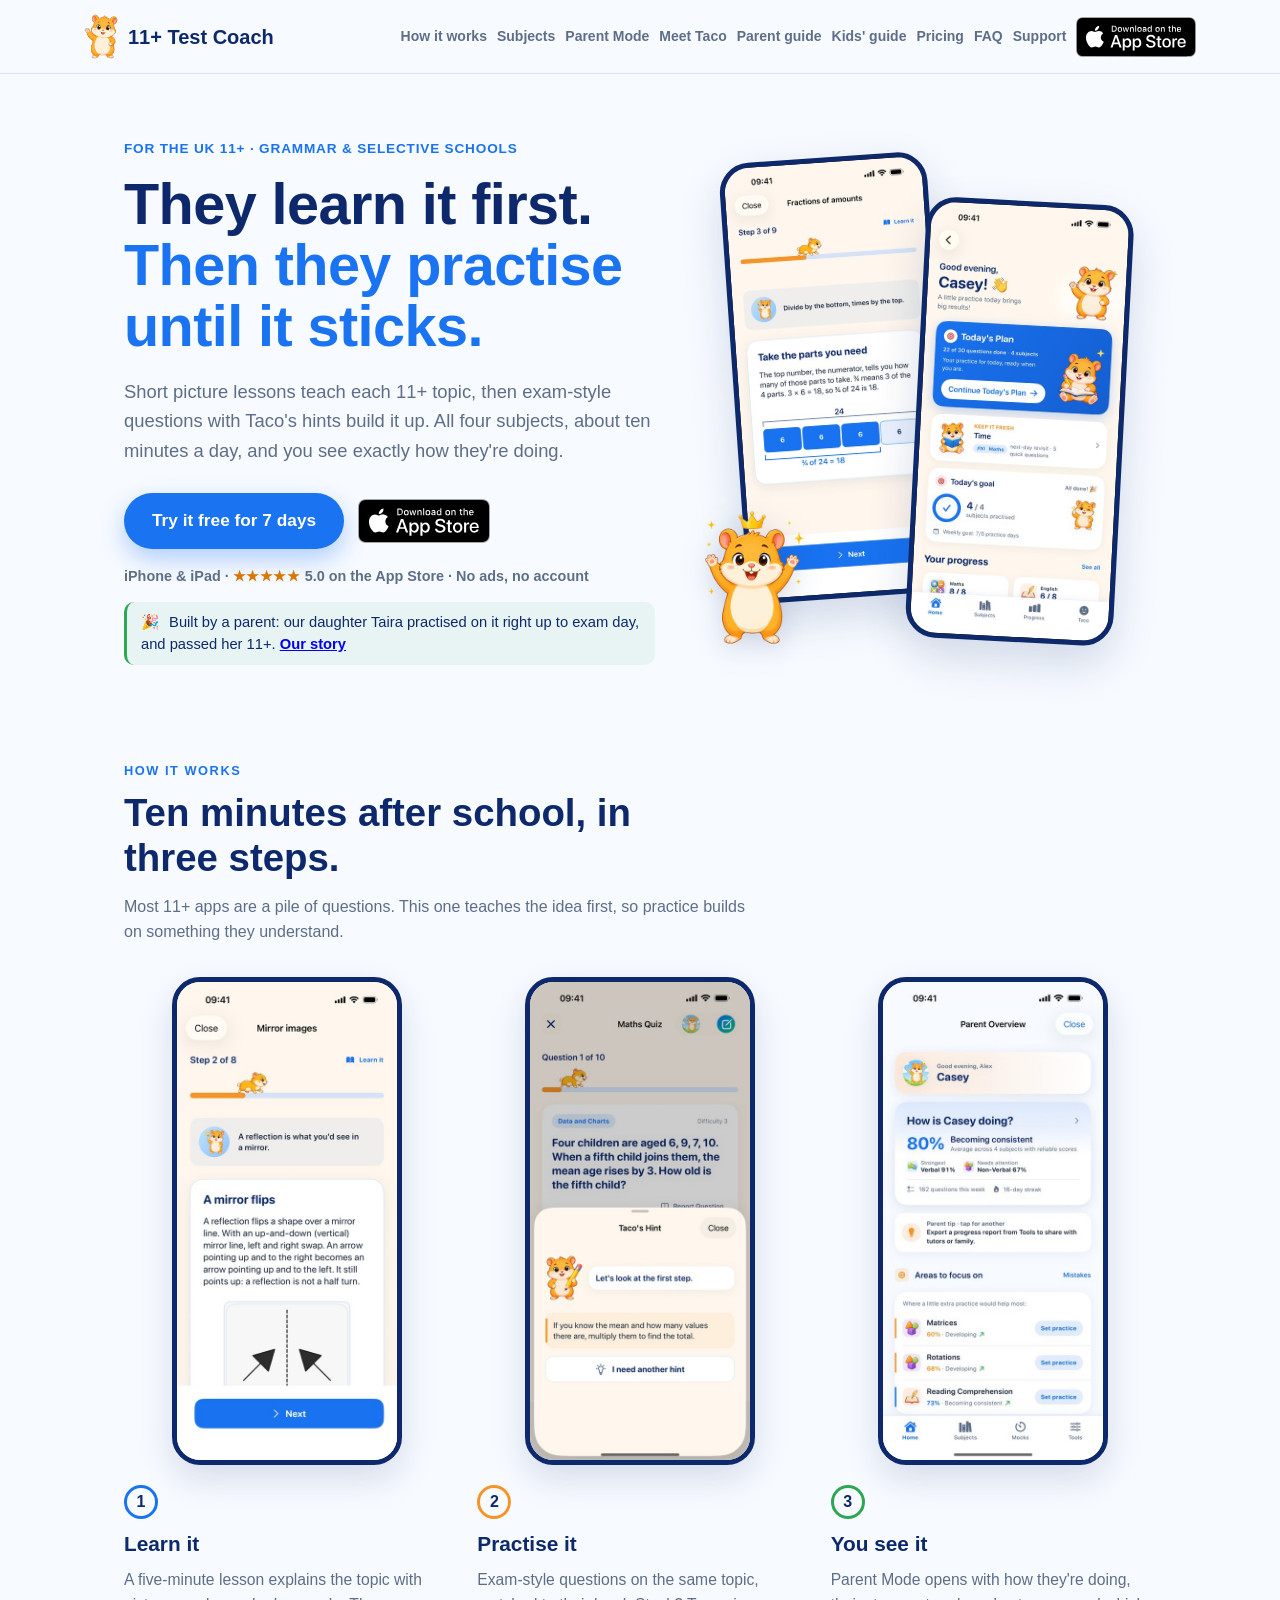
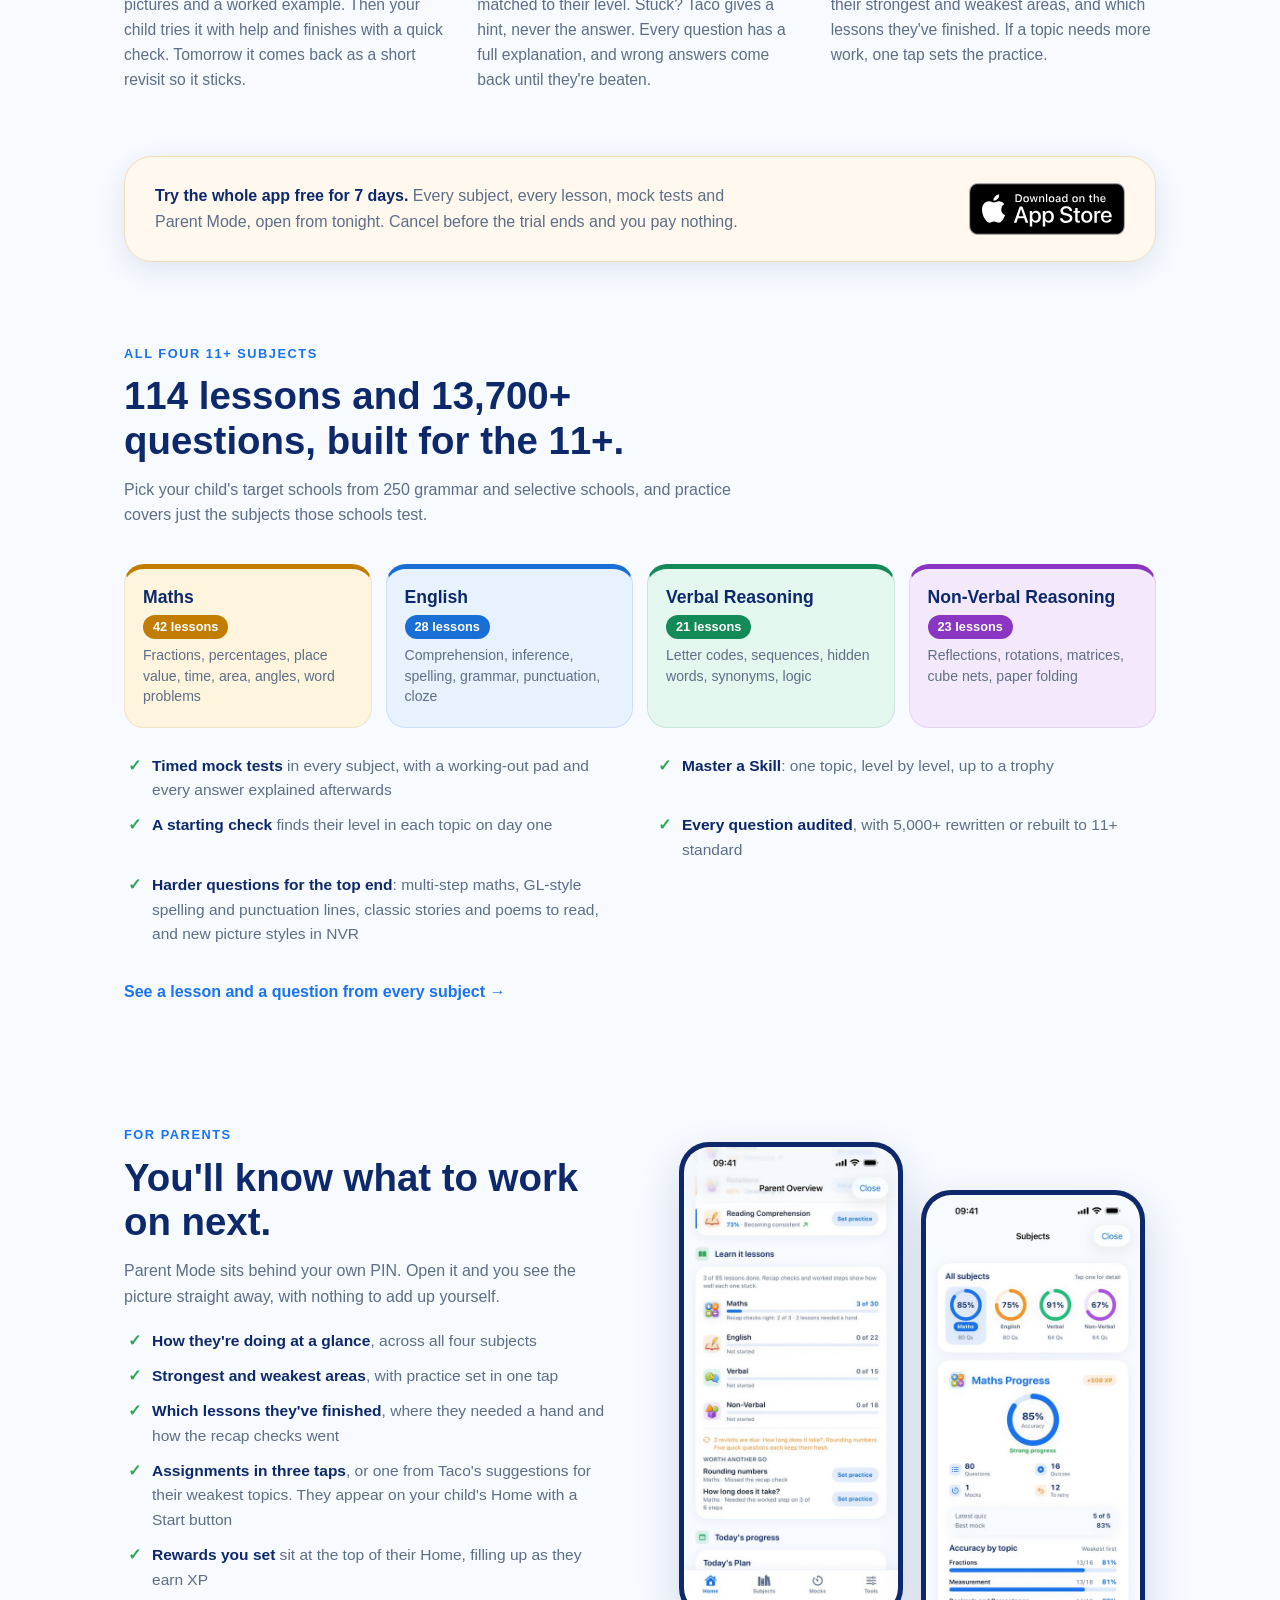
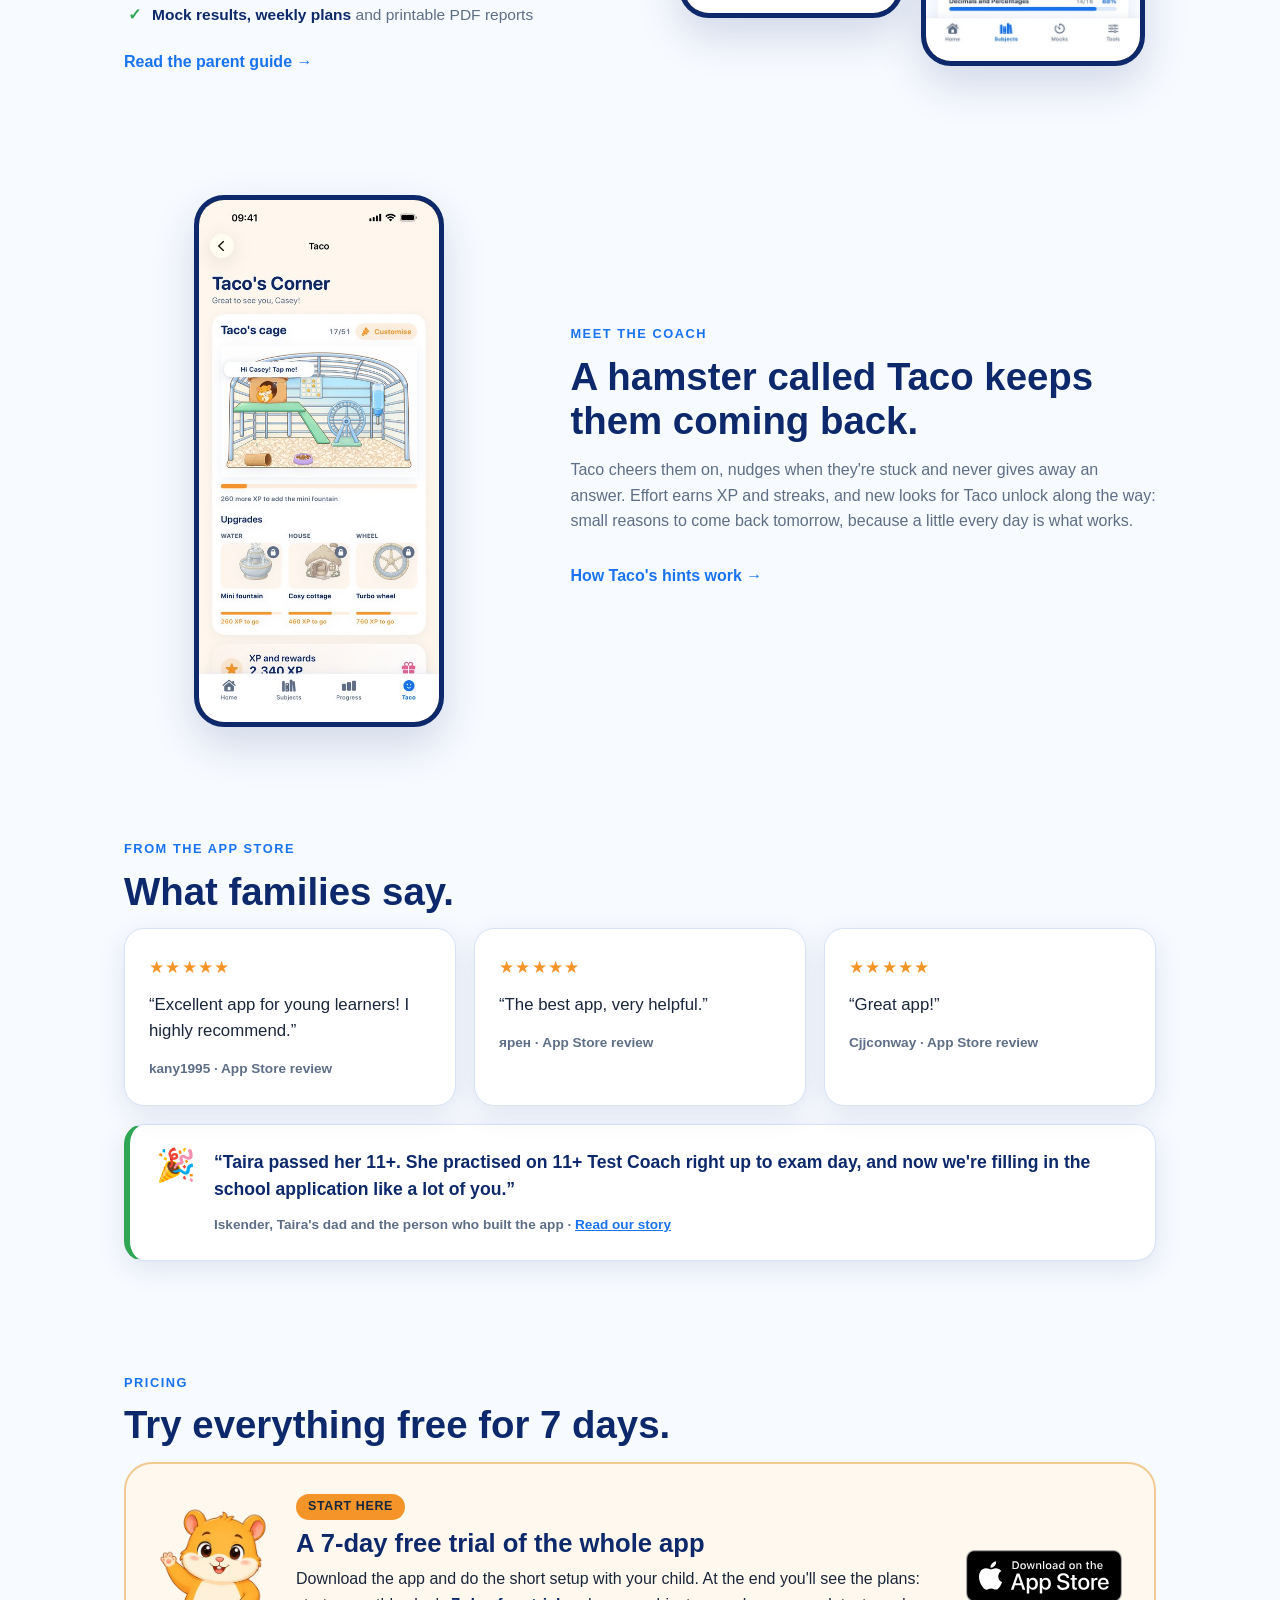
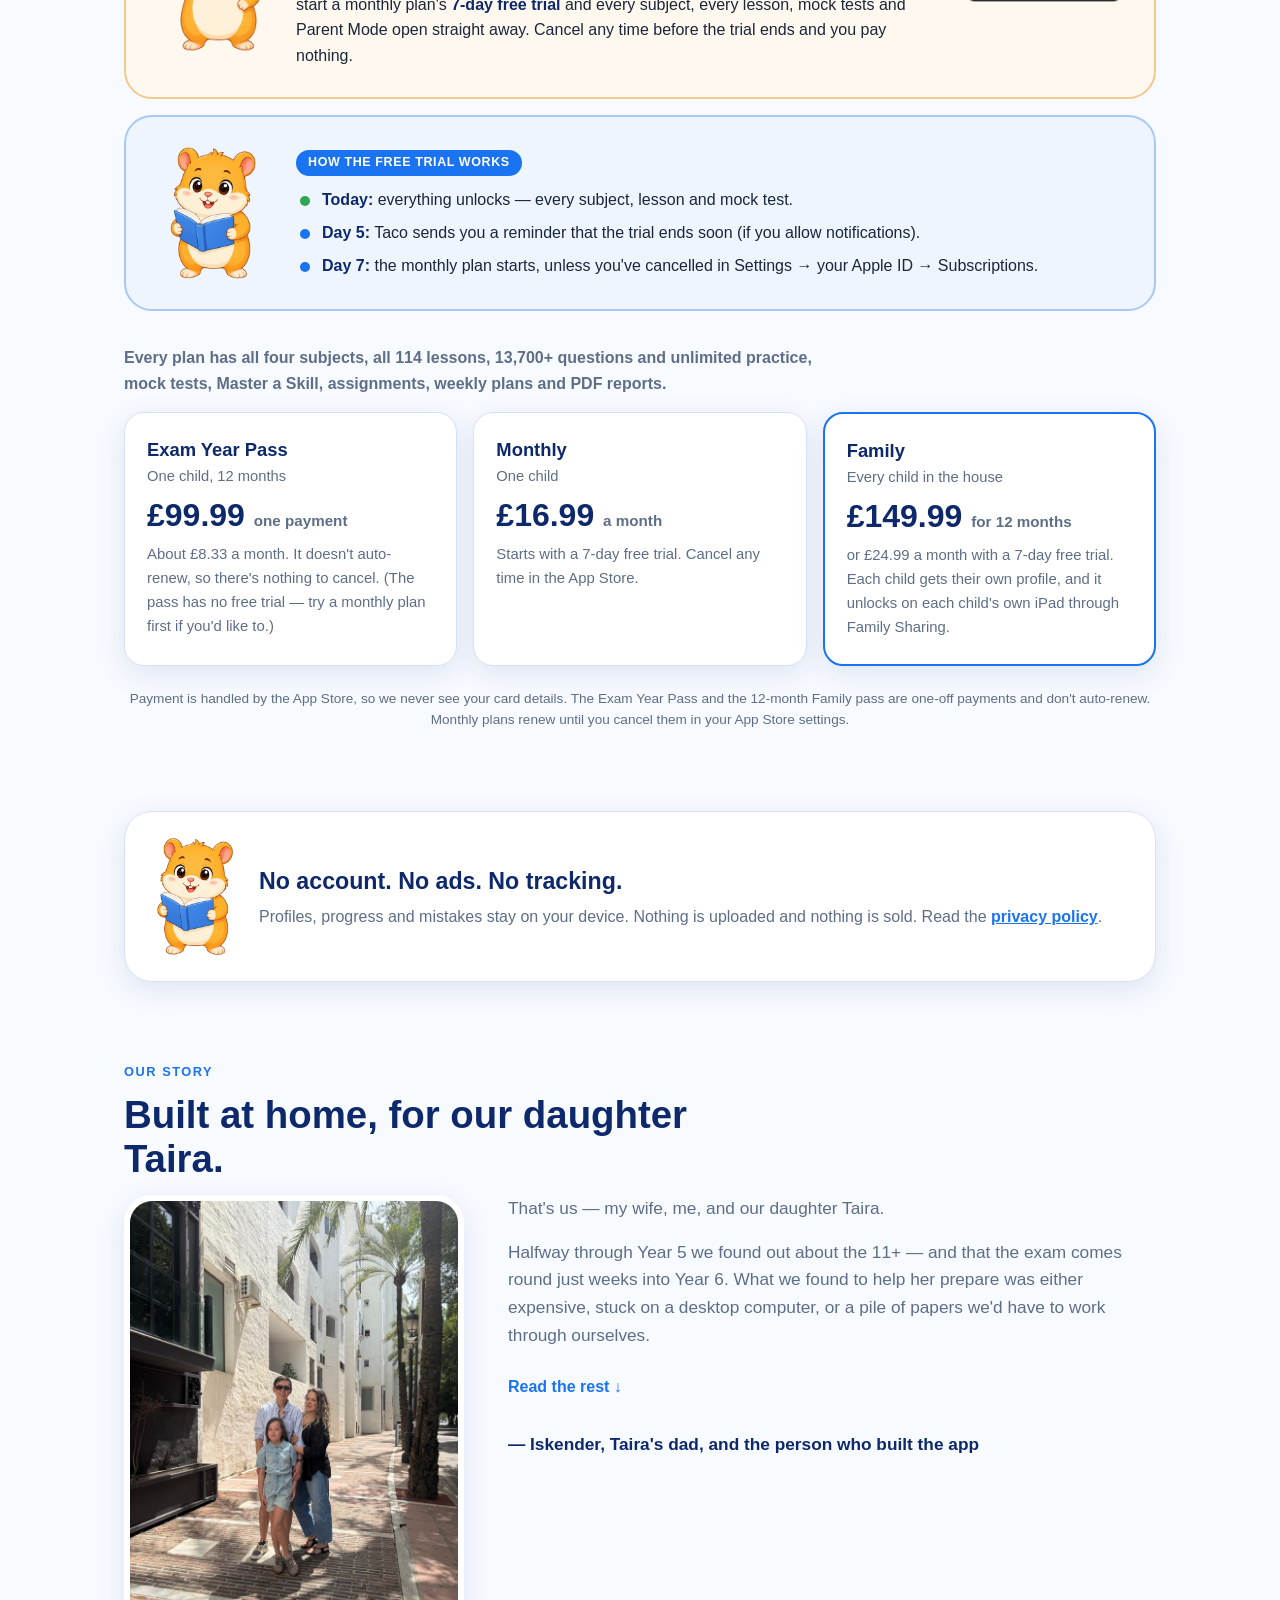
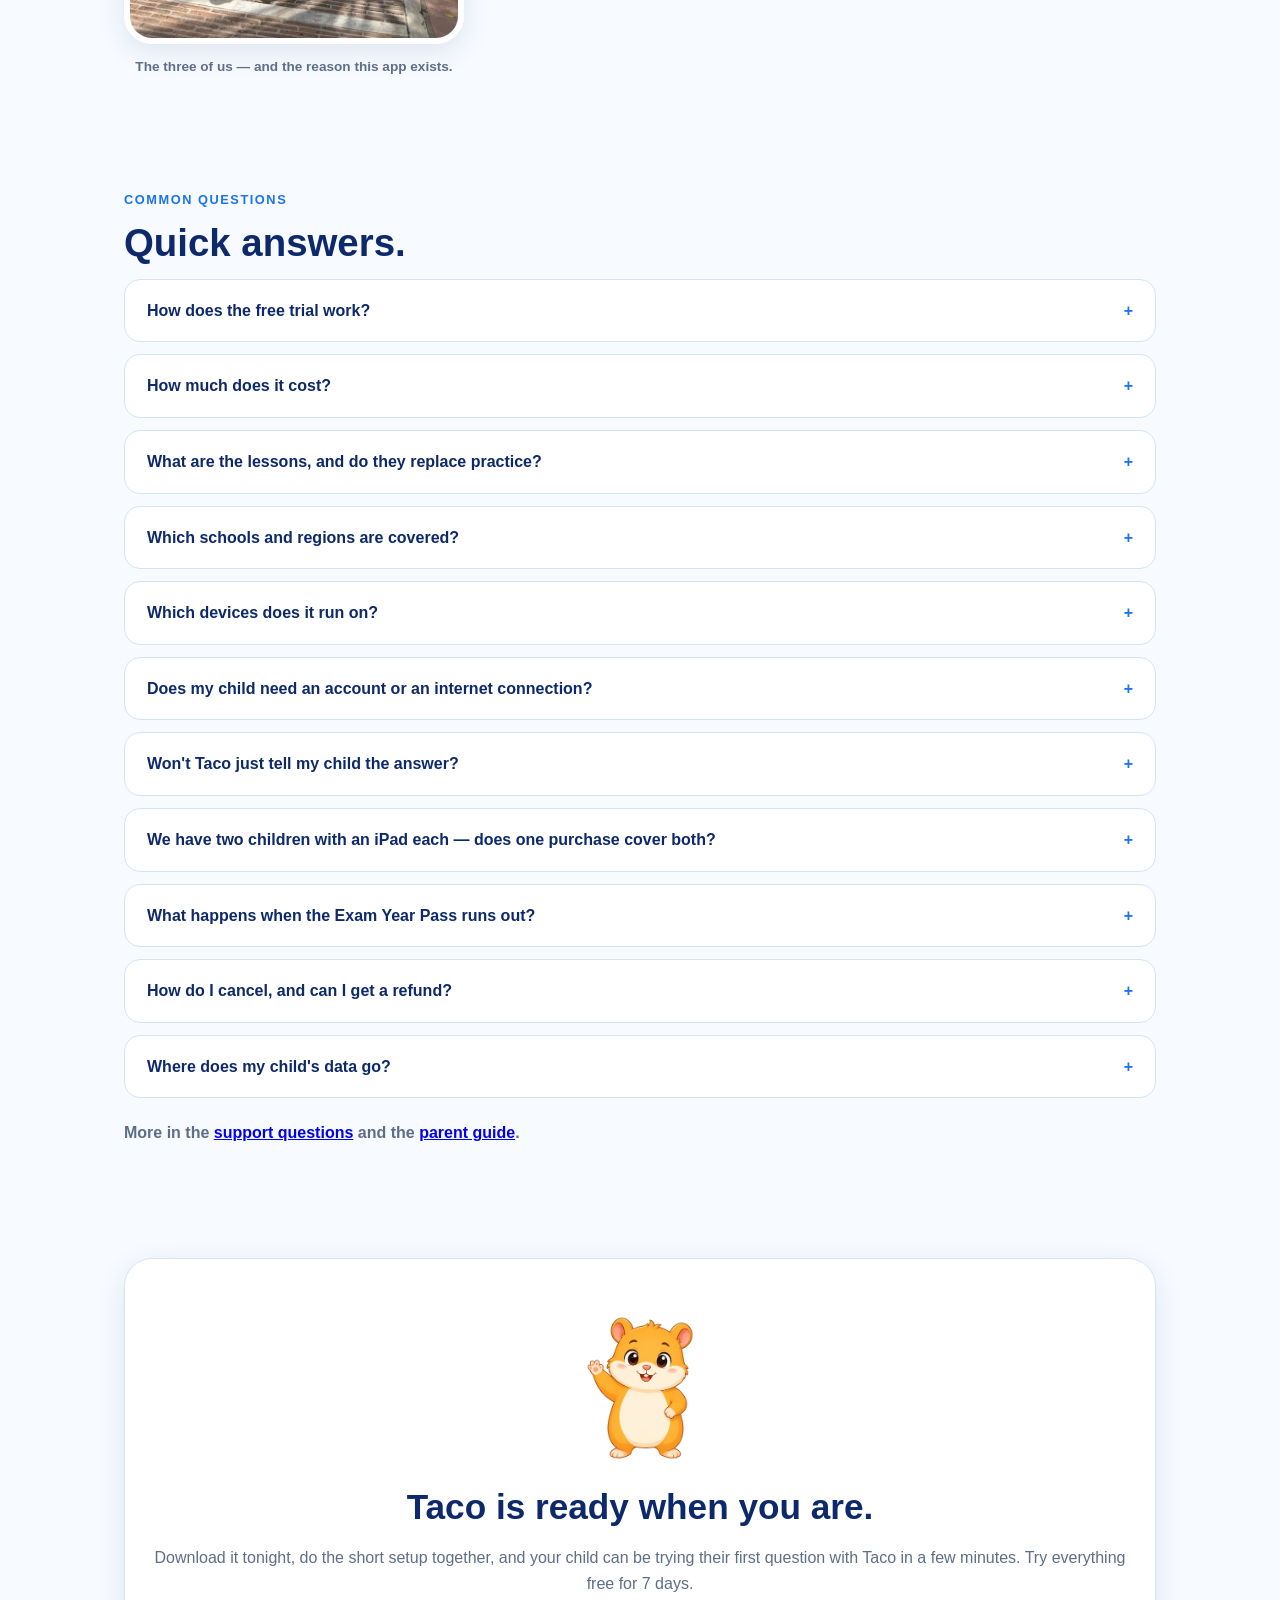
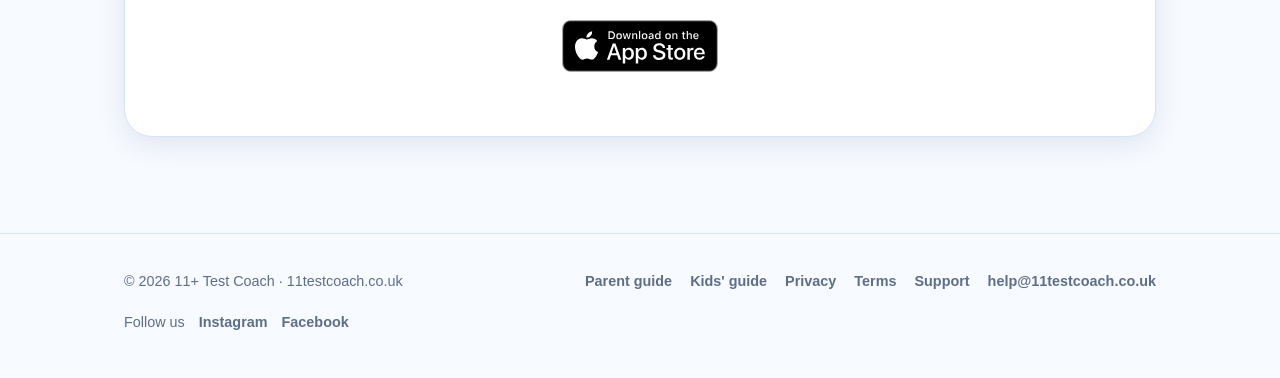
<file: index.html>
<!DOCTYPE html>
<html lang="en-GB">
<head>
<meta charset="utf-8">
<meta name="viewport" content="width=device-width, initial-scale=1">
<title>11+ Test Coach — 11+ lessons and practice for iPhone and iPad</title>
<meta name="description" content="Short lessons teach each 11+ topic first, then 13,700+ exam-style questions with hints build it up. Maths, English, Verbal and Non-Verbal Reasoning on iPhone and iPad. Try everything free for 7 days.">
<link rel="stylesheet" href="/style.css">
<link rel="icon" href="/assets/favicon-96.png" type="image/png">
<meta name="theme-color" content="#F7FAFF">
<link rel="canonical" href="https://11testcoach.co.uk/">
<meta property="og:title" content="11+ Test Coach — taught first, then practised">
<meta property="og:description" content="114 short lessons and 13,700+ exam-style questions across all four 11+ subjects, with a hamster coach called Taco. Try everything free for 7 days. No ads, no account, no tracking.">
<meta property="og:image" content="https://11testcoach.co.uk/assets/og-card.png">
<meta property="og:image:width" content="1200">
<meta property="og:image:height" content="630">
<meta property="og:image:alt" content="11+ Test Coach: a lesson screen and the child's home screen next to the headline They learn it first, then they practise">
<meta name="twitter:card" content="summary_large_image">
<meta property="og:url" content="https://11testcoach.co.uk">
<!-- Anonymous visitor counting. No cookies, nothing that identifies a
     reader. Swap this one tag to change provider; analytics.js does not care. -->
<script src="https://cdn.usefathom.com/script.js" data-site="IPBQOBWB" defer></script>
<script src="/analytics.js" defer></script>
</head>
<body class="home">

<header>
  <div class="wrap nav">
    <a class="logo" href="/"><img src="/assets/taco-wave-sm.webp" alt="" width="34" height="45">11+ Test Coach</a>
    <input type="checkbox" id="nav-toggle" class="nav-toggle">
    <label for="nav-toggle" class="nav-burger"><span class="nav-burger-bars"><span></span><span></span><span></span></span><span class="nav-burger-open">Menu</span><span class="nav-burger-close">Close</span></label>
    <nav class="nav-links">
    <a class="link" href="/#how">How it works</a>
    <a class="link" href="/subjects/">Subjects</a>
    <a class="link" href="/#parents">Parent Mode</a>
    <a class="link" href="/taco/">Meet Taco</a>
    <a class="link" href="/guide/">Parent guide</a>
    <a class="link" href="/kids/">Kids' guide</a>
    <a class="link" href="/#pricing">Pricing</a>
    <a class="link" href="/#faq">FAQ</a>
    <a class="link" href="/support/">Support</a>
    <a class="store-badge" href="https://apps.apple.com/app/apple-store/id6782715811?pt=128520847&amp;ct=web&amp;mt=8"><img src="/assets/app-store-badge.svg" alt="Download on the App Store" width="120" height="40"></a>
    </nav>
  </div>
  <script>
    // The phone menu is a CSS-only checkbox, so a tapped link would leave
    // it open over the content — close it whenever a menu link is chosen.
    // Closing collapses the header mid-navigation, which can swallow the
    // browser's own anchor scroll, so same-page anchors re-scroll once
    // layout has settled (scroll-margin-top keeps the header clearance).
    document.addEventListener('click', function (event) {
      var link = event.target.closest('.nav-links a');
      if (!link) return;
      document.getElementById('nav-toggle').checked = false;
      var id = (link.hash || '').slice(1);
      if (id && link.pathname === location.pathname) {
        var target = document.getElementById(id);
        if (target) requestAnimationFrame(function () { target.scrollIntoView(); });
      }
    });
  </script>
</header>

<main>
  <div class="wrap">

    <!-- Hero. One promise, one button, the real app. Everything that used to
         crowd round the button (tick list, floating stickers, trial small
         print) has gone; the one line under the button carries the offer. -->
    <div class="hero hm-hero">
      <div class="hm-hero-copy">
        <p class="hm-eyebrow"><span class="hm-eyebrow-long">For the </span>UK 11+ · grammar &amp; selective schools</p>
        <h1>They learn it first. <span class="accent">Then they practise until it sticks.</span></h1>
        <p class="hm-lead">Short picture lessons teach each 11+ topic, then exam-style questions with Taco's hints build it up. All four subjects, about ten minutes a day, and you see exactly how they're doing.</p>
        <div class="hero-ctas hm-ctas">
          <a class="hm-get" href="https://apps.apple.com/app/apple-store/id6782715811?pt=128520847&amp;ct=web&amp;mt=8">Try it free for 7 days</a>
          <a class="store-badge hm-badge" href="https://apps.apple.com/app/apple-store/id6782715811?pt=128520847&amp;ct=web&amp;mt=8"><img src="/assets/app-store-badge.svg" alt="Download on the App Store" width="132" height="44"></a>
        </div>
        <p class="hm-small"><span class="nw">iPhone &amp; iPad</span> · <span class="nw"><span class="hm-stars" aria-hidden="true">★★★★★</span> 5.0 on the App&nbsp;Store</span> · <span class="nw">No ads, no account</span></p>
        <p class="hm-proof"><span aria-hidden="true">🎉</span> Built by a parent: our daughter Taira practised on it right up to exam day, and passed her 11+. <a href="#story">Our story</a></p>
      </div>
      <div class="hm-hero-art">
        <figure class="hm-phone hm-phone-back">
          <img src="/assets/screens/app-lesson-fractions-sm.jpg" alt="A Learn it lesson, step 3 of 9: Taco says divide by the bottom, times by the top, above a bar model showing three quarters of 24 is 18" width="460" height="1000" fetchpriority="high">
        </figure>
        <figure class="hm-phone hm-phone-front">
          <img src="/assets/screens/app-home-sm.jpg" alt="The child's Home screen: Good evening Casey, Today's Plan with 22 of 30 questions done across four subjects, a next-day lesson revisit and today's goal complete" width="460" height="1000" fetchpriority="high">
        </figure>
        <img class="hm-hero-taco" src="/assets/taco-celebrate-sm.webp" alt="" aria-hidden="true" width="130" height="171">
      </div>
    </div>

    <!-- How an evening works: the whole pitch in three screens. -->
    <section id="how" class="hm-how">
      <p class="kicker">How it works</p>
      <h2 class="section-title">Ten minutes after school, in three steps.</h2>
      <p class="section-sub">Most 11+ apps are a pile of questions. This one teaches the idea first, so practice builds on something they understand.</p>

      <ol class="hm-steps">
        <li class="hm-step">
          <figure class="hm-step-shot"><img src="/assets/screens/app-lesson-nvr-sm.jpg" alt="A Non-Verbal lesson called Mirror images: Taco explains that a reflection is what you'd see in a mirror, with a picture of an arrow flipped across a dashed mirror line" width="460" height="1000" loading="lazy"></figure>
          <div class="hm-step-copy">
            <span class="hm-step-n" style="--c:var(--royal)">1</span>
            <h3>Learn it</h3>
            <p>A five-minute lesson explains the topic with pictures and a worked example. Then your child tries it with help and finishes with a quick check. Tomorrow it comes back as a short revisit so it sticks.</p>
          </div>
        </li>
        <li class="hm-step">
          <figure class="hm-step-shot"><img src="/assets/screens/app-taco-hint-sm.jpg" alt="A maths question about a mean age, with Taco's hint open: let's look at the first step, if you know the mean and how many values there are, multiply them to find the total" width="460" height="1000" loading="lazy"></figure>
          <div class="hm-step-copy">
            <span class="hm-step-n" style="--c:var(--orange)">2</span>
            <h3>Practise it</h3>
            <p>Exam-style questions on the same topic, matched to their level. Stuck? Taco gives a hint, never the answer. Every question has a full explanation, and wrong answers come back until they're beaten.</p>
          </div>
        </li>
        <li class="hm-step">
          <figure class="hm-step-shot"><img src="/assets/screens/app-parent-overview-sm.jpg" alt="Parent Overview: How is Casey doing, 80% and becoming consistent, strongest Verbal 91%, needs attention Non-Verbal 67%, and areas to focus on with Set practice buttons" width="460" height="1000" loading="lazy"></figure>
          <div class="hm-step-copy">
            <span class="hm-step-n" style="--c:var(--green)">3</span>
            <h3>You see it</h3>
            <p>Parent Mode opens with how they're doing, their strongest and weakest areas, and which lessons they've finished. If a topic needs more work, one tap sets the practice.</p>
          </div>
        </li>
      </ol>
    </section>

    <section class="mid-cta">
      <div class="mid-cta-inner hm-mid">
        <p><b>Try the whole app free for 7 days.</b> Every subject, every lesson, mock tests and Parent Mode, open from tonight. Cancel before the trial ends and you pay nothing.</p>
        <a class="store-badge" href="https://apps.apple.com/app/apple-store/id6782715811?pt=128520847&amp;ct=web&amp;mt=8"><img src="/assets/app-store-badge.svg" alt="Download on the App Store" width="156" height="52"></a>
      </div>
    </section>

    <!-- The four subjects, briefly. The deep dive lives on /subjects/. -->
    <section id="subjects" class="hm-subjects">
      <p class="kicker">All four 11+ subjects</p>
      <h2 class="section-title">114 lessons and 13,700+ questions, built for the 11+.</h2>
      <p class="section-sub">Pick your child's target schools from 250 grammar and selective schools, and practice covers just the subjects those schools test.</p>
      <div class="hm-subject-grid">
        <a class="hm-subject" href="/subjects/#maths" style="--c:#C27C00;--bg:#FFF5DE">
          <span class="hm-subject-name">Maths</span>
          <span class="hm-subject-count">42 lessons</span>
          <span class="hm-subject-topics">Fractions, percentages, place value, time, area, angles, word problems</span>
        </a>
        <a class="hm-subject" href="/subjects/#english" style="--c:#1A6FD6;--bg:#E8F2FF">
          <span class="hm-subject-name">English</span>
          <span class="hm-subject-count">28 lessons</span>
          <span class="hm-subject-topics">Comprehension, inference, spelling, grammar, punctuation, cloze</span>
        </a>
        <a class="hm-subject" href="/subjects/#verbal" style="--c:#138A57;--bg:#E4F7EE">
          <span class="hm-subject-name">Verbal Reasoning</span>
          <span class="hm-subject-count">21 lessons</span>
          <span class="hm-subject-topics">Letter codes, sequences, hidden words, synonyms, logic</span>
        </a>
        <a class="hm-subject" href="/subjects/#nonverbal" style="--c:#8A36C2;--bg:#F4E9FC">
          <span class="hm-subject-name">Non-Verbal Reasoning</span>
          <span class="hm-subject-count">23 lessons</span>
          <span class="hm-subject-topics">Reflections, rotations, matrices, cube nets, paper folding</span>
        </a>
      </div>
      <ul class="hm-also">
        <li><b>Timed mock tests</b> in every subject, with a working-out pad and every answer explained afterwards</li>
        <li><b>Master a Skill</b>: one topic, level by level, up to a trophy</li>
        <li><b>A starting check</b> finds their level in each topic on day one</li>
        <li><b>Every question audited</b>, with 5,000+ rewritten or rebuilt to 11+ standard</li>
        <li><b>Harder questions for the top end</b>: multi-step maths, GL-style spelling and punctuation lines, classic stories and poems to read, and new picture styles in NVR</li>
      </ul>
      <p class="hm-more"><a href="/subjects/">See a lesson and a question from every subject →</a></p>
    </section>

    <!-- Parent Mode. -->
    <section id="parents" class="hm-parents">
      <div class="hm-split">
        <div class="hm-split-copy">
          <p class="kicker">For parents</p>
          <h2 class="section-title">You'll know what to work on next.</h2>
          <p class="section-sub">Parent Mode sits behind your own PIN. Open it and you see the picture straight away, with nothing to add up yourself.</p>
          <ul class="hm-ticks">
            <li><b>How they're doing at a glance</b>, across all four subjects</li>
            <li><b>Strongest and weakest areas</b>, with practice set in one tap</li>
            <li><b>Which lessons they've finished</b>, where they needed a hand and how the recap checks went</li>
            <li><b>Assignments in three taps</b>, or one from Taco's suggestions for their weakest topics. They appear on your child's Home with a Start button</li>
            <li><b>Rewards you set</b> sit at the top of their Home, filling up as they earn XP</li>
            <li><b>Mock results, weekly plans</b> and printable PDF reports</li>
          </ul>
          <p><a class="hm-link" href="/guide/">Read the parent guide →</a></p>
        </div>
        <div class="hm-split-art hm-pair">
          <figure class="hm-phone"><img src="/assets/screens/app-parent-lessons-sm.jpg" alt="Parent Mode's Learn it lessons card: 3 of 85 lessons done, Maths 3 of 30 with recap checks right 2 of 3, and two lessons worth another go with Set practice buttons" width="460" height="1000" loading="lazy"></figure>
          <figure class="hm-phone hm-phone-low"><img src="/assets/screens/app-parent-subjects-sm.jpg" alt="Parent Mode's Subjects screen: accuracy rings of 85% Maths, 75% English, 91% Verbal and 67% Non-Verbal, then Maths progress by topic" width="460" height="1000" loading="lazy"></figure>
        </div>
      </div>
    </section>

    <!-- Taco. -->
    <section class="hm-taco">
      <div class="hm-split hm-split-flip">
        <div class="hm-split-art">
          <figure class="hm-phone hm-phone-single"><img src="/assets/screens/app-taco-corner-sm.jpg" alt="Taco's Corner: Taco's cage with 17 of 51 pieces earned, Taco saying Hi Casey tap me, and upgrades to earn with XP such as a mini fountain, a cosy cottage and a turbo wheel" width="460" height="1000" loading="lazy"></figure>
        </div>
        <div class="hm-split-copy">
          <p class="kicker">Meet the coach</p>
          <h2 class="section-title">A hamster called Taco keeps them coming back.</h2>
          <p class="section-sub">Taco cheers them on, nudges when they're stuck and never gives away an answer. Effort earns XP and streaks, and new looks for Taco unlock along the way: small reasons to come back tomorrow, because a little every day is what works.</p>
          <p><a class="hm-link" href="/taco/">How Taco's hints work →</a></p>
        </div>
      </div>
    </section>

    <!-- Real App Store reviews, quoted verbatim, and the founder's own result. -->
    <section id="reviews" class="hm-reviews">
      <p class="kicker">From the App Store</p>
      <h2 class="section-title">What families say.</h2>
      <div class="testimonials hm-quotes">
        <figure class="testimonial">
          <div class="review-stars" role="img" aria-label="5 out of 5 stars">★★★★★</div>
          <blockquote>“Excellent app for young learners! I highly recommend.”</blockquote>
          <figcaption>kany1995 · App Store review</figcaption>
        </figure>
        <figure class="testimonial">
          <div class="review-stars" role="img" aria-label="5 out of 5 stars">★★★★★</div>
          <blockquote>“The best app, very helpful.”</blockquote>
          <figcaption>ярен · App Store review</figcaption>
        </figure>
        <figure class="testimonial">
          <div class="review-stars" role="img" aria-label="5 out of 5 stars">★★★★★</div>
          <blockquote>“Great app!”</blockquote>
          <figcaption>Cjjconway · App Store review</figcaption>
        </figure>
      </div>
      <figure class="founder-result hm-founder">
        <div class="founder-result-badge" aria-hidden="true">🎉</div>
        <div>
          <blockquote>“Taira passed her 11+. She practised on 11+ Test Coach right up to exam day, and now we're filling in the school application like a lot of you.”</blockquote>
          <figcaption>Iskender, Taira's dad and the person who built the app · <a href="#story">Read our story</a></figcaption>
        </div>
      </figure>
    </section>

    <!-- Pricing: the 7-day free trial first (as the app has shown it since 2.6), then three plans in plain words. -->
    <section id="pricing" class="hm-pricing">
      <p class="kicker">Pricing</p>
      <h2 class="section-title">Try everything free for 7 days.</h2>

      <div class="hm-free">
        <img src="/assets/taco-wave-sm.webp" alt="" aria-hidden="true" width="110" height="146" loading="lazy">
        <div class="hm-free-copy">
          <p class="hm-free-tag">Start here</p>
          <h3>A 7-day free trial of the whole app</h3>
          <p>Download the app and do the short setup with your child. At the end you'll see the plans: start a monthly plan's <b>7-day free trial</b> and every subject, every lesson, mock tests and Parent Mode open straight away. Cancel any time before the trial ends and you pay nothing.</p>
        </div>
        <div class="hm-free-cta">
          <a class="store-badge" href="https://apps.apple.com/app/apple-store/id6782715811?pt=128520847&amp;ct=web&amp;mt=8"><img src="/assets/app-store-badge.svg" alt="Download on the App Store" width="156" height="52"></a>
        </div>
      </div>

      <div class="hm-free hm-trial-steps">
        <img src="/assets/taco-reading-sm.webp" alt="" aria-hidden="true" width="90" height="136" loading="lazy">
        <div class="hm-free-copy">
          <p class="hm-free-tag">How the free trial works</p>
          <ol class="hm-timeline">
            <li><b>Today:</b> everything unlocks — every subject, lesson and mock test.</li>
            <li><b>Day 5:</b> Taco sends you a reminder that the trial ends soon (if you allow notifications).</li>
            <li><b>Day 7:</b> the monthly plan starts, unless you've cancelled in Settings → your Apple&nbsp;ID → Subscriptions.</li>
          </ol>
        </div>
      </div>

      <p class="hm-then">Every plan has all four subjects, all 114 lessons, 13,700+ questions and unlimited practice, mock tests, Master a Skill, assignments, weekly plans and PDF reports.</p>

      <div class="hm-plans">
        <div class="hm-plan">
          <h3>Exam Year Pass</h3>
          <p class="hm-plan-who">One child, 12 months</p>
          <p class="hm-price">£99.99 <span>one payment</span></p>
          <p class="hm-plan-note">About £8.33 a month. It doesn't auto-renew, so there's nothing to cancel. (The pass has no free trial — try a monthly plan first if you'd like to.)</p>
        </div>
        <div class="hm-plan">
          <h3>Monthly</h3>
          <p class="hm-plan-who">One child</p>
          <p class="hm-price">£16.99 <span>a month</span></p>
          <p class="hm-plan-note">Starts with a 7-day free trial. Cancel any time in the App&nbsp;Store.</p>
        </div>
        <div class="hm-plan hm-plan-family">
          <h3>Family</h3>
          <p class="hm-plan-who">Every child in the house</p>
          <p class="hm-price">£149.99 <span>for 12 months</span></p>
          <p class="hm-plan-note">or £24.99 a month with a 7-day free trial. Each child gets their own profile, and it unlocks on each child's own iPad through Family Sharing.</p>
        </div>
      </div>
      <p class="pricing-note">Payment is handled by the App&nbsp;Store, so we never see your card details. The Exam Year Pass and the 12-month Family pass are one-off payments and don't auto-renew. Monthly plans renew until you cancel them in your App&nbsp;Store settings.</p>
    </section>

    <!-- Privacy, one confident line. -->
    <section class="hm-private">
      <div class="hm-private-inner">
        <img src="/assets/taco-reading-sm.webp" alt="" aria-hidden="true" width="90" height="136" loading="lazy">
        <div>
          <h2>No account. No ads. No tracking.</h2>
          <p>Profiles, progress and mistakes stay on your device. Nothing is uploaded and nothing is sold. Read the <a href="/privacy/">privacy policy</a>.</p>
        </div>
      </div>
    </section>

    <section id="story" class="hm-story">
      <p class="kicker">Our story</p>
      <h2 class="section-title">Built at home, for our daughter Taira.</h2>

      <div class="story">
        <figure class="story-photo">
          <img src="/assets/family.jpg" alt="Iskender, his wife and their daughter Taira on a sunny street" width="675" height="900" loading="lazy">
          <figcaption>The three of us — and the reason this app exists.</figcaption>
        </figure>
        <div class="story-copy">
          <p>That's us — my wife, me, and our daughter Taira.</p>
          <p>Halfway through Year 5 we found out about the 11+ — and that the exam comes round just weeks into Year 6. What we found to help her prepare was either expensive, stuck on a desktop computer, or a pile of papers we'd have to work through ourselves.</p>
          <details class="hm-story-more">
            <summary>Read the rest</summary>
            <p>So I built what we needed. Over the past six months I've learned the exams inside out, written and checked every question, and made 11+ Test Coach — first for Taira, then for her friends and their classmates. They've tried every screen and told me, bluntly the way children do, what worked and what didn't.</p>
            <p>Two things mattered most. Practice had to be <b>fun</b>, because a child who enjoys it will do a little every day — and a little every day is what actually works. And <b>Parent Mode</b>, which I'll admit I built for myself: I wanted to open the app and see at a glance how she's doing in each subject, and exactly which weak areas we should work on together.</p>
            <p>Taira sat her 11+ this September, practising on the app right up to exam day — and in October we found out <b>she passed</b>. Since then I've gone back through every question to make the app harder and fairer for the families starting their run-up to next year's exam. I hope it helps your family too.</p>
            <p>You can follow along on <a href="https://www.instagram.com/11testcoach/" target="_blank" rel="noopener">Instagram @11testcoach</a>.</p>
          </details>
          <p class="story-sign">— Iskender, Taira's dad, and the person who built the app</p>
        </div>
      </div>
    </section>

    <section id="faq">
      <p class="kicker">Common questions</p>
      <h2 class="section-title">Quick answers.</h2>
      <div class="faq">
        <details>
          <summary>How does the free trial work?</summary>
          <p>Download the app and go through the short setup: your child's name and school year, their target schools if you know them, one real question to try with Taco's hint, and a Parent PIN. Then tap <b>Next: choose how to start</b> and you'll see the plans. The monthly plans (one child or the whole family) start with a <b>7-day free trial</b>: the whole app opens straight away, Taco reminds you two days before the trial ends, and if you cancel before then you pay nothing. The trial is once per Apple&nbsp;ID.</p>
        </details>
        <details>
          <summary>How much does it cost?</summary>
          <p>The <b>Exam Year Pass</b> is £99.99 as a single payment for 12 months. It does not auto-renew, so there is nothing to cancel. <b>Monthly</b> is £16.99 a month and starts with a 7-day free trial. <b>Family</b> covers every child in the house: £149.99 for 12 months, or £24.99 a month with a 7-day free trial. See <a href="#pricing">pricing</a>.</p>
        </details>
        <details>
          <summary>What are the lessons, and do they replace practice?</summary>
          <p>There are 114 short lessons: 42 Maths, 28 English, 21 Verbal Reasoning and 23 Non-Verbal Reasoning. Each one explains a topic with pictures and a worked example, lets your child try it with help, and ends with a quick check. They don't replace practice, they come before it: you'll find them on Home, before a mission, inside Master a Skill and in the lesson library. A finished lesson comes back the next day as a short revisit.</p>
        </details>
        <details>
          <summary>Which schools and regions are covered?</summary>
          <p>250 grammar and selective schools: grammar schools across England (including Kent), partially selective schools, and Northern Ireland's transfer test schools. Each entry knows which subjects that school tests, so practice stays focused on what your child will actually sit.</p>
        </details>
        <details>
          <summary>Which devices does it run on?</summary>
          <p>iPhone and iPad. The app is designed for both, including iPad layouts in portrait and landscape.</p>
        </details>
        <details>
          <summary>Does my child need an account or an internet connection?</summary>
          <p>No accounts at all, and once installed the app works fully offline. All data stays on the device — see our <a href="/privacy/">privacy policy</a>.</p>
        </details>
        <details>
          <summary>Won't Taco just tell my child the answer?</summary>
          <p>No. Hints point at the method, never the solution, and every hint is checked automatically against its question's correct answer before release — anything that gives the game away is rejected. Taco is also completely silent during timed mock tests, and answering without opening him earns bonus XP. If you'd still rather limit him, Parent Mode offers <b>one clue only</b> or <b>no help at all</b> per child.</p>
        </details>
        <details>
          <summary>We have two children with an iPad each — does one purchase cover both?</summary>
          <p>Yes, with the <b>Family</b> plan. It's enabled for Apple <b>Family Sharing</b>, so one purchase unlocks the app on each child's own iPad, under their own Apple&nbsp;ID, for up to six people in your Apple family group. On the second iPad, install the app and tap <b>Restore purchases</b> if it doesn't unlock straight away. (If both iPads are signed into the same Apple&nbsp;ID, any plan works — Family Sharing is only needed when children have their own.)</p>
          <p>One thing to know: because we don't upload anything, <b>each child's progress lives on their own iPad</b>. Parent Mode on one device shows that device's child, so you'd check each child on their iPad.</p>
        </details>
        <details>
          <summary>What happens when the Exam Year Pass runs out?</summary>
          <p>It stops, and that's it — no charge, no renewal, no email chasing you. You'll see a note in the app if you want to buy another year, and your child's progress stays exactly where it is on the device whether you do or not.</p>
        </details>
        <details>
          <summary>How do I cancel, and can I get a refund?</summary>
          <p>Subscriptions are managed entirely by the App&nbsp;Store: cancel any time in Settings → your Apple&nbsp;ID → Subscriptions, and you keep access until the end of the paid period. If you cancel a monthly plan during its 7-day free trial, you pay nothing. Refunds are handled by Apple at <a href="https://reportaproblem.apple.com" rel="noopener">reportaproblem.apple.com</a>.</p>
        </details>
        <details>
          <summary>Where does my child's data go?</summary>
          <p>Nowhere. Profiles, progress, mistakes and rewards live only on your device — no accounts, no ads, no tracking, no data sold, ever. Payment is handled by the App&nbsp;Store, so we never see payment details either. Full details in the <a href="/privacy/">privacy policy</a>.</p>
        </details>
        <p class="faq-more">More in the <a href="/support/#more">support questions</a> and the <a href="/guide/">parent guide</a>.</p>
      </div>
    </section>

    <section id="cta">
      <div class="cta hm-cta">
        <img src="/assets/taco-wave-sm.webp" alt="Taco the hamster waving" width="120" height="159" loading="lazy">
        <h2>Taco is ready when you are.</h2>
        <p>Download it tonight, do the short setup together, and your child can be trying their first question with Taco in a few minutes. Try everything free for 7 days.</p>
        <a class="store-badge" href="https://apps.apple.com/app/apple-store/id6782715811?pt=128520847&amp;ct=web&amp;mt=8"><img src="/assets/app-store-badge.svg" alt="Download on the App Store" width="156" height="52"></a>
      </div>
    </section>

  </div>
<a class="sticky-cta" href="https://apps.apple.com/app/apple-store/id6782715811?pt=128520847&amp;ct=web&amp;mt=8" aria-label="Download on the App Store: try everything free for 7 days">
  <img class="sticky-cta-taco" src="/assets/taco-wave-sm.webp" alt="" aria-hidden="true" width="46" height="61">
  <span class="sticky-cta-text"><b>Free for 7 days</b><small>Cancel any time</small></span>
  <span class="sticky-cta-go">Download</span>
</a>

<script>
  // The bar waits until the reader has committed to scrolling. On the home
  // page that means past the hero's own download button, so the two never
  // compete; other pages have no hero button, so a fixed distance stands in.
  // Purely additive: with JS off the bar never appears and every other
  // download link still works.
  (function () {
    var bar = document.querySelector('.sticky-cta');
    if (!bar) return;
    var heroCta = document.querySelector('.hero-ctas');
    function threshold() {
      return heroCta ? heroCta.offsetTop + heroCta.offsetHeight : 320;
    }
    function update() {
      bar.classList.toggle('is-visible', window.scrollY > threshold());
    }
    window.addEventListener('scroll', update, { passive: true });
    window.addEventListener('resize', update);
    update();
  })();
</script>

</main>

<footer>
  <div class="wrap foot">
    <div>© 2026 11+ Test Coach · 11testcoach.co.uk</div>
    <nav>
      <a href="/guide/">Parent guide</a>
      <a href="/kids/">Kids' guide</a>
      <a href="/privacy/">Privacy</a>
      <a href="/terms/">Terms</a>
      <a href="/support/">Support</a>
      <a href="mailto:help@11testcoach.co.uk">help@11testcoach.co.uk</a>
    </nav>
    <div class="foot-social">
      <span>Follow us</span>
      <a href="https://www.instagram.com/11testcoach/" target="_blank" rel="noopener">Instagram</a>
      <a href="https://www.facebook.com/profile.php?id=61593318213469" target="_blank" rel="noopener">Facebook</a>
    </div>
  </div>
</footer>

</body>
</html>
</file>
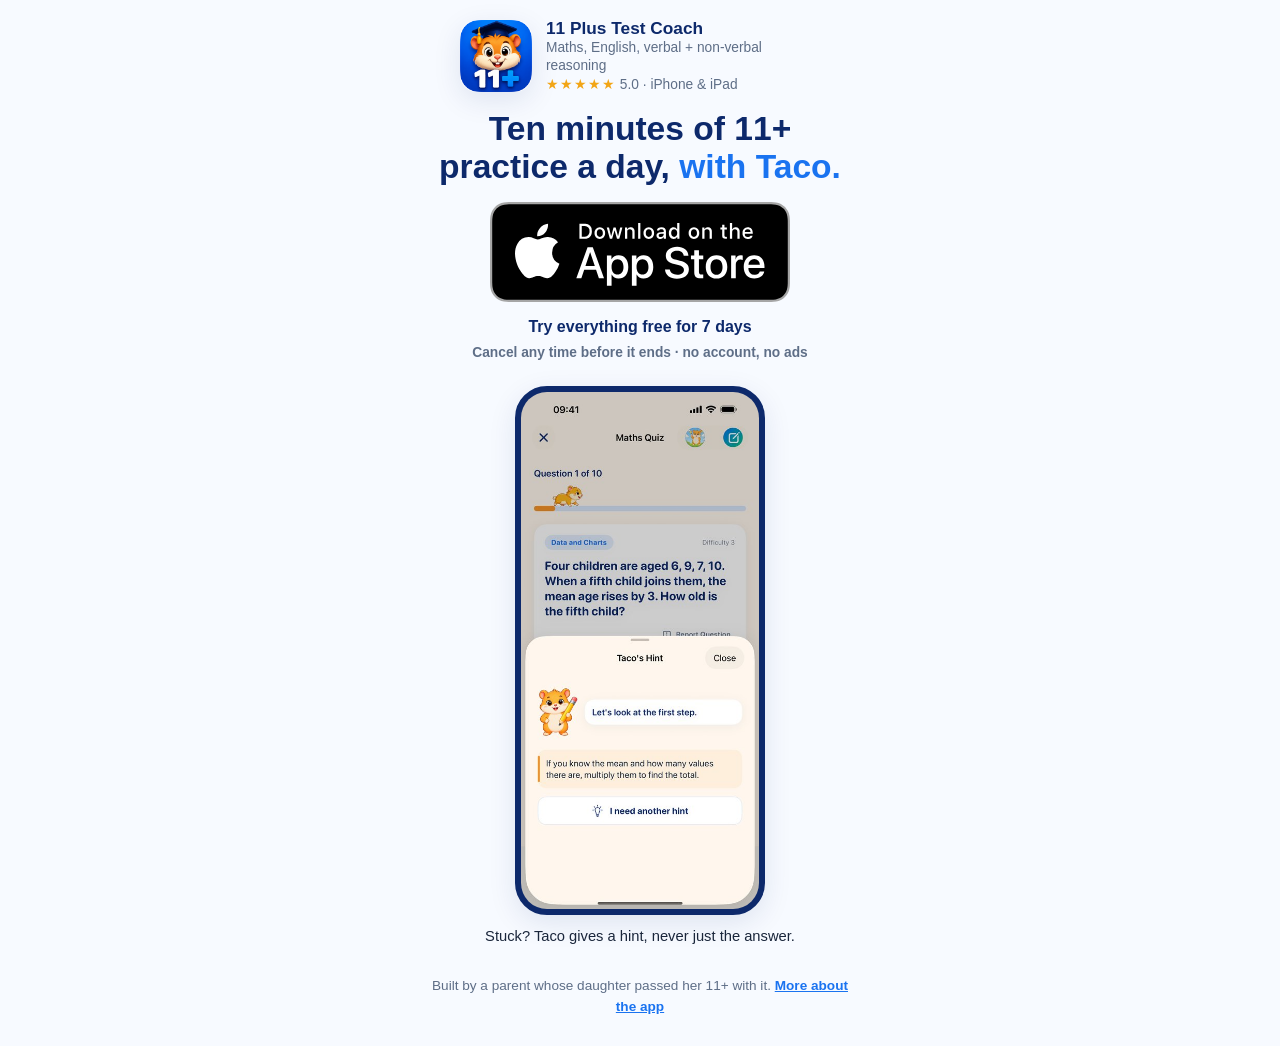
<file: get/index.html>
<!DOCTYPE html>
<html lang="en-GB">
<head>
<meta charset="utf-8">
<meta name="viewport" content="width=device-width, initial-scale=1">
<title>Get 11+ Test Coach — free on iPhone and iPad</title>
<meta name="description" content="Ten minutes of 11+ practice a day: short lessons, 13,700+ exam-style questions and Taco's hints across maths, English, verbal and non-verbal reasoning. Try everything free for 7 days.">
<!-- A landing page for paid ads. Kept out of search so it never competes with the home page. -->
<meta name="robots" content="noindex, follow">
<link rel="stylesheet" href="/style.css">
<link rel="icon" href="/assets/favicon-96.png" type="image/png">
<meta name="theme-color" content="#F7FAFF">
<!-- Canonical must be this page: Fathom records the canonical URL, so pointing it at the
     home page filed every ad visit under "/". -->
<link rel="canonical" href="https://11testcoach.co.uk/get/">
<meta property="og:title" content="11+ Test Coach — ten minutes of 11+ practice a day">
<meta property="og:description" content="114 short lessons and 13,700+ exam-style questions across all four 11+ subjects, with a hamster coach called Taco. Try everything free for 7 days.">
<meta property="og:image" content="https://11testcoach.co.uk/assets/og-card.png">
<meta property="og:image:width" content="1200">
<meta property="og:image:height" content="630">
<meta name="twitter:card" content="summary_large_image">
<meta property="og:url" content="https://11testcoach.co.uk/get/">
<script src="https://cdn.usefathom.com/script.js" data-site="IPBQOBWB" defer></script>
<script src="/analytics.js" defer></script>
<style>
  /* One job: someone tapped an Instagram/Facebook video and wants the app.
     The first screen on a phone is the app, one big App Store button and the
     price, with nothing to scroll or read first. (The long version lost ~90%
     of visitors in a few seconds, 18–21 Nov 2026.) Everything that looks like
     the app is a link to the App Store. */
  body.get-page { background: var(--bg, #F7FAFF); }
  .get { max-width: 460px; margin: 0 auto; padding: 18px 16px 28px; text-align: center; }

  .get-app { display: flex; align-items: center; gap: 14px; text-align: left; text-decoration: none; color: inherit; margin: 0 auto 16px; max-width: 360px; }
  .get-app img { width: 72px; height: 72px; border-radius: 17px; box-shadow: var(--shadow); flex: none; }
  .get-app b { display: block; color: var(--navy); font-size: 1.08rem; line-height: 1.2; }
  .get-app small { display: block; color: #5E6E87; font-size: 0.86rem; line-height: 1.35; }
  .get-app .stars { color: #F2A516; letter-spacing: 1px; }

  .get h1 { font-size: clamp(1.6rem, 7vw, 2.1rem); line-height: 1.12; color: var(--navy); margin: 0 0 16px; }
  .get h1 .accent { color: var(--royal); }

  /* Apple's own badge, big: the thing people expect after tapping "Learn more". */
  .get-badge { display: block; margin: 0 auto; width: 100%; max-width: 300px; }
  .get-badge img { display: block; width: 100%; height: auto; }
  .get-free { margin: 12px 0 0; font-size: 1rem; font-weight: 700; color: var(--navy); }
  .get-free small { display: block; font-weight: 600; font-size: 0.86rem; color: #5E6E87; margin-top: 2px; }

  .get section, .get .hero { padding: 0; margin: 0; min-height: 0; }
  .get-shot { display: block; margin: 22px auto 0; max-width: 250px; border: 6px solid var(--navy); border-radius: 32px; overflow: hidden; background: var(--navy); box-shadow: var(--shadow); }
  .get-shot img { display: block; width: 100%; height: auto; }
  .get-cap { margin: 10px 0 0; font-size: 0.92rem; color: var(--text); }

  .get-foot { margin: 26px 0 0; font-size: 0.85rem; color: #5E6E87; }
  .get-foot a { color: var(--royal); font-weight: 700; }
</style>
</head>
<body class="get-page">

<main class="get">

  <div class="hero">
    <a class="get-app" href="https://apps.apple.com/app/apple-store/id6782715811?pt=128520847&amp;ct=meta_get&amp;mt=8">
      <img src="/assets/app-icon-240.png" alt="" width="72" height="72" fetchpriority="high">
      <span><b>11 Plus Test Coach</b><small>Maths, English, verbal + non-verbal reasoning</small><small><span class="stars" aria-hidden="true">★★★★★</span> 5.0 · iPhone &amp; iPad</small></span>
    </a>

    <h1>Ten minutes of 11+ practice a day, <span class="accent">with Taco.</span></h1>

    <a class="get-badge" href="https://apps.apple.com/app/apple-store/id6782715811?pt=128520847&amp;ct=meta_get&amp;mt=8"><img src="/assets/app-store-badge.svg" alt="Download on the App Store" width="300" height="100"></a>
    <p class="get-free">Try everything free for 7 days<small>Cancel any time before it ends · no account, no ads</small></p>
  </div>

  <section id="app">
    <a class="get-shot" href="https://apps.apple.com/app/apple-store/id6782715811?pt=128520847&amp;ct=meta_get&amp;mt=8"><img src="/assets/screens/app-taco-hint-sm.jpg" alt="The app: Taco gives a hint on a maths question, never just the answer" width="460" height="1000"></a>
    <p class="get-cap">Stuck? Taco gives a hint, never just the answer.</p>
  </section>

  <p class="get-foot">Built by a parent whose daughter passed her 11+ with it. <a href="/">More about the app</a></p>

</main>

</body>
</html>
</file>
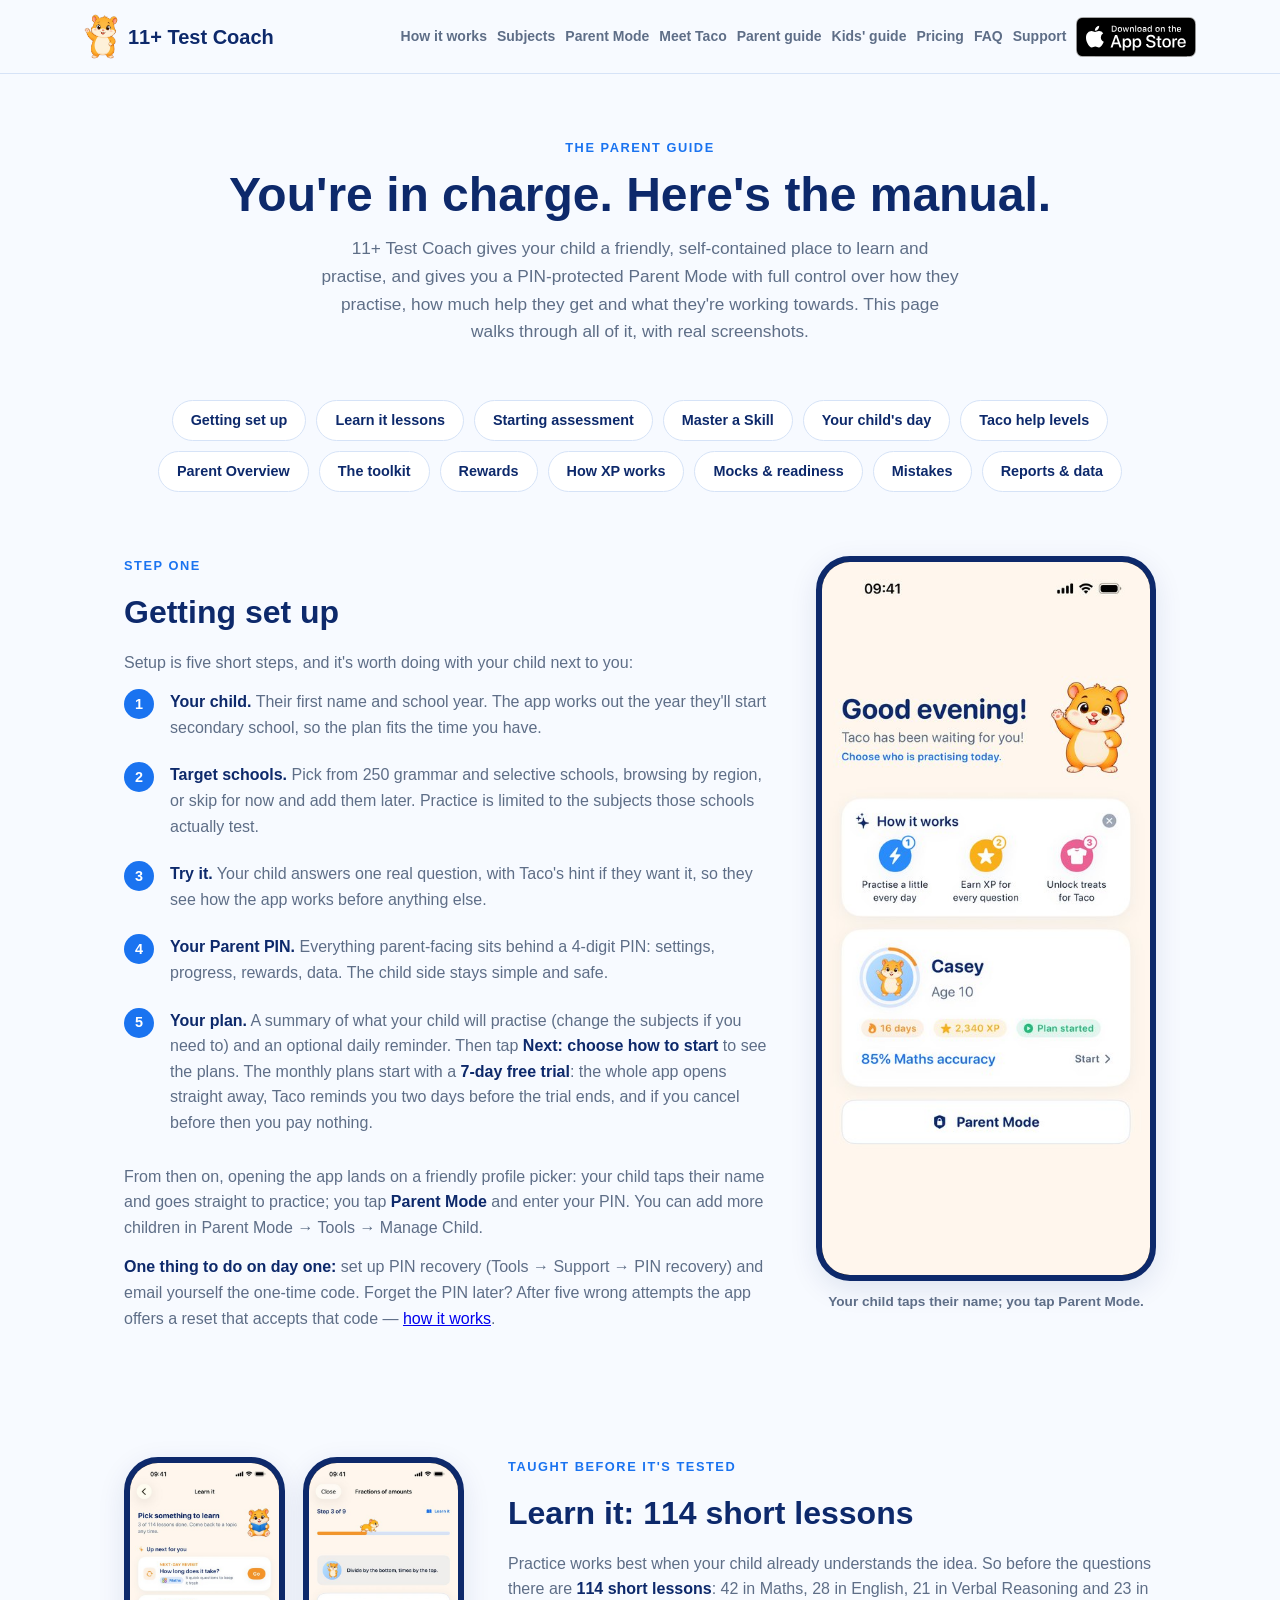
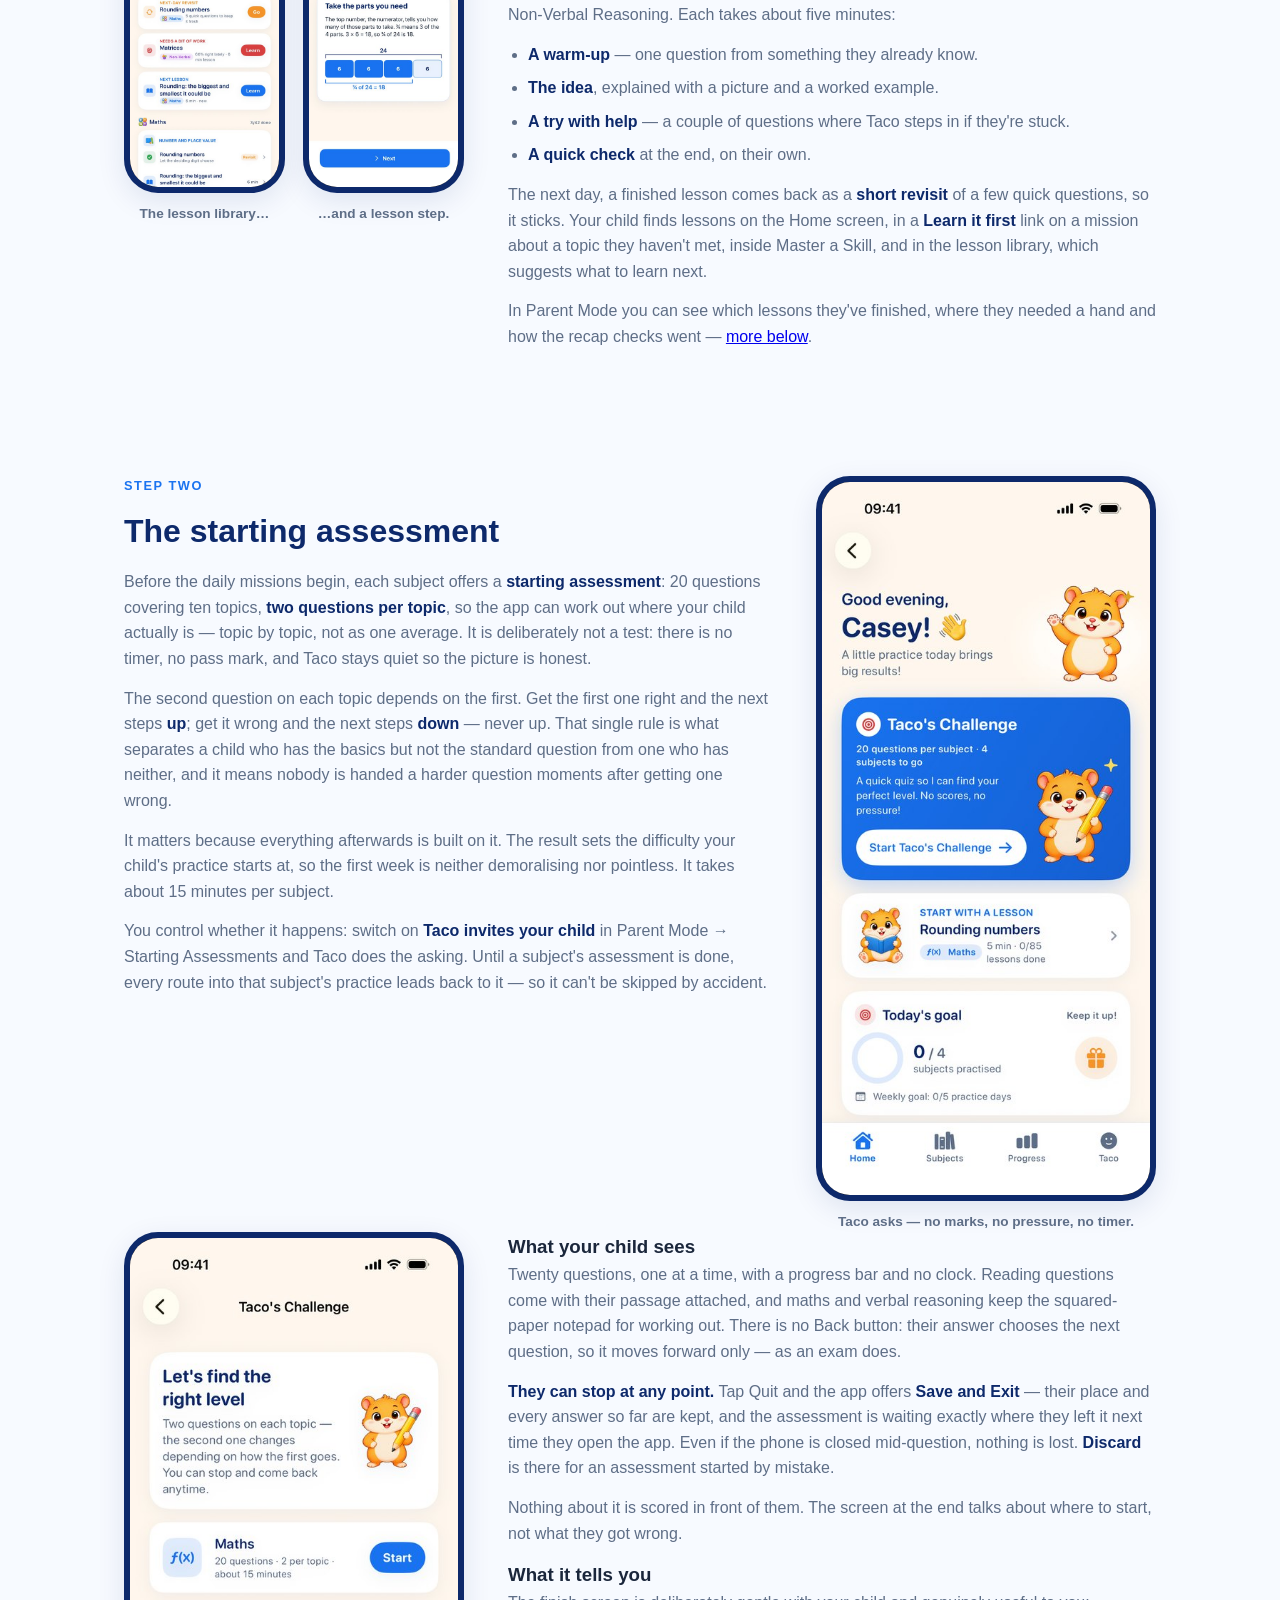
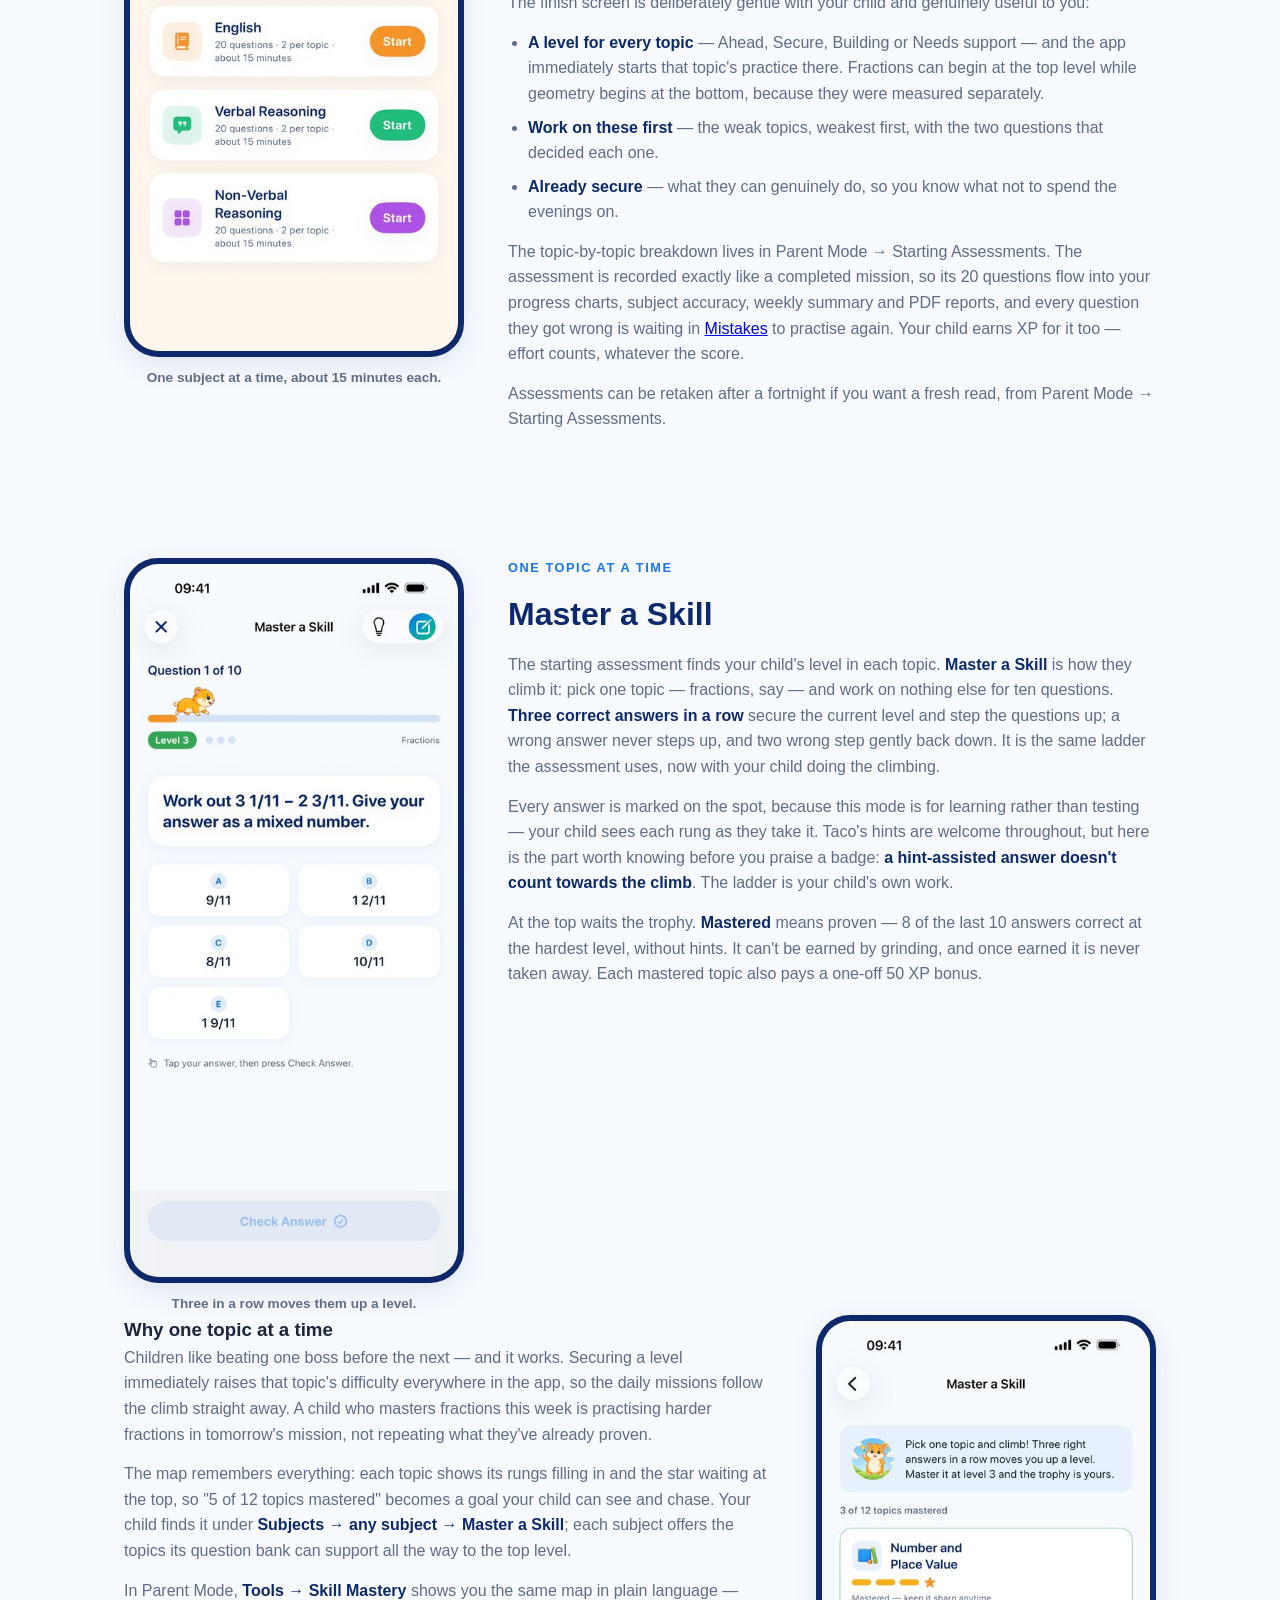
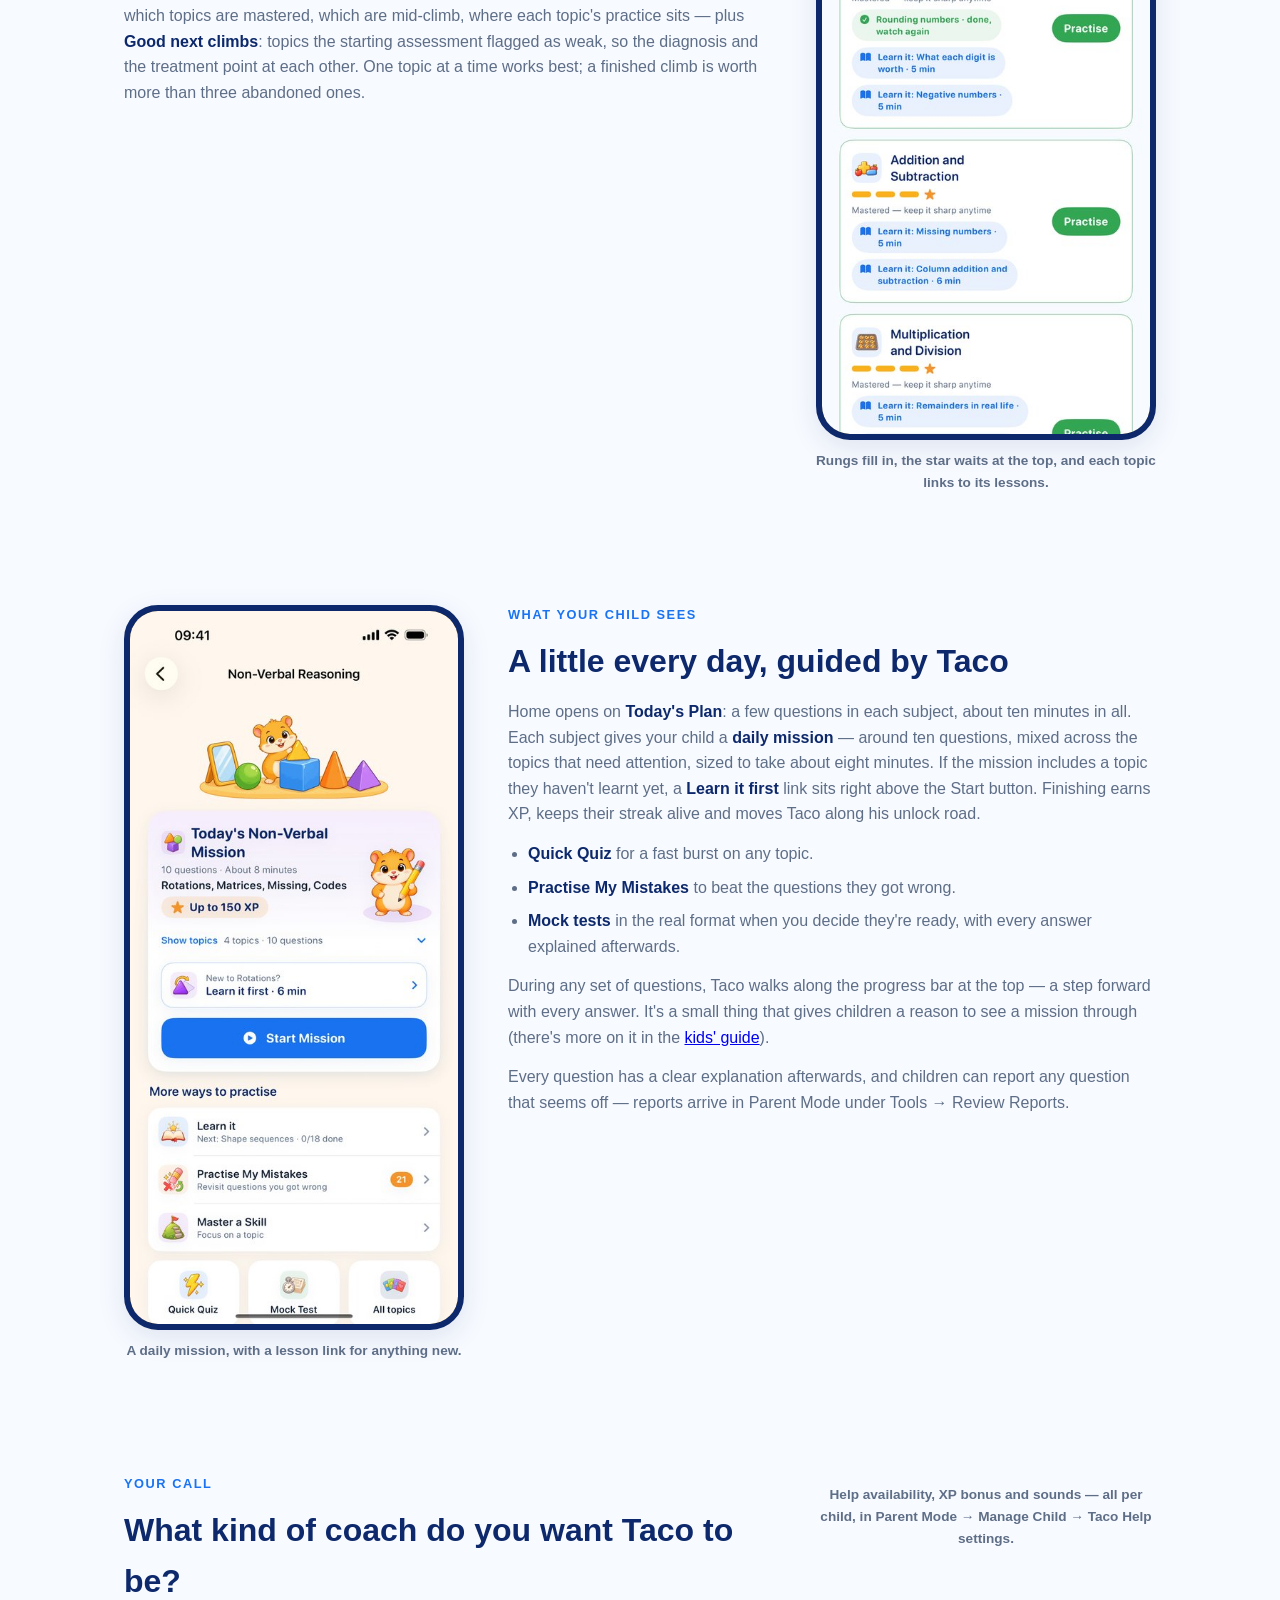
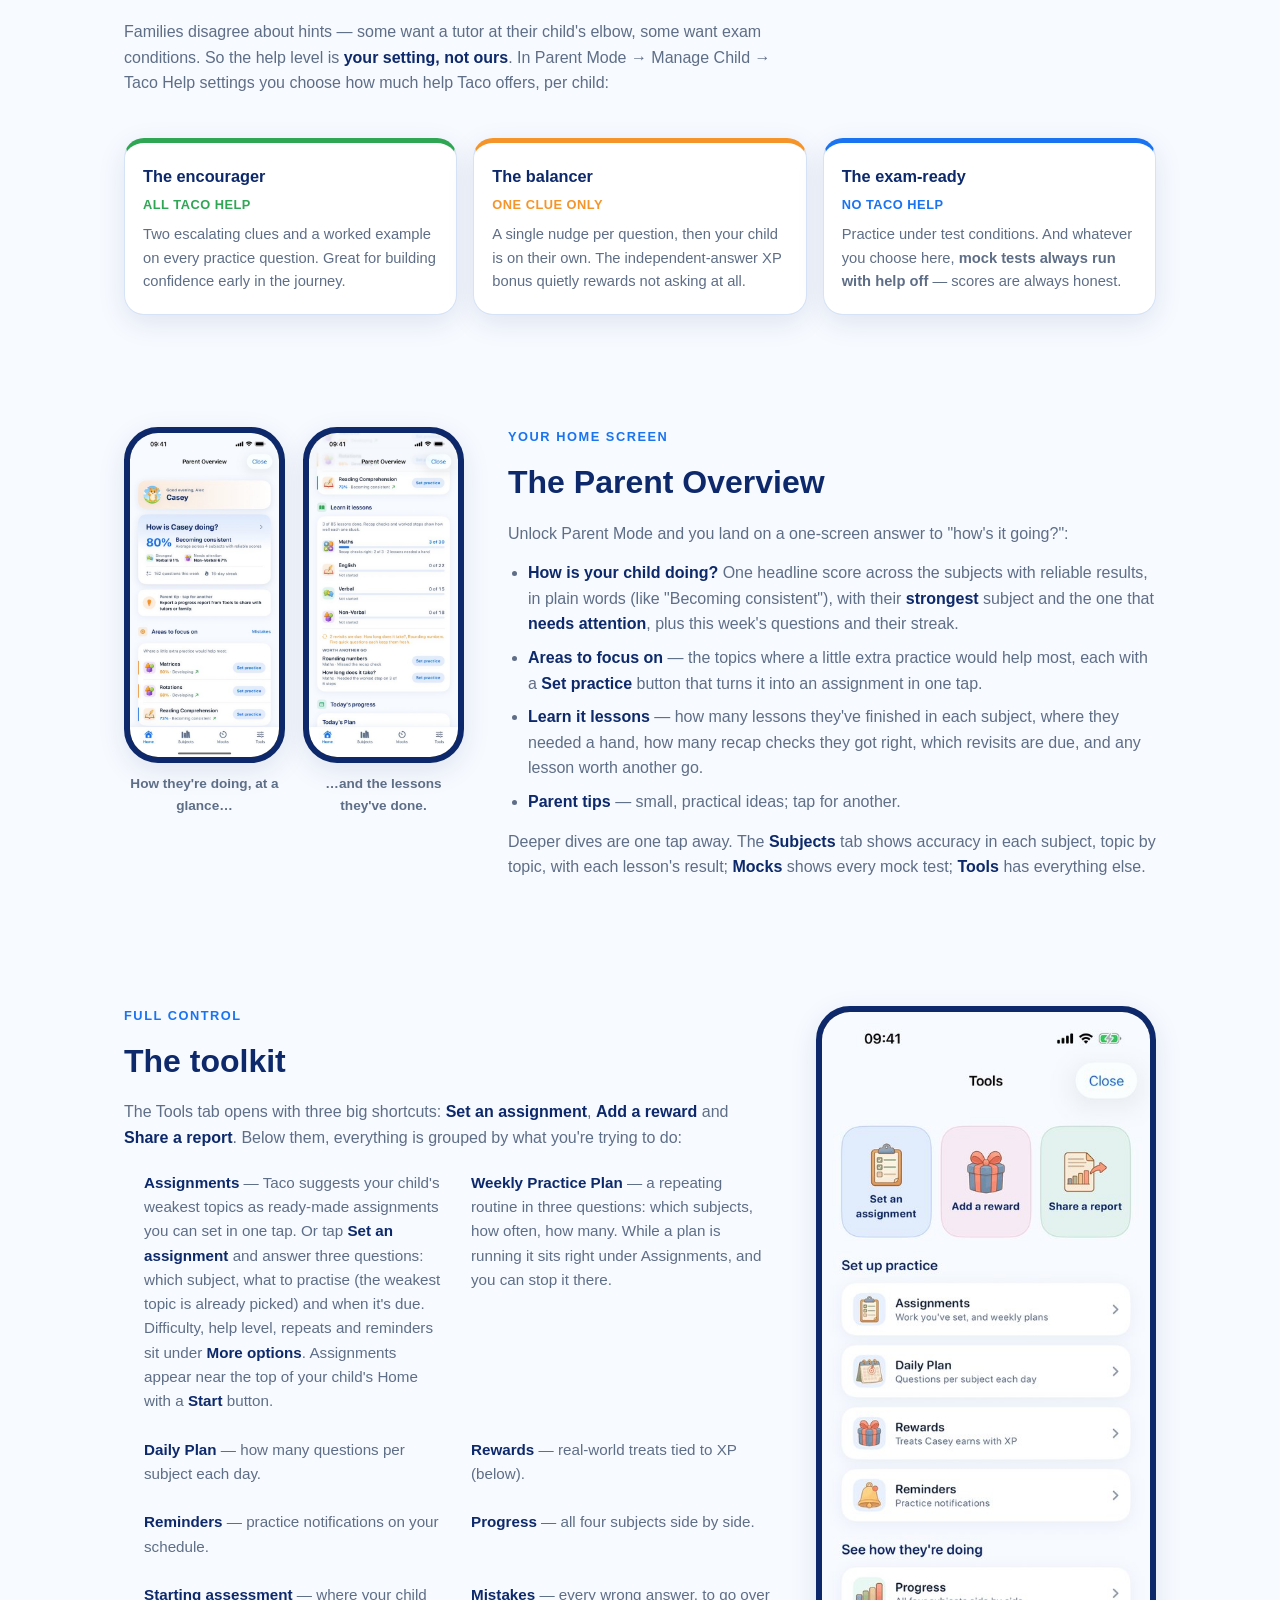
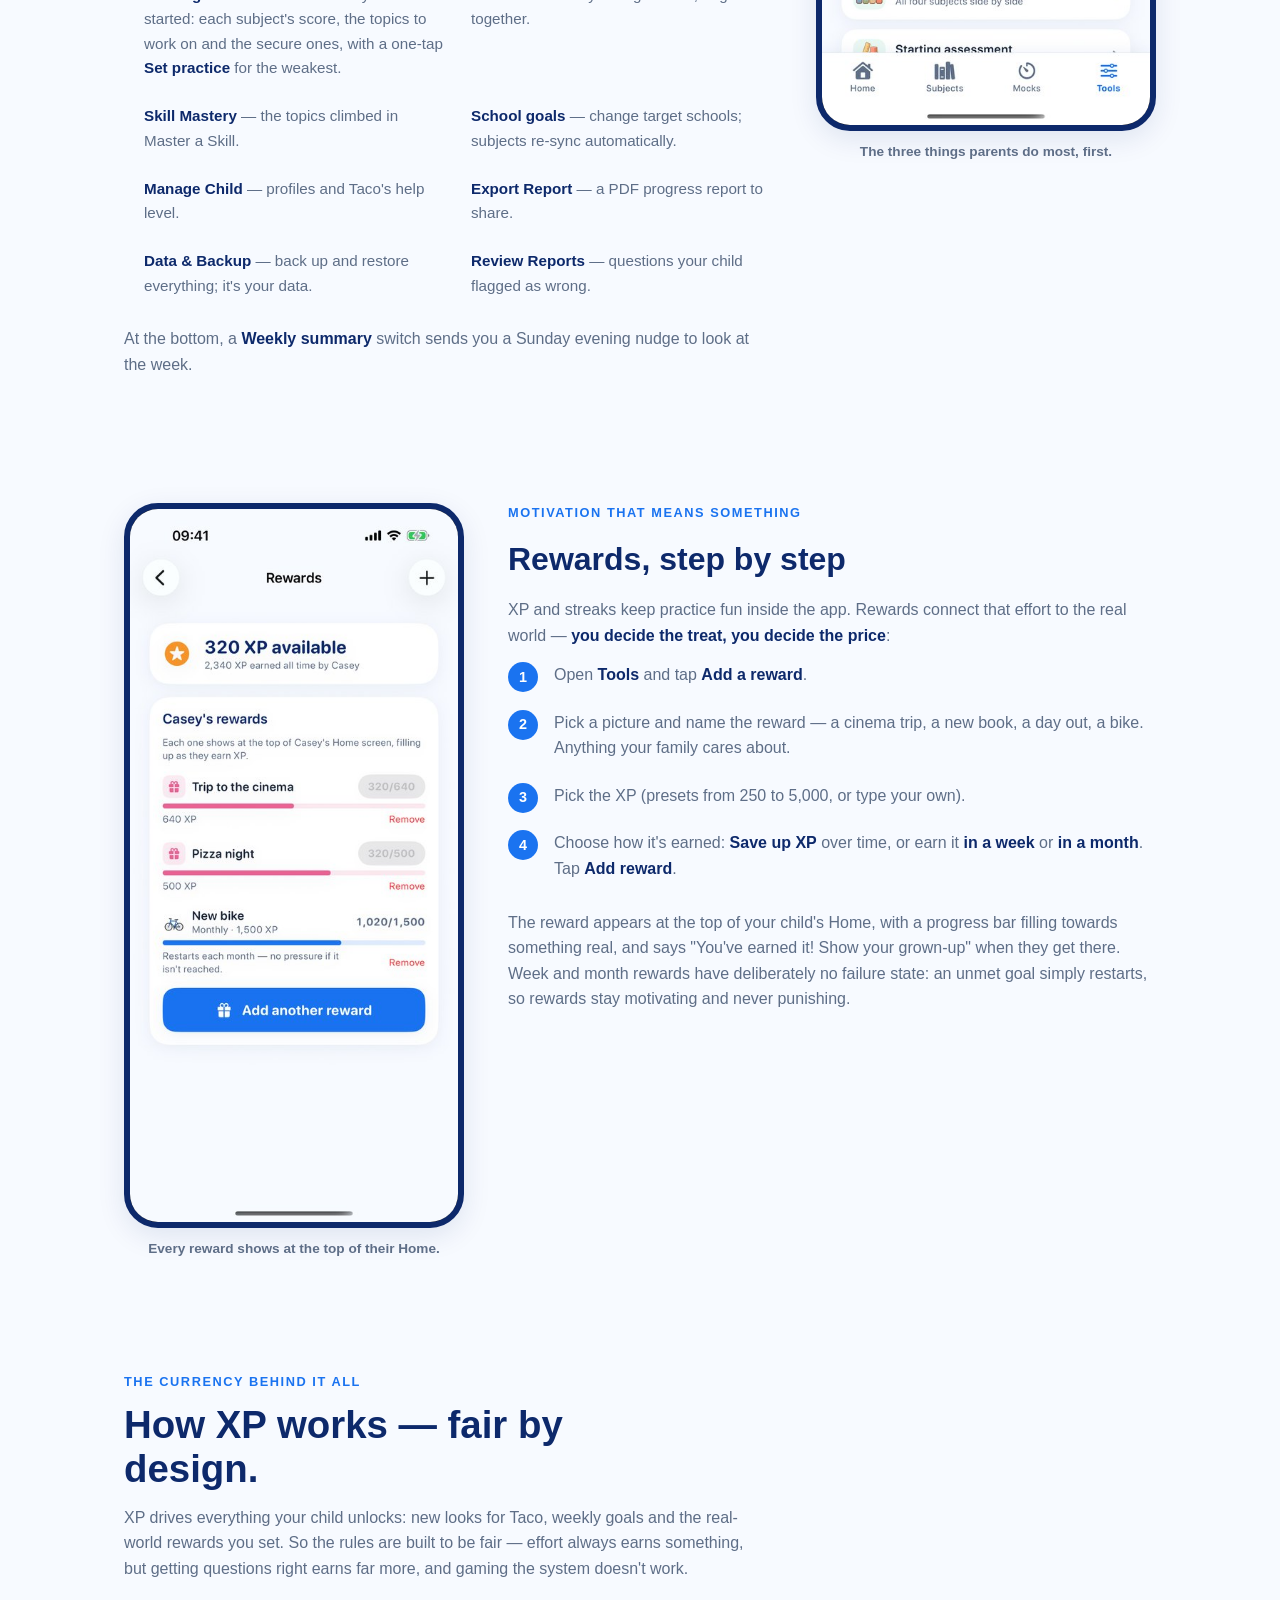
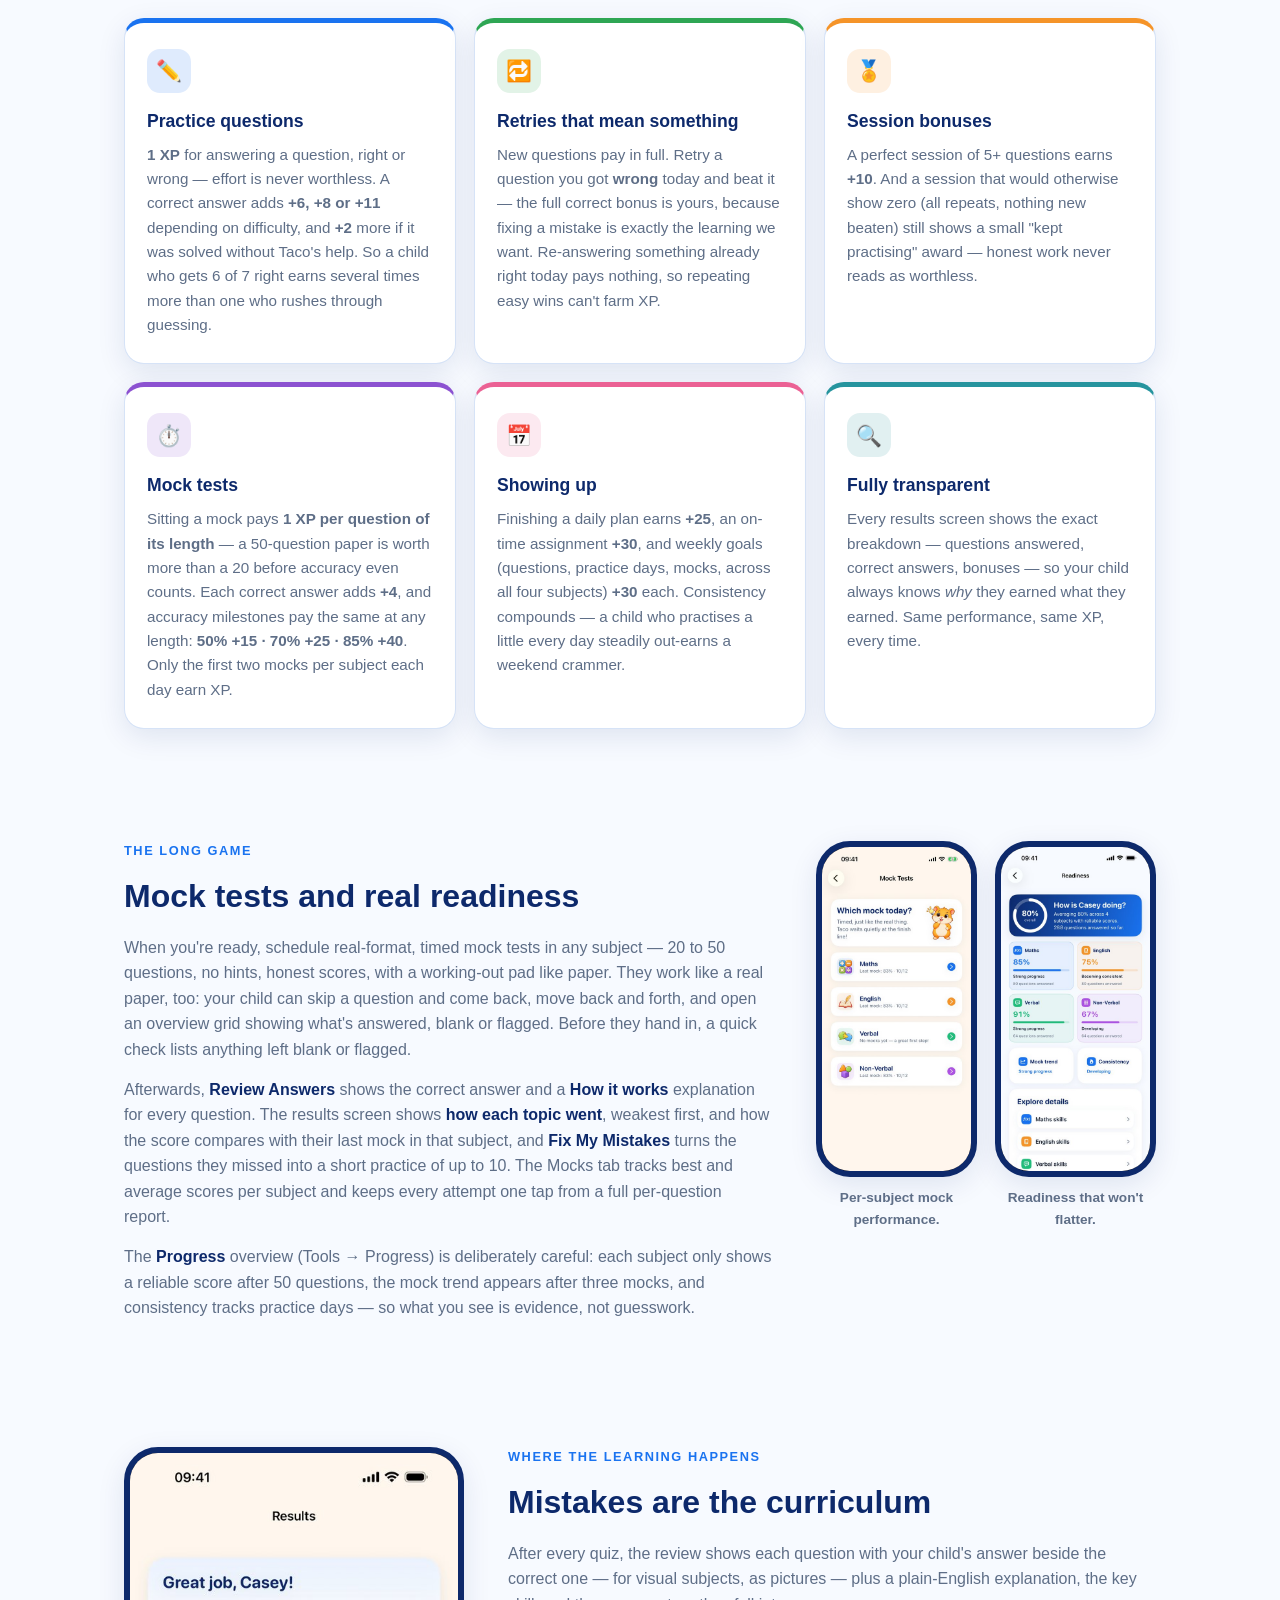
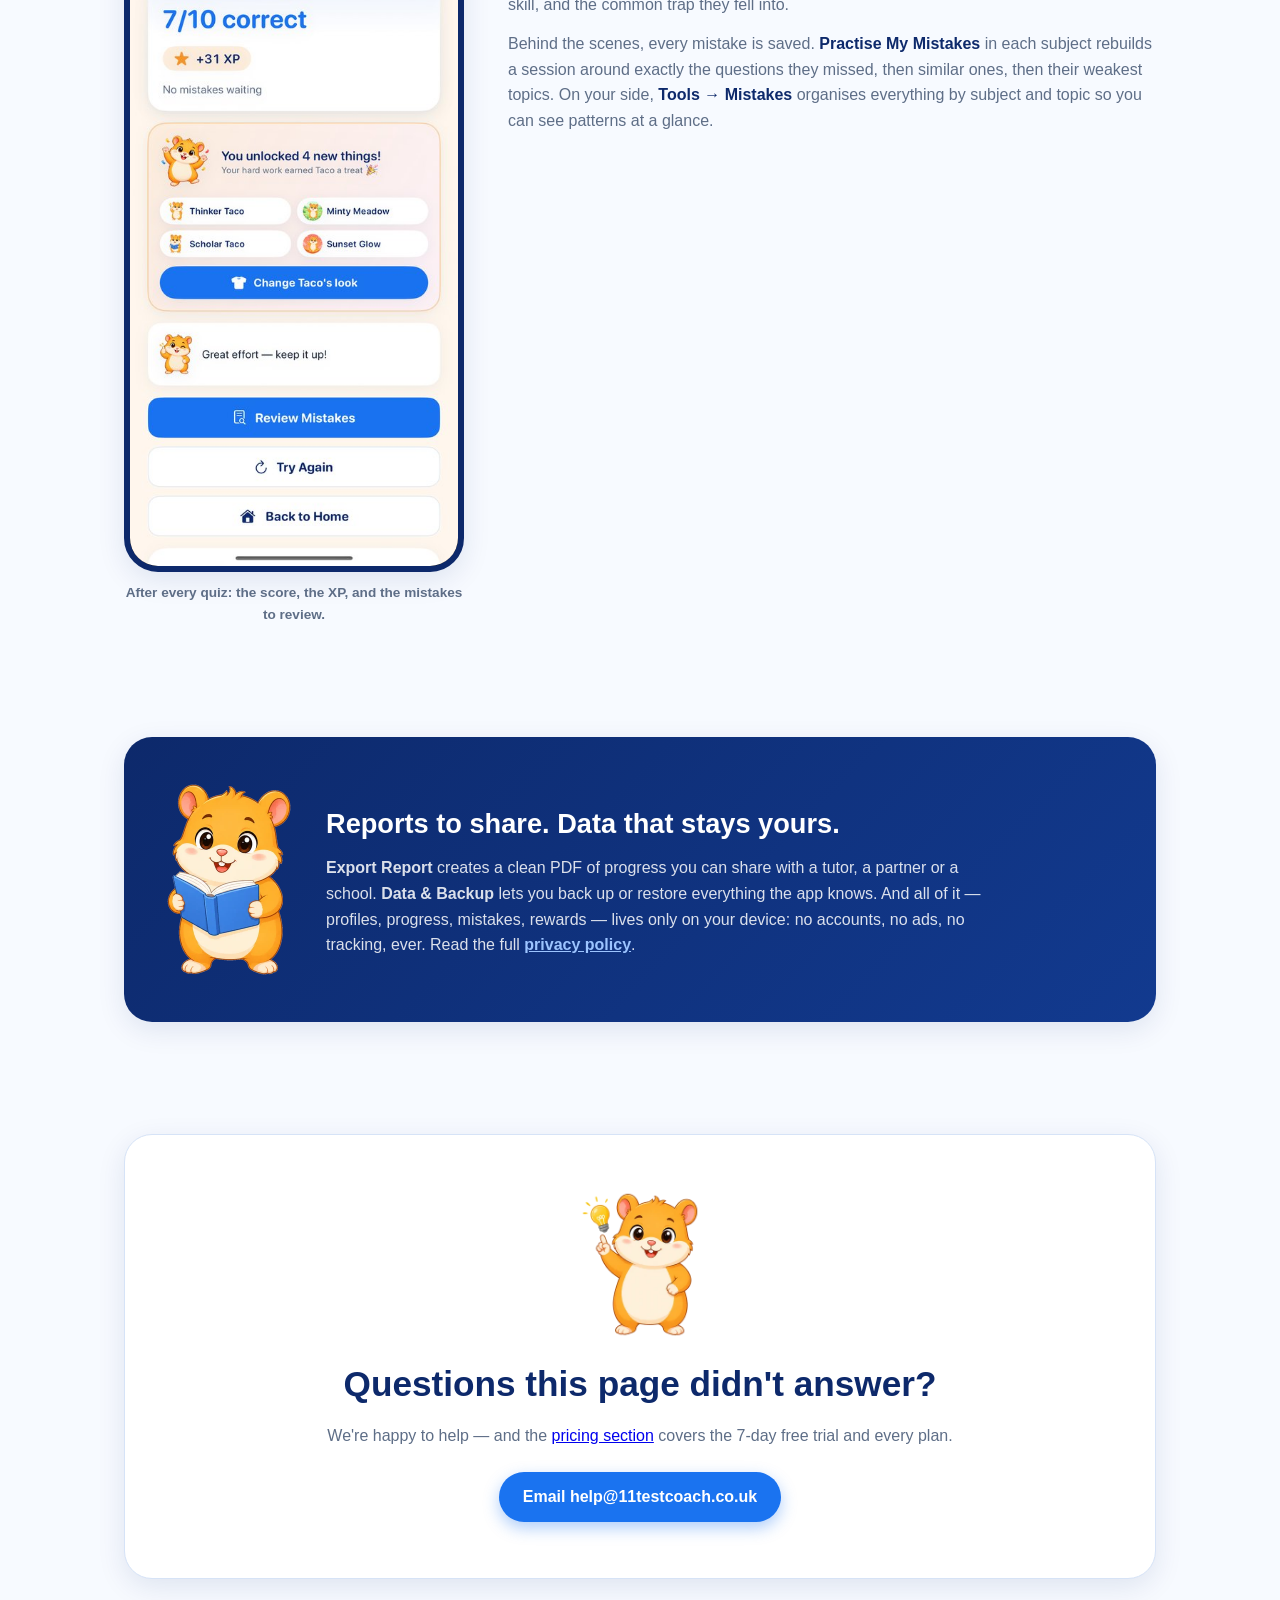
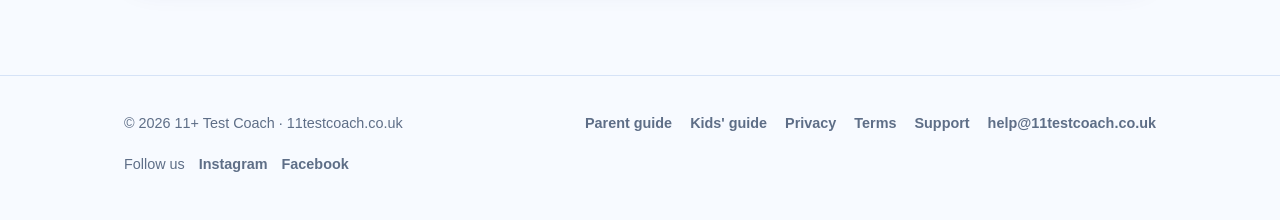
<file: guide/index.html>
<!DOCTYPE html>
<html lang="en-GB">
<head>
<meta charset="utf-8">
<meta name="viewport" content="width=device-width, initial-scale=1">
<title>Parent guide — 11+ Test Coach</title>
<meta name="description" content="The complete parent guide to 11+ Test Coach: the PIN-protected Parent Mode, Taco help levels, real-world rewards, daily plans, mock tests, progress reports and more.">
<link rel="stylesheet" href="/style.css">
<link rel="icon" href="/assets/favicon-96.png" type="image/png">
<meta name="theme-color" content="#F7FAFF">
<link rel="canonical" href="https://11testcoach.co.uk/guide/">
<meta property="og:title" content="Parent guide — 11+ Test Coach">
<meta property="og:description" content="Everything Parent Mode can do — with real screenshots. Help levels, rewards, plans, mocks and reports.">
<meta property="og:image" content="https://11testcoach.co.uk/assets/og-card.png">
<meta property="og:image:width" content="1200">
<meta property="og:image:height" content="630">
<meta property="og:image:alt" content="11+ Test Coach: a lesson screen and the child's home screen next to the headline They learn it first, then they practise">
<meta name="twitter:card" content="summary_large_image">
<meta property="og:url" content="https://11testcoach.co.uk/guide/">
<!-- Anonymous visitor counting. No cookies, nothing that identifies a
     reader. Swap this one tag to change provider; analytics.js does not care. -->
<script src="https://cdn.usefathom.com/script.js" data-site="IPBQOBWB" defer></script>
<script src="/analytics.js" defer></script>
</head>
<body>

<header>
  <div class="wrap nav">
    <a class="logo" href="/"><img src="/assets/taco-wave-sm.webp" alt="" width="34" height="45">11+ Test Coach</a>
    <input type="checkbox" id="nav-toggle" class="nav-toggle">
    <label for="nav-toggle" class="nav-burger"><span class="nav-burger-bars"><span></span><span></span><span></span></span><span class="nav-burger-open">Menu</span><span class="nav-burger-close">Close</span></label>
    <nav class="nav-links">
    <a class="link" href="/#how">How it works</a>
    <a class="link" href="/subjects/">Subjects</a>
    <a class="link" href="/#parents">Parent Mode</a>
    <a class="link" href="/taco/">Meet Taco</a>
    <a class="link" href="/guide/">Parent guide</a>
    <a class="link" href="/kids/">Kids' guide</a>
    <a class="link" href="/#pricing">Pricing</a>
    <a class="link" href="/#faq">FAQ</a>
    <a class="link" href="/support/">Support</a>
    <a class="store-badge" href="https://apps.apple.com/app/apple-store/id6782715811?pt=128520847&amp;ct=web&amp;mt=8"><img src="/assets/app-store-badge.svg" alt="Download on the App Store" width="120" height="40"></a>
    </nav>
  </div>
  <script>
    // The phone menu is a CSS-only checkbox, so a tapped link would leave
    // it open over the content — close it whenever a menu link is chosen.
    // Closing collapses the header mid-navigation, which can swallow the
    // browser's own anchor scroll, so same-page anchors re-scroll once
    // layout has settled (scroll-margin-top keeps the header clearance).
    document.addEventListener('click', function (event) {
      var link = event.target.closest('.nav-links a');
      if (!link) return;
      document.getElementById('nav-toggle').checked = false;
      var id = (link.hash || '').slice(1);
      if (id && link.pathname === location.pathname) {
        var target = document.getElementById(id);
        if (target) requestAnimationFrame(function () { target.scrollIntoView(); });
      }
    });
  </script>
</header>

<main>
  <div class="wrap">

    <div class="guide-hero">
      <div class="kicker">The parent guide</div>
      <h1>You're in charge. Here's the manual.</h1>
      <p>11+ Test Coach gives your child a friendly, self-contained place to learn and practise, and gives you a PIN-protected Parent Mode with full control over how they practise, how much help they get and what they're working towards. This page walks through all of it, with real screenshots.</p>
    </div>

    <nav class="toc">
      <a href="#setup">Getting set up</a>
      <a href="#lessons">Learn it lessons</a>
      <a href="#assessment">Starting assessment</a>
      <a href="#mastery">Master a Skill</a>
      <a href="#child-day">Your child's day</a>
      <a href="#help-levels">Taco help levels</a>
      <a href="#overview">Parent Overview</a>
      <a href="#tools">The toolkit</a>
      <a href="#rewards">Rewards</a>
      <a href="#xp">How XP works</a>
      <a href="#mocks">Mocks &amp; readiness</a>
      <a href="#mistakes">Mistakes</a>
      <a href="#reports">Reports &amp; data</a>
    </nav>

    <section id="setup">
      <div class="guide-section">
        <div class="guide-copy">
          <div class="kicker">Step one</div>
          <h2>Getting set up</h2>
          <p>Setup is five short steps, and it's worth doing with your child next to you:</p>
          <ol class="howto">
            <li><b>Your child.</b> Their first name and school year. The app works out the year they'll start secondary school, so the plan fits the time you have.</li>
            <li><b>Target schools.</b> Pick from 250 grammar and selective schools, browsing by region, or skip for now and add them later. Practice is limited to the subjects those schools actually test.</li>
            <li><b>Try it.</b> Your child answers one real question, with Taco's hint if they want it, so they see how the app works before anything else.</li>
            <li><b>Your Parent PIN.</b> Everything parent-facing sits behind a 4-digit PIN: settings, progress, rewards, data. The child side stays simple and safe.</li>
            <li><b>Your plan.</b> A summary of what your child will practise (change the subjects if you need to) and an optional daily reminder. Then tap <b>Next: choose how to start</b> to see the plans. The monthly plans start with a <b>7-day free trial</b>: the whole app opens straight away, Taco reminds you two days before the trial ends, and if you cancel before then you pay nothing.</li>
          </ol>
          <p>From then on, opening the app lands on a friendly profile picker: your child taps their name and goes straight to practice; you tap <b>Parent Mode</b> and enter your PIN. You can add more children in Parent Mode → Tools → Manage Child.</p>
          <p><b>One thing to do on day one:</b> set up PIN recovery (Tools → Support → PIN recovery) and email yourself the one-time code. Forget the PIN later? After five wrong attempts the app offers a reset that accepts that code — <a href="/support/#pin">how it works</a>.</p>
        </div>
        <aside>
          <div class="shot"><img src="/assets/screens/app-profile-picker-sm.jpg" alt="The profile picker: Good evening, Taco has been waiting for you, with Casey's profile card showing a 16-day streak and 2,340 XP, and a Parent Mode button underneath" width="460" height="1000" loading="lazy"></div>
          <div class="shot-caption">Your child taps their name; you tap Parent Mode.</div>
        </aside>
      </div>
    </section>

    <section id="lessons">
      <div class="guide-section flip">
        <aside>
          <div class="shot-pair">
            <div>
          <div class="shot"><img src="/assets/screens/app-lesson-library-sm.jpg" alt="The Learn it lesson library: 3 of 114 lessons done, with next-day revisits and the next lesson up for you" width="460" height="1000" loading="lazy"></div>
          <div class="shot-caption">The lesson library…</div>
            </div>
            <div>
          <div class="shot"><img src="/assets/screens/app-lesson-fractions-sm.jpg" alt="A lesson step in Fractions of amounts: a bar model showing three quarters of 24 is 18" width="460" height="1000" loading="lazy"></div>
          <div class="shot-caption">…and a lesson step.</div>
            </div>
          </div>
        </aside>
        <div class="guide-copy">
          <div class="kicker">Taught before it's tested</div>
          <h2>Learn it: 114 short lessons</h2>
          <p>Practice works best when your child already understands the idea. So before the questions there are <b>114 short lessons</b>: 42 in Maths, 28 in English, 21 in Verbal Reasoning and 23 in Non-Verbal Reasoning. Each takes about five minutes:</p>
          <ul>
            <li><b>A warm-up</b> — one question from something they already know.</li>
            <li><b>The idea</b>, explained with a picture and a worked example.</li>
            <li><b>A try with help</b> — a couple of questions where Taco steps in if they're stuck.</li>
            <li><b>A quick check</b> at the end, on their own.</li>
          </ul>
          <p>The next day, a finished lesson comes back as a <b>short revisit</b> of a few quick questions, so it sticks. Your child finds lessons on the Home screen, in a <b>Learn it first</b> link on a mission about a topic they haven't met, inside Master a Skill, and in the lesson library, which suggests what to learn next.</p>
          <p>In Parent Mode you can see which lessons they've finished, where they needed a hand and how the recap checks went — <a href="#overview">more below</a>.</p>
        </div>
      </div>
    </section>

    <section id="assessment">
      <div class="guide-section">
        <div class="guide-copy">
          <div class="kicker">Step two</div>
          <h2>The starting assessment</h2>
          <p>Before the daily missions begin, each subject offers a <b>starting assessment</b>: 20 questions covering ten topics, <b>two questions per topic</b>, so the app can work out where your child actually is — topic by topic, not as one average. It is deliberately not a test: there is no timer, no pass mark, and Taco stays quiet so the picture is honest.</p>
          <p>The second question on each topic depends on the first. Get the first one right and the next steps <b>up</b>; get it wrong and the next steps <b>down</b> — never up. That single rule is what separates a child who has the basics but not the standard question from one who has neither, and it means nobody is handed a harder question moments after getting one wrong.</p>
          <p>It matters because everything afterwards is built on it. The result sets the difficulty your child's practice starts at, so the first week is neither demoralising nor pointless. It takes about 15 minutes per subject.</p>
          <p>You control whether it happens: switch on <b>Taco invites your child</b> in Parent Mode → Starting Assessments and Taco does the asking. Until a subject's assessment is done, every route into that subject's practice leads back to it — so it can't be skipped by accident.</p>
        </div>
        <aside>
          <div class="shot"><img src="/assets/screens/app-assessment-invite-sm.jpg" alt="A new child's Home screen with the Taco's Challenge card: 20 questions per subject, no scores, no pressure, and a Start with a lesson card underneath" width="460" height="1000" loading="lazy"></div>
          <div class="shot-caption">Taco asks — no marks, no pressure, no timer.</div>
        </aside>
      </div>

      <div class="guide-section flip">
        <aside>
          <div class="shot"><img src="/assets/screens/app-assessment-hub-sm.jpg" alt="Taco's Challenge: let's find the right level, two questions on each topic, with Start buttons for all four subjects at about 15 minutes each" width="460" height="1000" loading="lazy"></div>
          <div class="shot-caption">One subject at a time, about 15 minutes each.</div>
        </aside>
        <div class="guide-copy">
          <h3>What your child sees</h3>
          <p>Twenty questions, one at a time, with a progress bar and no clock. Reading questions come with their passage attached, and maths and verbal reasoning keep the squared-paper notepad for working out. There is no Back button: their answer chooses the next question, so it moves forward only — as an exam does.</p>
          <p><b>They can stop at any point.</b> Tap Quit and the app offers <b>Save and Exit</b> — their place and every answer so far are kept, and the assessment is waiting exactly where they left it next time they open the app. Even if the phone is closed mid-question, nothing is lost. <b>Discard</b> is there for an assessment started by mistake.</p>
          <p>Nothing about it is scored in front of them. The screen at the end talks about where to start, not what they got wrong.</p>
          <h3>What it tells you</h3>
          <p>The finish screen is deliberately gentle with your child and genuinely useful to you:</p>
          <ul>
            <li><b>A level for every topic</b> — Ahead, Secure, Building or Needs support — and the app immediately starts that topic's practice there. Fractions can begin at the top level while geometry begins at the bottom, because they were measured separately.</li>
            <li><b>Work on these first</b> — the weak topics, weakest first, with the two questions that decided each one.</li>
            <li><b>Already secure</b> — what they can genuinely do, so you know what not to spend the evenings on.</li>
          </ul>
          <p>The topic-by-topic breakdown lives in Parent Mode → Starting Assessments. The assessment is recorded exactly like a completed mission, so its 20 questions flow into your progress charts, subject accuracy, weekly summary and PDF reports, and every question they got wrong is waiting in <a href="#mistakes">Mistakes</a> to practise again. Your child earns XP for it too — effort counts, whatever the score.</p>
          <p>Assessments can be retaken after a fortnight if you want a fresh read, from Parent Mode → Starting Assessments.</p>
        </div>
      </div>
    </section>

    <section id="mastery">
      <div class="guide-section flip">
        <aside>
          <div class="shot"><img src="/assets/screens/app-mastery-climb-sm.jpg" alt="A Master a Skill question at level 3 in Fractions: work out 3 1/11 minus 2 3/11 as a mixed number" width="460" height="1000" loading="lazy"></div>
          <div class="shot-caption">Three in a row moves them up a level.</div>
        </aside>
        <div class="guide-copy">
          <div class="kicker">One topic at a time</div>
          <h2>Master a Skill</h2>
          <p>The starting assessment finds your child's level in each topic. <b>Master a Skill</b> is how they climb it: pick one topic — fractions, say — and work on nothing else for ten questions. <b>Three correct answers in a row</b> secure the current level and step the questions up; a wrong answer never steps up, and two wrong step gently back down. It is the same ladder the assessment uses, now with your child doing the climbing.</p>
          <p>Every answer is marked on the spot, because this mode is for learning rather than testing — your child sees each rung as they take it. Taco's hints are welcome throughout, but here is the part worth knowing before you praise a badge: <b>a hint-assisted answer doesn't count towards the climb</b>. The ladder is your child's own work.</p>
          <p>At the top waits the trophy. <b>Mastered</b> means proven — 8 of the last 10 answers correct at the hardest level, without hints. It can't be earned by grinding, and once earned it is never taken away. Each mastered topic also pays a one-off 50&nbsp;XP bonus.</p>
        </div>
      </div>

      <div class="guide-section">
        <div class="guide-copy">
          <h3>Why one topic at a time</h3>
          <p>Children like beating one boss before the next — and it works. Securing a level immediately raises that topic's difficulty everywhere in the app, so the daily missions follow the climb straight away. A child who masters fractions this week is practising harder fractions in tomorrow's mission, not repeating what they've already proven.</p>
          <p>The map remembers everything: each topic shows its rungs filling in and the star waiting at the top, so "5 of 12 topics mastered" becomes a goal your child can see and chase. Your child finds it under <b>Subjects → any subject → Master a Skill</b>; each subject offers the topics its question bank can support all the way to the top level.</p>
          <p>In Parent Mode, <b>Tools → Skill Mastery</b> shows you the same map in plain language — which topics are mastered, which are mid-climb, where each topic's practice sits — plus <b>Good next climbs</b>: topics the starting assessment flagged as weak, so the diagnosis and the treatment point at each other. One topic at a time works best; a finished climb is worth more than three abandoned ones.</p>
        </div>
        <aside>
          <div class="shot"><img src="/assets/screens/app-mastery-map-sm.jpg" alt="The Master a Skill topic map: Number and Place Value and Addition and Subtraction mastered, each with a Practise button and the Learn it lessons for that topic" width="460" height="1000" loading="lazy"></div>
          <div class="shot-caption">Rungs fill in, the star waits at the top, and each topic links to its lessons.</div>
        </aside>
      </div>
    </section>

    <section id="child-day">
      <div class="guide-section flip">
        <aside>
          <div class="shot"><img src="/assets/screens/app-nvr-mission-sm.jpg" alt="Today's Non-Verbal Mission: 10 questions in about 8 minutes on rotations, matrices, missing pieces and codes, up to 150 XP, with a Learn it first link for Rotations above the Start Mission button" width="460" height="1000" loading="lazy"></div>
          <div class="shot-caption">A daily mission, with a lesson link for anything new.</div>
        </aside>
        <div class="guide-copy">
          <div class="kicker">What your child sees</div>
          <h2>A little every day, guided by Taco</h2>
          <p>Home opens on <b>Today's Plan</b>: a few questions in each subject, about ten minutes in all. Each subject gives your child a <b>daily mission</b> — around ten questions, mixed across the topics that need attention, sized to take about eight minutes. If the mission includes a topic they haven't learnt yet, a <b>Learn it first</b> link sits right above the Start button. Finishing earns XP, keeps their streak alive and moves Taco along his unlock road.</p>
          <ul>
            <li><b>Quick Quiz</b> for a fast burst on any topic.</li>
            <li><b>Practise My Mistakes</b> to beat the questions they got wrong.</li>
            <li><b>Mock tests</b> in the real format when you decide they're ready, with every answer explained afterwards.</li>
          </ul>
          <p>During any set of questions, Taco walks along the progress bar at the top — a step forward with every answer. It's a small thing that gives children a reason to see a mission through (there's more on it in the <a href="/kids/#race">kids' guide</a>).</p>
          <p>Every question has a clear explanation afterwards, and children can report any question that seems off — reports arrive in Parent Mode under Tools → Review Reports.</p>
        </div>
      </div>
    </section>

    <section id="help-levels">
      <div class="guide-section">
        <div class="guide-copy">
          <div class="kicker">Your call</div>
          <h2>What kind of coach do you want Taco to be?</h2>
          <p>Families disagree about hints — some want a tutor at their child's elbow, some want exam conditions. So the help level is <b>your setting, not ours</b>. In Parent Mode → Manage Child → Taco Help settings you choose how much help Taco offers, per child:</p>
        </div>
        <aside>
          <div class="shot-caption">Help availability, XP bonus and sounds — all per child, in Parent Mode → Manage Child → Taco Help settings.</div>
        </aside>
      </div>
      <div class="parent-types" style="margin-top:28px">
        <div class="parent-type" style="--accent:#2EA654">
          <h4>The encourager</h4>
          <div class="setting">All Taco help</div>
          <p>Two escalating clues and a worked example on every practice question. Great for building confidence early in the journey.</p>
        </div>
        <div class="parent-type" style="--accent:#F59429">
          <h4>The balancer</h4>
          <div class="setting">One clue only</div>
          <p>A single nudge per question, then your child is on their own. The independent-answer XP bonus quietly rewards not asking at all.</p>
        </div>
        <div class="parent-type" style="--accent:#1A73F0">
          <h4>The exam-ready</h4>
          <div class="setting">No Taco help</div>
          <p>Practice under test conditions. And whatever you choose here, <b>mock tests always run with help off</b> — scores are always honest.</p>
        </div>
      </div>
    </section>


    <section id="overview">
      <div class="guide-section flip">
        <aside>
          <div class="shot-pair">
            <div>
          <div class="shot"><img src="/assets/screens/app-parent-overview-sm.jpg" alt="Parent Overview: How is Casey doing, 80% and becoming consistent, strongest Verbal 91%, needs attention Non-Verbal 67%, a parent tip and areas to focus on with Set practice" width="460" height="1000" loading="lazy"></div>
          <div class="shot-caption">How they're doing, at a glance…</div>
            </div>
            <div>
          <div class="shot"><img src="/assets/screens/app-parent-lessons-sm.jpg" alt="The Learn it lessons card in Parent Mode: lessons done per subject, recap checks right, and two lessons worth another go with Set practice buttons" width="460" height="1000" loading="lazy"></div>
          <div class="shot-caption">…and the lessons they've done.</div>
            </div>
          </div>
        </aside>
        <div class="guide-copy">
          <div class="kicker">Your home screen</div>
          <h2>The Parent Overview</h2>
          <p>Unlock Parent Mode and you land on a one-screen answer to "how's it going?":</p>
          <ul>
            <li><b>How is your child doing?</b> One headline score across the subjects with reliable results, in plain words (like "Becoming consistent"), with their <b>strongest</b> subject and the one that <b>needs attention</b>, plus this week's questions and their streak.</li>
            <li><b>Areas to focus on</b> — the topics where a little extra practice would help most, each with a <b>Set practice</b> button that turns it into an assignment in one tap.</li>
            <li><b>Learn it lessons</b> — how many lessons they've finished in each subject, where they needed a hand, how many recap checks they got right, which revisits are due, and any lesson worth another go.</li>
            <li><b>Parent tips</b> — small, practical ideas; tap for another.</li>
          </ul>
          <p>Deeper dives are one tap away. The <b>Subjects</b> tab shows accuracy in each subject, topic by topic, with each lesson's result; <b>Mocks</b> shows every mock test; <b>Tools</b> has everything else.</p>
        </div>
      </div>
    </section>

    <section id="tools">
      <div class="guide-section">
        <div class="guide-copy">
          <div class="kicker">Full control</div>
          <h2>The toolkit</h2>
          <p>The Tools tab opens with three big shortcuts: <b>Set an assignment</b>, <b>Add a reward</b> and <b>Share a report</b>. Below them, everything is grouped by what you're trying to do:</p>
          <ul class="tool-list">
            <li><b>Assignments</b> — Taco suggests your child's weakest topics as ready-made assignments you can set in one tap. Or tap <b>Set an assignment</b> and answer three questions: which subject, what to practise (the weakest topic is already picked) and when it's due. Difficulty, help level, repeats and reminders sit under <b>More options</b>. Assignments appear near the top of your child's Home with a <b>Start</b> button.</li>
            <li><b>Weekly Practice Plan</b> — a repeating routine in three questions: which subjects, how often, how many. While a plan is running it sits right under Assignments, and you can stop it there.</li>
            <li><b>Daily Plan</b> — how many questions per subject each day.</li>
            <li><b>Rewards</b> — real-world treats tied to XP (below).</li>
            <li><b>Reminders</b> — practice notifications on your schedule.</li>
            <li><b>Progress</b> — all four subjects side by side.</li>
            <li><b>Starting assessment</b> — where your child started: each subject's score, the topics to work on and the secure ones, with a one-tap <b>Set practice</b> for the weakest.</li>
            <li><b>Mistakes</b> — every wrong answer, to go over together.</li>
            <li><b>Skill Mastery</b> — the topics climbed in Master a Skill.</li>
            <li><b>School goals</b> — change target schools; subjects re-sync automatically.</li>
            <li><b>Manage Child</b> — profiles and Taco's help level.</li>
            <li><b>Export Report</b> — a PDF progress report to share.</li>
            <li><b>Data &amp; Backup</b> — back up and restore everything; it's your data.</li>
            <li><b>Review Reports</b> — questions your child flagged as wrong.</li>
          </ul>
          <p>At the bottom, a <b>Weekly summary</b> switch sends you a Sunday evening nudge to look at the week.</p>
        </div>
        <aside>
          <div class="shot"><img src="/assets/screens/app-parent-tools-sm.jpg" alt="Parent Mode Tools: three shortcuts, Set an assignment, Add a reward and Share a report, then Set up practice with Assignments, Daily Plan, Rewards and Reminders" width="460" height="1000" loading="lazy"></div>
          <div class="shot-caption">The three things parents do most, first.</div>
        </aside>
      </div>
    </section>

    <section id="rewards">
      <div class="guide-section flip">
        <aside>
          <div class="shot"><img src="/assets/screens/app-rewards-sm.jpg" alt="Rewards: 320 XP available, Casey's rewards with a trip to the cinema at 320 of 640 XP, pizza night, and a monthly new bike goal, with an Add another reward button" width="460" height="1000" loading="lazy"></div>
          <div class="shot-caption">Every reward shows at the top of their Home.</div>
        </aside>
        <div class="guide-copy">
          <div class="kicker">Motivation that means something</div>
          <h2>Rewards, step by step</h2>
          <p>XP and streaks keep practice fun inside the app. Rewards connect that effort to the real world — <b>you decide the treat, you decide the price</b>:</p>
          <ol class="howto">
            <li>Open <b>Tools</b> and tap <b>Add a reward</b>.</li>
            <li>Pick a picture and name the reward — a cinema trip, a new book, a day out, a bike. Anything your family cares about.</li>
            <li>Pick the XP (presets from 250 to 5,000, or type your own).</li>
            <li>Choose how it's earned: <b>Save up XP</b> over time, or earn it <b>in a week</b> or <b>in a month</b>. Tap <b>Add reward</b>.</li>
          </ol>
          <p>The reward appears at the top of your child's Home, with a progress bar filling towards something real, and says "You've earned it! Show your grown-up" when they get there. Week and month rewards have deliberately no failure state: an unmet goal simply restarts, so rewards stay motivating and never punishing.</p>
        </div>
      </div>
    </section>

    <section id="xp">
      <div class="kicker">The currency behind it all</div>
      <h2 class="section-title">How XP works — fair by design.</h2>
      <p class="section-sub">XP drives everything your child unlocks: new looks for Taco, weekly goals and the real-world rewards you set. So the rules are built to be fair — effort always earns something, but getting questions right earns far more, and gaming the system doesn't work.</p>

      <div class="features">
        <div class="feature" style="--accent:#1A73F0">
          <div class="icon">✏️</div>
          <h3>Practice questions</h3>
          <p><b>1 XP</b> for answering a question, right or wrong — effort is never worthless. A correct answer adds <b>+6, +8 or +11</b> depending on difficulty, and <b>+2</b> more if it was solved without Taco's help. So a child who gets 6 of 7 right earns several times more than one who rushes through guessing.</p>
        </div>
        <div class="feature" style="--accent:#2EA654">
          <div class="icon">🔁</div>
          <h3>Retries that mean something</h3>
          <p>New questions pay in full. Retry a question you got <b>wrong</b> today and beat it — the full correct bonus is yours, because fixing a mistake is exactly the learning we want. Re-answering something already right today pays nothing, so repeating easy wins can't farm XP.</p>
        </div>
        <div class="feature" style="--accent:#F59429">
          <div class="icon">🏅</div>
          <h3>Session bonuses</h3>
          <p>A perfect session of 5+ questions earns <b>+10</b>. And a session that would otherwise show zero (all repeats, nothing new beaten) still shows a small "kept practising" award — honest work never reads as worthless.</p>
        </div>
        <div class="feature" style="--accent:#8C52D1">
          <div class="icon">⏱️</div>
          <h3>Mock tests</h3>
          <p>Sitting a mock pays <b>1 XP per question of its length</b> — a 50-question paper is worth more than a 20 before accuracy even counts. Each correct answer adds <b>+4</b>, and accuracy milestones pay the same at any length: <b>50% +15 · 70% +25 · 85% +40</b>. Only the first two mocks per subject each day earn XP.</p>
        </div>
        <div class="feature" style="--accent:#EB6194">
          <div class="icon">📅</div>
          <h3>Showing up</h3>
          <p>Finishing a daily plan earns <b>+25</b>, an on-time assignment <b>+30</b>, and weekly goals (questions, practice days, mocks, across all four subjects) <b>+30</b> each. Consistency compounds — a child who practises a little every day steadily out-earns a weekend crammer.</p>
        </div>
        <div class="feature" style="--accent:#26949E">
          <div class="icon">🔍</div>
          <h3>Fully transparent</h3>
          <p>Every results screen shows the exact breakdown — questions answered, correct answers, bonuses — so your child always knows <em>why</em> they earned what they earned. Same performance, same XP, every time.</p>
        </div>
      </div>
    </section>

    <section id="mocks">
      <div class="guide-section">
        <div class="guide-copy">
          <div class="kicker">The long game</div>
          <h2>Mock tests and real readiness</h2>
          <p>When you're ready, schedule real-format, timed mock tests in any subject — 20 to 50 questions, no hints, honest scores, with a working-out pad like paper. They work like a real paper, too: your child can skip a question and come back, move back and forth, and open an overview grid showing what's answered, blank or flagged. Before they hand in, a quick check lists anything left blank or flagged.</p>
          <p>Afterwards, <b>Review Answers</b> shows the correct answer and a <b>How it works</b> explanation for every question. The results screen shows <b>how each topic went</b>, weakest first, and how the score compares with their last mock in that subject, and <b>Fix My Mistakes</b> turns the questions they missed into a short practice of up to 10. The Mocks tab tracks best and average scores per subject and keeps every attempt one tap from a full per-question report.</p>
          <p>The <b>Progress</b> overview (Tools → Progress) is deliberately careful: each subject only shows a reliable score after 50 questions, the mock trend appears after three mocks, and consistency tracks practice days — so what you see is evidence, not guesswork.</p>
        </div>
        <aside>
          <div class="shot-pair">
            <div>
          <div class="shot"><img src="/assets/screens/app-mocks-sm.jpg" alt="Mock Tests: which mock today, timed like the real thing, with each subject's last mock score" width="460" height="1000" loading="lazy"></div>
          <div class="shot-caption">Per-subject mock performance.</div>
            </div>
            <div>
          <div class="shot"><img src="/assets/screens/app-readiness-sm.jpg" alt="Readiness: How is Casey doing, 80% overall across four subjects, with Maths 85%, English 75%, Verbal 91% and Non-Verbal 67%, plus mock trend and consistency" width="460" height="1000" loading="lazy"></div>
          <div class="shot-caption">Readiness that won't flatter.</div>
            </div>
          </div>
        </aside>
      </div>
    </section>

    <section id="mistakes">
      <div class="guide-section flip">
        <aside>
          <div class="shot"><img src="/assets/screens/app-results-sm.jpg" alt="Results: great job Casey, 7 out of 10 correct, 31 XP, new things unlocked for Taco, and a Review Mistakes button" width="460" height="1000" loading="lazy"></div>
          <div class="shot-caption">After every quiz: the score, the XP, and the mistakes to review.</div>
        </aside>
        <div class="guide-copy">
          <div class="kicker">Where the learning happens</div>
          <h2>Mistakes are the curriculum</h2>
          <p>After every quiz, the review shows each question with your child's answer beside the correct one — for visual subjects, as pictures — plus a plain-English explanation, the key skill, and the common trap they fell into.</p>
          <p>Behind the scenes, every mistake is saved. <b>Practise My Mistakes</b> in each subject rebuilds a session around exactly the questions they missed, then similar ones, then their weakest topics. On your side, <b>Tools → Mistakes</b> organises everything by subject and topic so you can see patterns at a glance.</p>
        </div>
      </div>
    </section>

    <section id="reports">
      <div class="privacy-banner">
        <img src="/assets/taco-reading-sm.webp" alt="Taco the hamster reading a book" width="130" height="197" loading="lazy">
        <div>
          <h2>Reports to share. Data that stays yours.</h2>
          <p><b>Export Report</b> creates a clean PDF of progress you can share with a tutor, a partner or a school. <b>Data &amp; Backup</b> lets you back up or restore everything the app knows. And all of it — profiles, progress, mistakes, rewards — lives only on your device: no accounts, no ads, no tracking, ever. Read the full <a href="/privacy/">privacy policy</a>.</p>
        </div>
      </div>
    </section>

    <section>
      <div class="cta">
        <img src="/assets/taco-tip-sm.webp" alt="Taco the hamster with a lightbulb" width="120" height="147" loading="lazy">
        <h2>Questions this page didn't answer?</h2>
        <p>We're happy to help — and the <a href="/#pricing">pricing section</a> covers the 7-day free trial and every plan.</p>
        <a class="btn" href="mailto:help@11testcoach.co.uk">Email help@11testcoach.co.uk</a>
      </div>
    </section>

  </div>
<a class="sticky-cta" href="https://apps.apple.com/app/apple-store/id6782715811?pt=128520847&amp;ct=web&amp;mt=8" aria-label="Download on the App Store: try everything free for 7 days">
  <img class="sticky-cta-taco" src="/assets/taco-wave-sm.webp" alt="" aria-hidden="true" width="46" height="61">
  <span class="sticky-cta-text"><b>Free for 7 days</b><small>Cancel any time</small></span>
  <span class="sticky-cta-go">Download</span>
</a>

<script>
  // The bar waits until the reader has committed to scrolling. On the home
  // page that means past the hero's own download button, so the two never
  // compete; other pages have no hero button, so a fixed distance stands in.
  // Purely additive: with JS off the bar never appears and every other
  // download link still works.
  (function () {
    var bar = document.querySelector('.sticky-cta');
    if (!bar) return;
    var heroCta = document.querySelector('.hero-ctas');
    function threshold() {
      return heroCta ? heroCta.offsetTop + heroCta.offsetHeight : 320;
    }
    function update() {
      bar.classList.toggle('is-visible', window.scrollY > threshold());
    }
    window.addEventListener('scroll', update, { passive: true });
    window.addEventListener('resize', update);
    update();
  })();
</script>

</main>

<footer>
  <div class="wrap foot">
    <div>© 2026 11+ Test Coach · 11testcoach.co.uk</div>
    <nav>
      <a href="/guide/">Parent guide</a>
      <a href="/kids/">Kids' guide</a>
      <a href="/privacy/">Privacy</a>
      <a href="/terms/">Terms</a>
      <a href="/support/">Support</a>
      <a href="mailto:help@11testcoach.co.uk">help@11testcoach.co.uk</a>
    </nav>
    <div class="foot-social">
      <span>Follow us</span>
      <a href="https://www.instagram.com/11testcoach/" target="_blank" rel="noopener">Instagram</a>
      <a href="https://www.facebook.com/profile.php?id=61593318213469" target="_blank" rel="noopener">Facebook</a>
    </div>
  </div>
</footer>

</body>
</html>
</file>
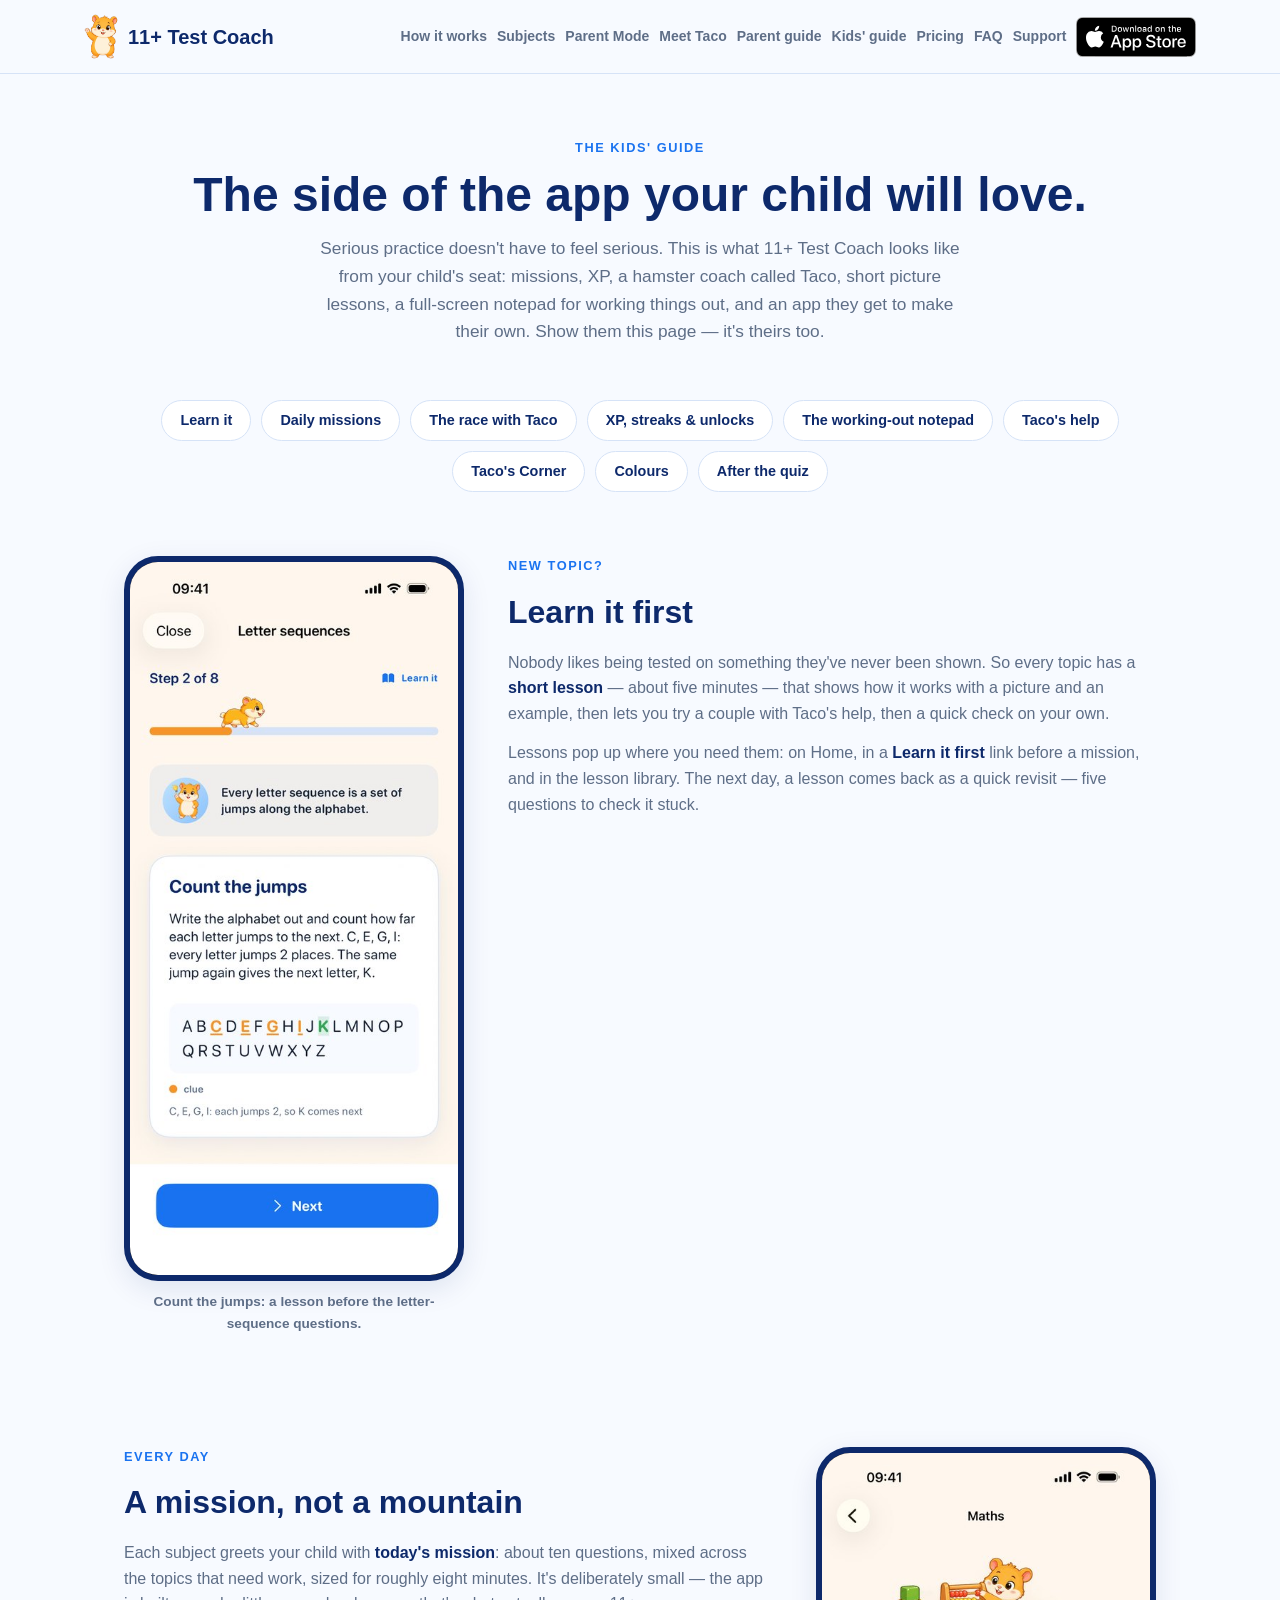
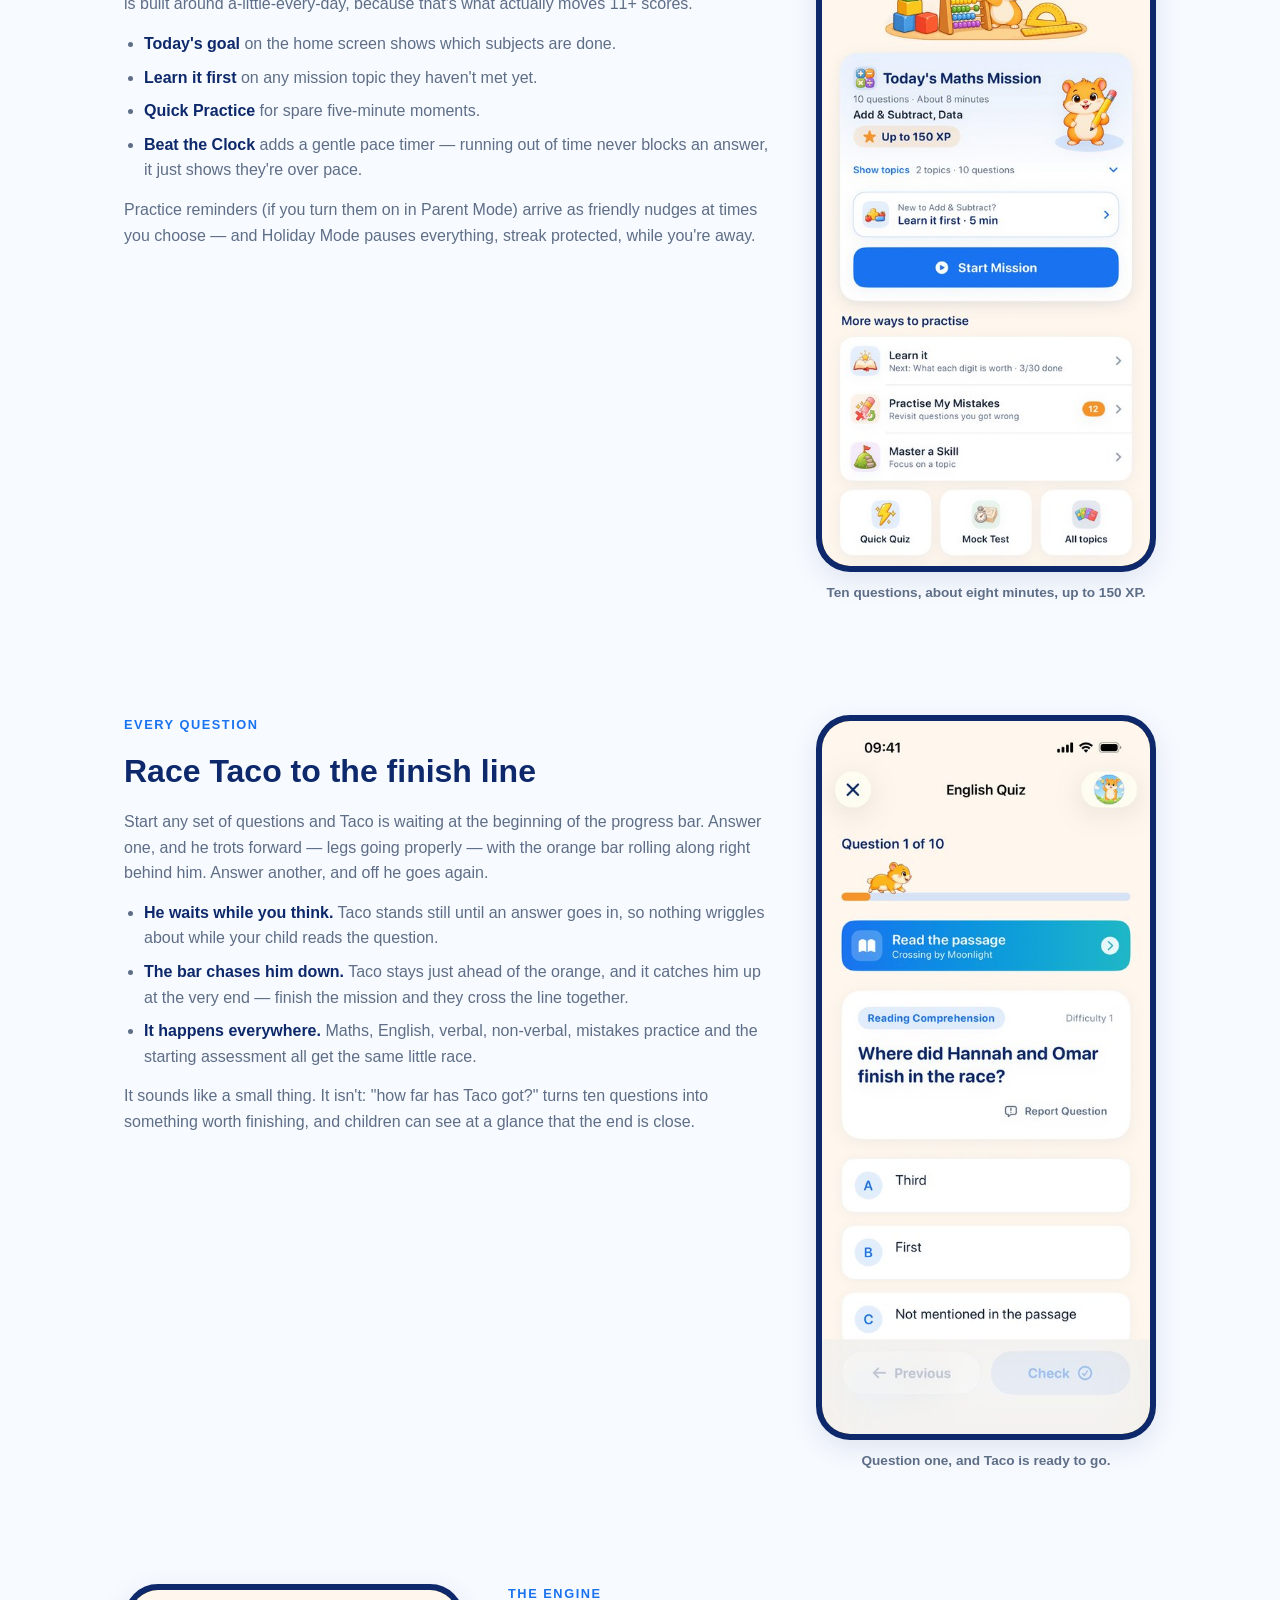
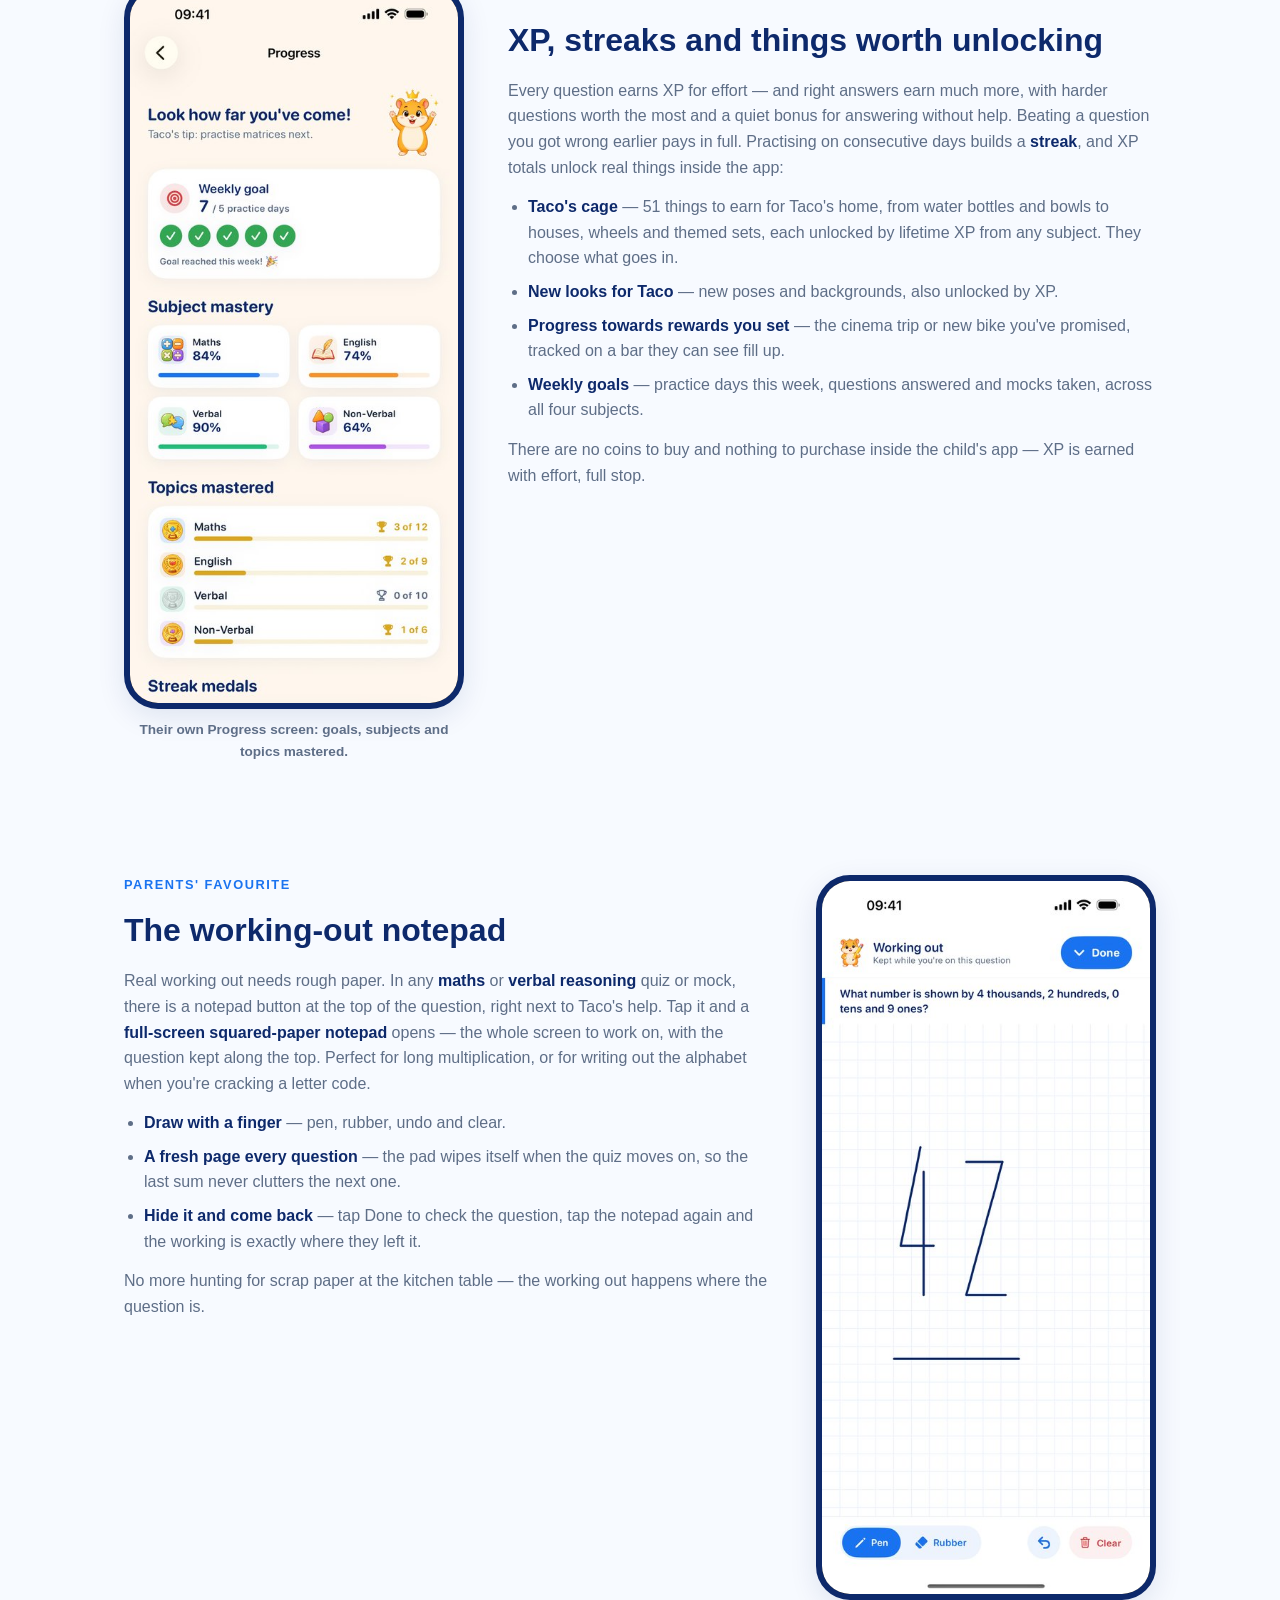
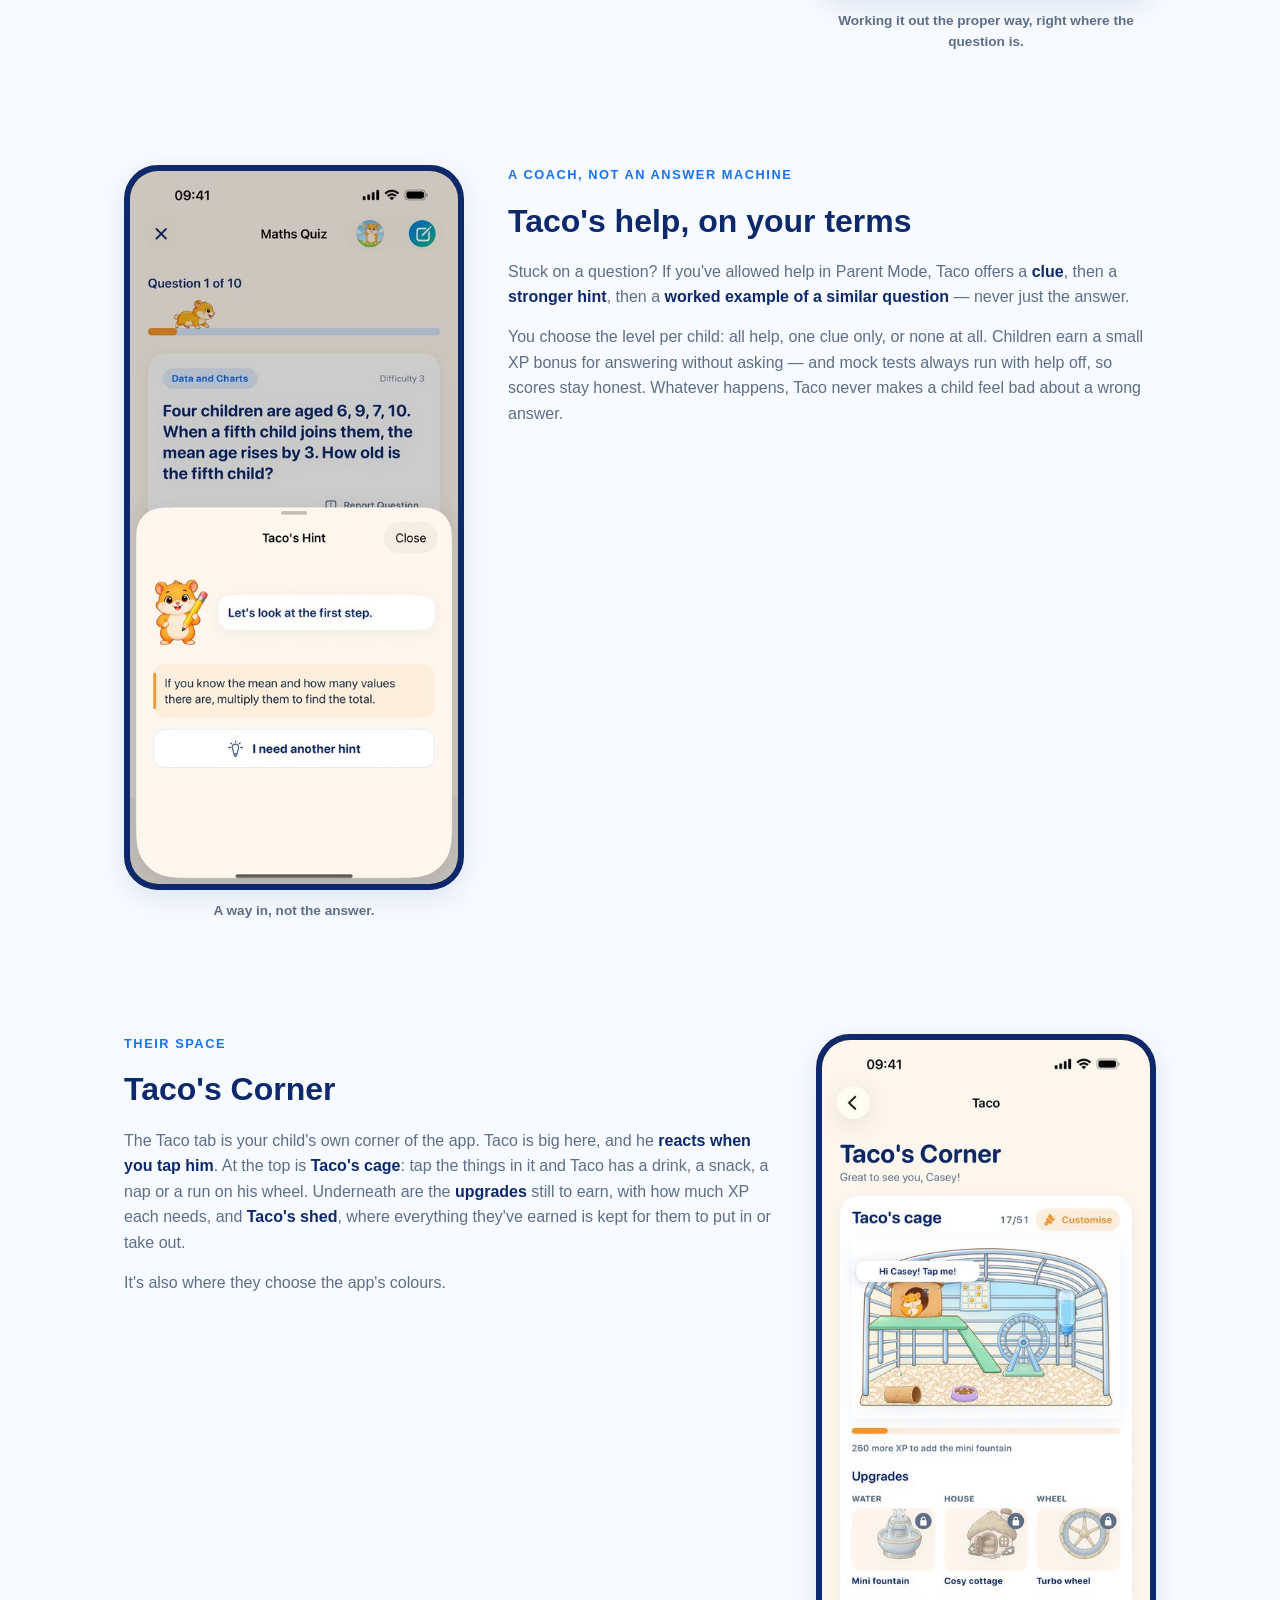
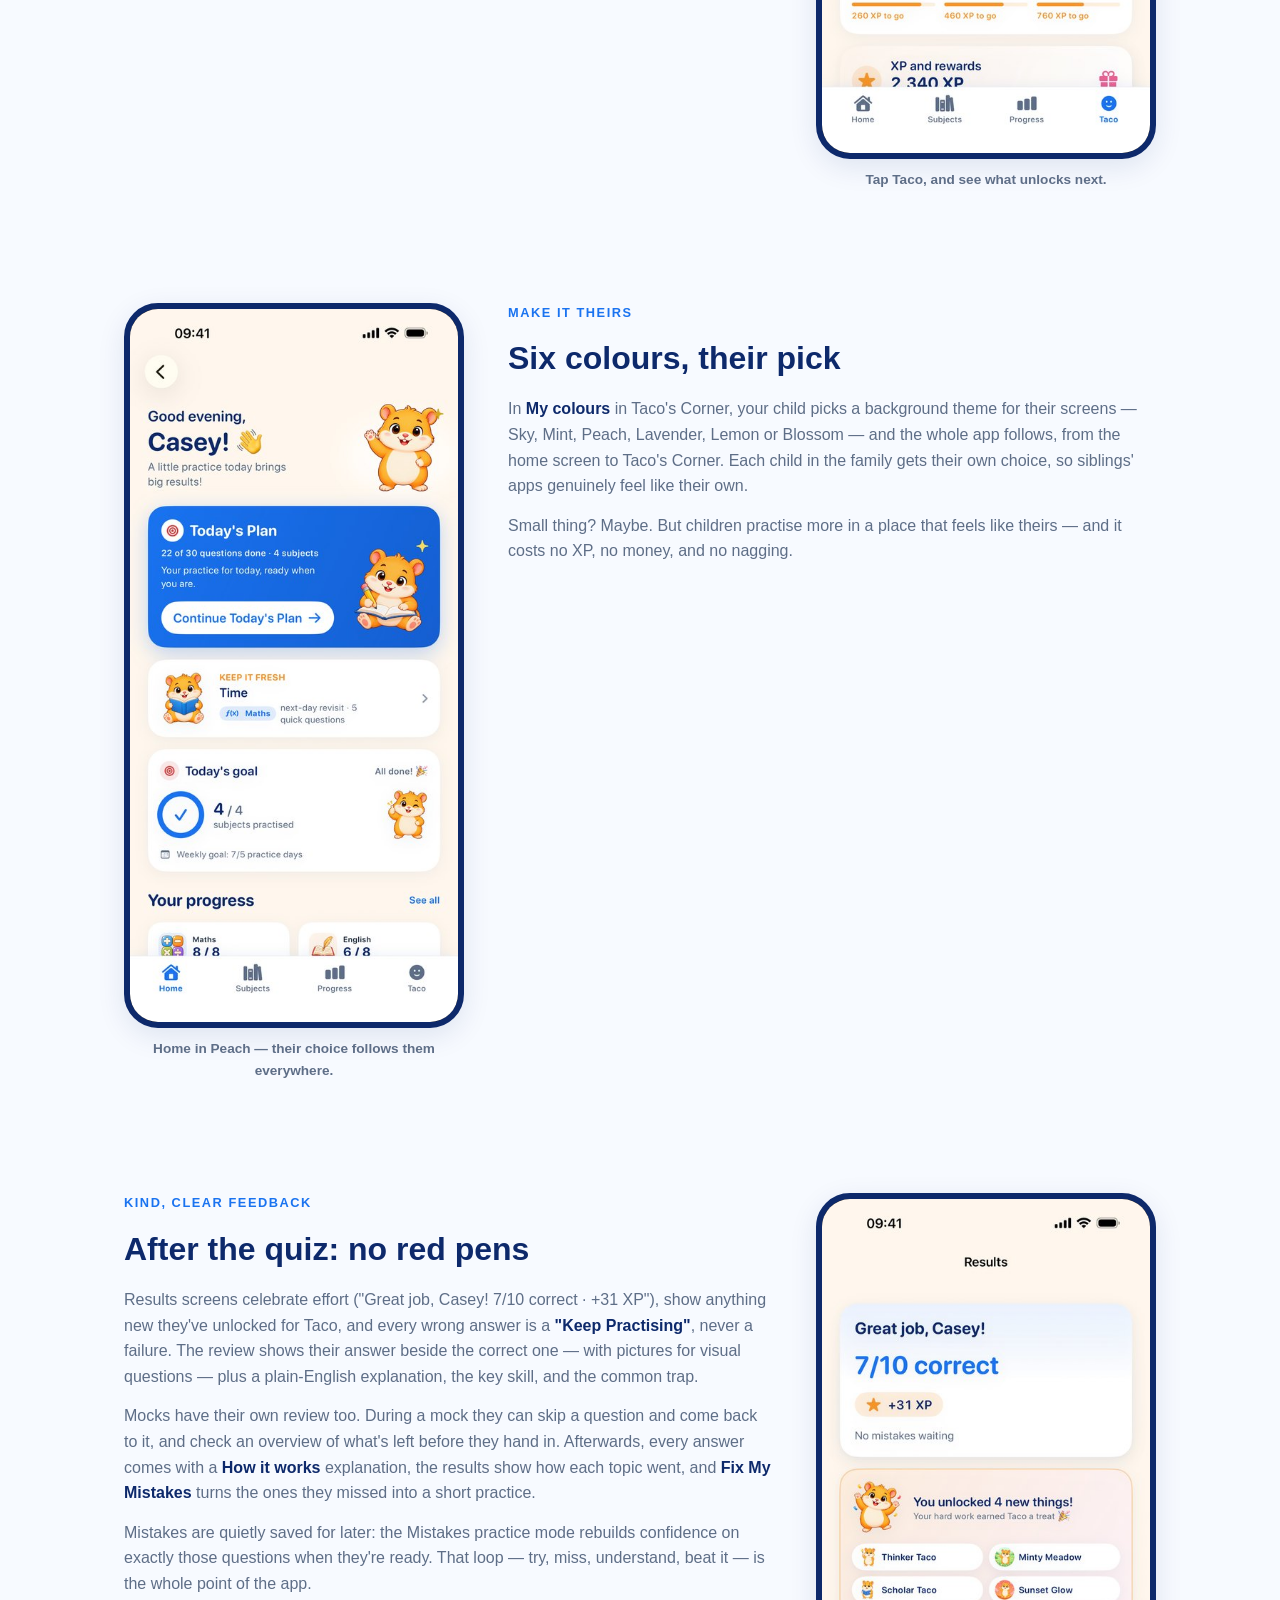
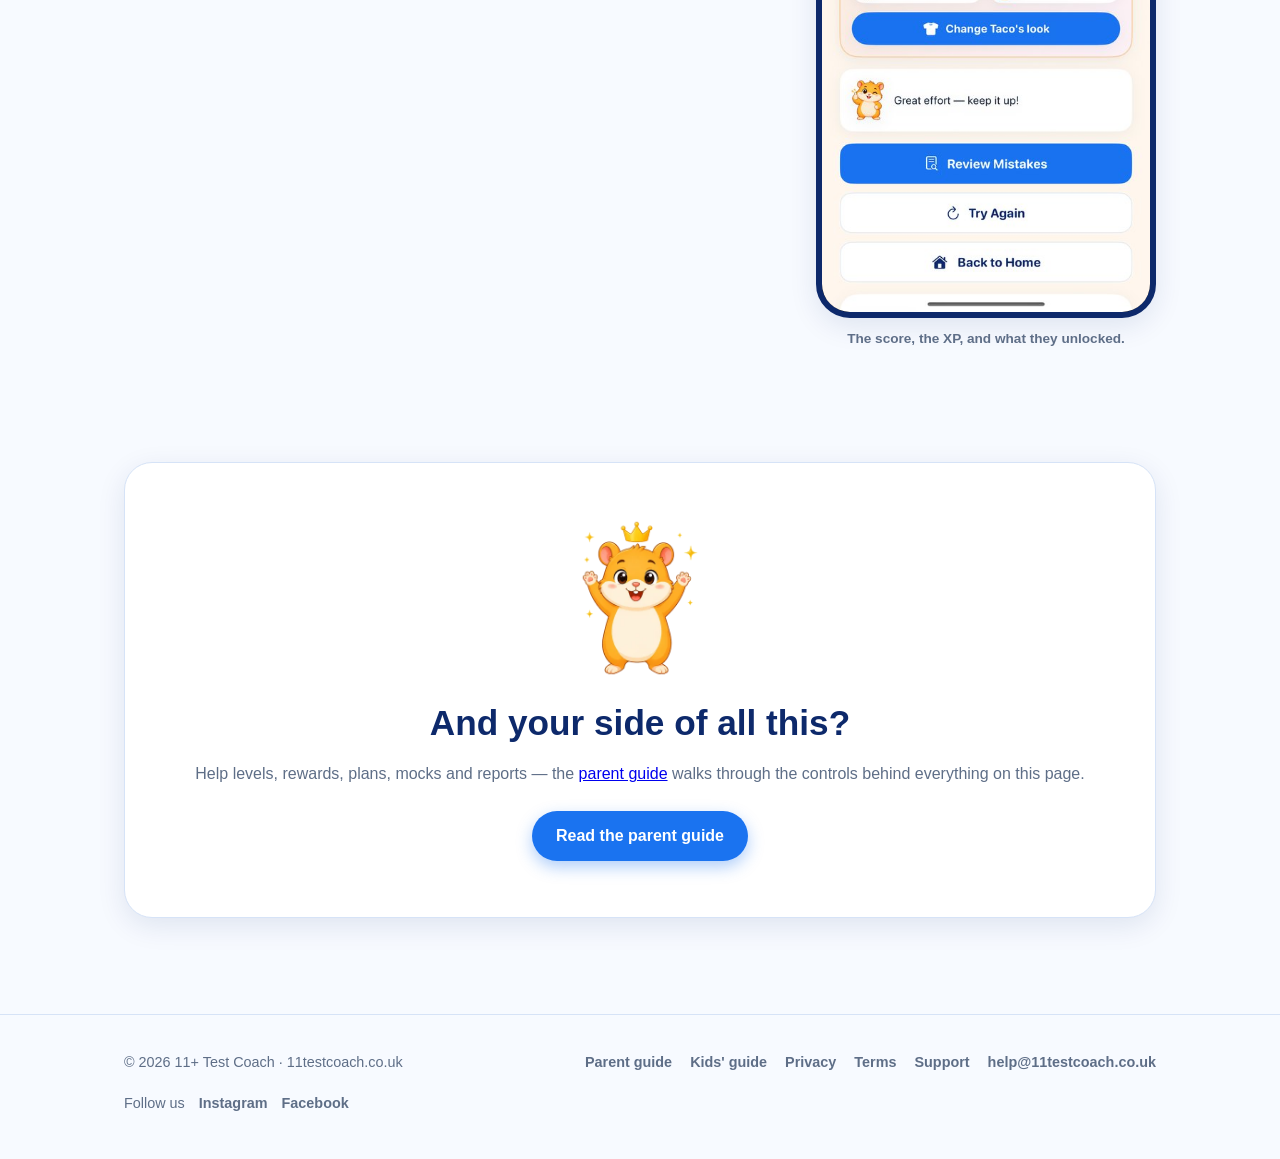
<file: kids/index.html>
<!DOCTYPE html>
<html lang="en-GB">
<head>
<meta charset="utf-8">
<meta name="viewport" content="width=device-width, initial-scale=1">
<title>Kids' guide — 11+ Test Coach</title>
<meta name="description" content="What 11+ Test Coach looks like for your child: daily missions, racing Taco along the progress bar, XP and streaks, the squared-paper working-out notepad, Taco's Corner, colour themes and unlockable outfits.">
<link rel="stylesheet" href="/style.css">
<link rel="icon" href="/assets/favicon-96.png" type="image/png">
<meta name="theme-color" content="#F7FAFF">
<link rel="canonical" href="https://11testcoach.co.uk/kids/">
<meta property="og:title" content="Kids' guide — 11+ Test Coach">
<meta property="og:description" content="Missions, XP, a full-screen notepad for working out, Taco's Corner, colour themes and outfits — the child's side of the app, with real screenshots.">
<meta property="og:image" content="https://11testcoach.co.uk/assets/taco-celebrate.png">
<meta property="og:url" content="https://11testcoach.co.uk/kids/">
<!-- Anonymous visitor counting. No cookies, nothing that identifies a
     reader. Swap this one tag to change provider; analytics.js does not care. -->
<script src="https://cdn.usefathom.com/script.js" data-site="IPBQOBWB" defer></script>
<script src="/analytics.js" defer></script>
</head>
<body>

<header>
  <div class="wrap nav">
    <a class="logo" href="/"><img src="/assets/taco-wave-sm.webp" alt="" width="34" height="45">11+ Test Coach</a>
    <input type="checkbox" id="nav-toggle" class="nav-toggle">
    <label for="nav-toggle" class="nav-burger"><span class="nav-burger-bars"><span></span><span></span><span></span></span><span class="nav-burger-open">Menu</span><span class="nav-burger-close">Close</span></label>
    <nav class="nav-links">
    <a class="link" href="/#how">How it works</a>
    <a class="link" href="/subjects/">Subjects</a>
    <a class="link" href="/#parents">Parent Mode</a>
    <a class="link" href="/taco/">Meet Taco</a>
    <a class="link" href="/guide/">Parent guide</a>
    <a class="link" href="/kids/">Kids' guide</a>
    <a class="link" href="/#pricing">Pricing</a>
    <a class="link" href="/#faq">FAQ</a>
    <a class="link" href="/support/">Support</a>
    <a class="store-badge" href="https://apps.apple.com/app/apple-store/id6782715811?pt=128520847&amp;ct=web&amp;mt=8"><img src="/assets/app-store-badge.svg" alt="Download on the App Store" width="120" height="40"></a>
    </nav>
  </div>
  <script>
    // The phone menu is a CSS-only checkbox, so a tapped link would leave
    // it open over the content — close it whenever a menu link is chosen.
    // Closing collapses the header mid-navigation, which can swallow the
    // browser's own anchor scroll, so same-page anchors re-scroll once
    // layout has settled (scroll-margin-top keeps the header clearance).
    document.addEventListener('click', function (event) {
      var link = event.target.closest('.nav-links a');
      if (!link) return;
      document.getElementById('nav-toggle').checked = false;
      var id = (link.hash || '').slice(1);
      if (id && link.pathname === location.pathname) {
        var target = document.getElementById(id);
        if (target) requestAnimationFrame(function () { target.scrollIntoView(); });
      }
    });
  </script>
</header>

<main>
  <div class="wrap">

    <div class="guide-hero">
      <div class="kicker">The kids' guide</div>
      <h1>The side of the app your child will love.</h1>
      <p>Serious practice doesn't have to feel serious. This is what 11+ Test Coach looks like from your child's seat: missions, XP, a hamster coach called Taco, short picture lessons, a full-screen notepad for working things out, and an app they get to make their own. Show them this page — it's theirs too.</p>
    </div>

    <nav class="toc">
      <a href="#learn">Learn it</a>
      <a href="#missions">Daily missions</a>
      <a href="#race">The race with Taco</a>
      <a href="#xp">XP, streaks &amp; unlocks</a>
      <a href="#notepad">The working-out notepad</a>
      <a href="#taco-help">Taco's help</a>
      <a href="#taco-corner">Taco's Corner</a>
      <a href="#colours">Colours</a>
      <a href="#review">After the quiz</a>
    </nav>

    <section id="learn">
      <div class="guide-section flip">
        <aside>
          <div class="shot"><img src="/assets/screens/app-lesson-verbal-sm.jpg" alt="A Verbal Reasoning lesson, Letter sequences: count the jumps, with C, E, G and I highlighted in the alphabet and K coming next" width="460" height="1000" loading="lazy"></div>
          <div class="shot-caption">Count the jumps: a lesson before the letter-sequence questions.</div>
        </aside>
        <div class="guide-copy">
          <div class="kicker">New topic?</div>
          <h2>Learn it first</h2>
          <p>Nobody likes being tested on something they've never been shown. So every topic has a <b>short lesson</b> — about five minutes — that shows how it works with a picture and an example, then lets you try a couple with Taco's help, then a quick check on your own.</p>
          <p>Lessons pop up where you need them: on Home, in a <b>Learn it first</b> link before a mission, and in the lesson library. The next day, a lesson comes back as a quick revisit — five questions to check it stuck.</p>
        </div>
      </div>
    </section>

    <section id="missions">
      <div class="guide-section">
        <div class="guide-copy">
          <div class="kicker">Every day</div>
          <h2>A mission, not a mountain</h2>
          <p>Each subject greets your child with <b>today's mission</b>: about ten questions, mixed across the topics that need work, sized for roughly eight minutes. It's deliberately small — the app is built around a-little-every-day, because that's what actually moves 11+ scores.</p>
          <ul>
            <li><b>Today's goal</b> on the home screen shows which subjects are done.</li>
            <li><b>Learn it first</b> on any mission topic they haven't met yet.</li>
            <li><b>Quick Practice</b> for spare five-minute moments.</li>
            <li><b>Beat the Clock</b> adds a gentle pace timer — running out of time never blocks an answer, it just shows they're over pace.</li>
          </ul>
          <p>Practice reminders (if you turn them on in Parent Mode) arrive as friendly nudges at times you choose — and Holiday Mode pauses everything, streak protected, while you're away.</p>
        </div>
        <aside>
          <div class="shot"><img src="/assets/screens/app-maths-home-sm.jpg" alt="The Maths home: today's Maths Mission of 10 questions in about 8 minutes, up to 150 XP, a Learn it first link and a Start Mission button, then more ways to practise" width="460" height="1000" loading="lazy"></div>
          <div class="shot-caption">Ten questions, about eight minutes, up to 150 XP.</div>
        </aside>
      </div>
    </section>

    <section id="race">
      <div class="guide-section">
        <div class="guide-copy">
          <div class="kicker">Every question</div>
          <h2>Race Taco to the finish line</h2>
          <p>Start any set of questions and Taco is waiting at the beginning of the progress bar. Answer one, and he trots forward — legs going properly — with the orange bar rolling along right behind him. Answer another, and off he goes again.</p>
          <ul>
            <li><b>He waits while you think.</b> Taco stands still until an answer goes in, so nothing wriggles about while your child reads the question.</li>
            <li><b>The bar chases him down.</b> Taco stays just ahead of the orange, and it catches him up at the very end — finish the mission and they cross the line together.</li>
            <li><b>It happens everywhere.</b> Maths, English, verbal, non-verbal, mistakes practice and the starting assessment all get the same little race.</li>
          </ul>
          <p>It sounds like a small thing. It isn't: "how far has Taco got?" turns ten questions into something worth finishing, and children can see at a glance that the end is close.</p>
        </div>
        <aside>
          <div class="shot"><img src="/assets/screens/app-question-english-sm.jpg" alt="English reading comprehension question on the passage Crossing by Moonlight: where did Hannah and Omar finish in the race, with answer options and a Check button" width="460" height="1000" loading="lazy"></div>
          <div class="shot-caption">Question one, and Taco is ready to go.</div>
        </aside>
      </div>
    </section>

    <section id="xp">
      <div class="guide-section flip">
        <aside>
          <div class="shot"><img src="/assets/screens/app-progress-sm.jpg" alt="Progress: look how far you've come, this week's practice goal reached, subject mastery for all four subjects and the topics mastered in each" width="460" height="1000" loading="lazy"></div>
          <div class="shot-caption">Their own Progress screen: goals, subjects and topics mastered.</div>
        </aside>
        <div class="guide-copy">
          <div class="kicker">The engine</div>
          <h2>XP, streaks and things worth unlocking</h2>
          <p>Every question earns XP for effort — and right answers earn much more, with harder questions worth the most and a quiet bonus for answering without help. Beating a question you got wrong earlier pays in full. Practising on consecutive days builds a <b>streak</b>, and XP totals unlock real things inside the app:</p>
          <ul>
            <li><b>Taco's cage</b> — 51 things to earn for Taco's home, from water bottles and bowls to houses, wheels and themed sets, each unlocked by lifetime XP from any subject. They choose what goes in.</li>
            <li><b>New looks for Taco</b> — new poses and backgrounds, also unlocked by XP.</li>
            <li><b>Progress towards rewards you set</b> — the cinema trip or new bike you've promised, tracked on a bar they can see fill up.</li>
            <li><b>Weekly goals</b> — practice days this week, questions answered and mocks taken, across all four subjects.</li>
          </ul>
          <p>There are no coins to buy and nothing to purchase inside the child's app — XP is earned with effort, full stop.</p>
        </div>
      </div>
    </section>

    <section id="notepad">
      <div class="guide-section">
        <div class="guide-copy">
          <div class="kicker">Parents' favourite</div>
          <h2>The working-out notepad</h2>
          <p>Real working out needs rough paper. In any <b>maths</b> or <b>verbal reasoning</b> quiz or mock, there is a notepad button at the top of the question, right next to Taco's help. Tap it and a <b>full-screen squared-paper notepad</b> opens — the whole screen to work on, with the question kept along the top. Perfect for long multiplication, or for writing out the alphabet when you're cracking a letter code.</p>
          <ul>
            <li><b>Draw with a finger</b> — pen, rubber, undo and clear.</li>
            <li><b>A fresh page every question</b> — the pad wipes itself when the quiz moves on, so the last sum never clutters the next one.</li>
            <li><b>Hide it and come back</b> — tap Done to check the question, tap the notepad again and the working is exactly where they left it.</li>
          </ul>
          <p>No more hunting for scrap paper at the kitchen table — the working out happens where the question is.</p>
        </div>
        <aside>
          <div class="shot"><img src="/assets/screens/app-mock-workpad-sm.jpg" alt="The full-screen squared-paper working-out pad open during a mock test, with the question along the top and 42 drawn by finger" width="460" height="1000" loading="lazy"></div>
          <div class="shot-caption">Working it out the proper way, right where the question is.</div>
        </aside>
      </div>
    </section>

    <section id="taco-help">
      <div class="guide-section flip">
        <aside>
          <div class="shot"><img src="/assets/screens/app-taco-hint-sm.jpg" alt="A maths question about a mean age, with Taco's hint open: let's look at the first step, if you know the mean and how many values there are, multiply them to find the total" width="460" height="1000" loading="lazy"></div>
          <div class="shot-caption">A way in, not the answer.</div>
        </aside>
        <div class="guide-copy">
          <div class="kicker">A coach, not an answer machine</div>
          <h2>Taco's help, on your terms</h2>
          <p>Stuck on a question? If you've allowed help in Parent Mode, Taco offers a <b>clue</b>, then a <b>stronger hint</b>, then a <b>worked example of a similar question</b> — never just the answer.</p>
          <p>You choose the level per child: all help, one clue only, or none at all. Children earn a small XP bonus for answering without asking — and mock tests always run with help off, so scores stay honest. Whatever happens, Taco never makes a child feel bad about a wrong answer.</p>
        </div>
      </div>
    </section>

    <section id="taco-corner">
      <div class="guide-section">
        <div class="guide-copy">
          <div class="kicker">Their space</div>
          <h2>Taco's Corner</h2>
          <p>The Taco tab is your child's own corner of the app. Taco is big here, and he <b>reacts when you tap him</b>. At the top is <b>Taco's cage</b>: tap the things in it and Taco has a drink, a snack, a nap or a run on his wheel. Underneath are the <b>upgrades</b> still to earn, with how much XP each needs, and <b>Taco's shed</b>, where everything they've earned is kept for them to put in or take out.</p>
          <p>It's also where they choose the app's colours.</p>
        </div>
        <aside>
          <div class="shot"><img src="/assets/screens/app-taco-corner-sm.jpg" alt="Taco's Corner: Taco's cage with 17 of 51 pieces earned, Taco saying Hi Casey tap me, and upgrades to earn with XP such as a mini fountain, a cosy cottage and a turbo wheel" width="460" height="1000" loading="lazy"></div>
          <div class="shot-caption">Tap Taco, and see what unlocks next.</div>
        </aside>
      </div>
    </section>

    <section id="colours">
      <div class="guide-section flip">
        <aside>
          <div class="shot"><img src="/assets/screens/app-home-sm.jpg" alt="The child's Home screen in the Peach colour theme: Good evening Casey, Today's Plan and today's goal" width="460" height="1000" loading="lazy"></div>
          <div class="shot-caption">Home in Peach — their choice follows them everywhere.</div>
        </aside>
        <div class="guide-copy">
          <div class="kicker">Make it theirs</div>
          <h2>Six colours, their pick</h2>
          <p>In <b>My colours</b> in Taco's Corner, your child picks a background theme for their screens — Sky, Mint, Peach, Lavender, Lemon or Blossom — and the whole app follows, from the home screen to Taco's Corner. Each child in the family gets their own choice, so siblings' apps genuinely feel like their own.</p>
          <p>Small thing? Maybe. But children practise more in a place that feels like theirs — and it costs no XP, no money, and no nagging.</p>
        </div>
      </div>
    </section>

    <section id="review">
      <div class="guide-section">
        <div class="guide-copy">
          <div class="kicker">Kind, clear feedback</div>
          <h2>After the quiz: no red pens</h2>
          <p>Results screens celebrate effort ("Great job, Casey! 7/10 correct · +31 XP"), show anything new they've unlocked for Taco, and every wrong answer is a <b>"Keep Practising"</b>, never a failure. The review shows their answer beside the correct one — with pictures for visual questions — plus a plain-English explanation, the key skill, and the common trap.</p>
          <p>Mocks have their own review too. During a mock they can skip a question and come back to it, and check an overview of what's left before they hand in. Afterwards, every answer comes with a <b>How it works</b> explanation, the results show how each topic went, and <b>Fix My Mistakes</b> turns the ones they missed into a short practice.</p>
          <p>Mistakes are quietly saved for later: the Mistakes practice mode rebuilds confidence on exactly those questions when they're ready. That loop — try, miss, understand, beat it — is the whole point of the app.</p>
        </div>
        <aside>
          <div class="shot"><img src="/assets/screens/app-results-sm.jpg" alt="Results: great job Casey, 7 out of 10 correct, 31 XP, four new things unlocked for Taco, and Review Mistakes and Try Again buttons" width="460" height="1000" loading="lazy"></div>
          <div class="shot-caption">The score, the XP, and what they unlocked.</div>
        </aside>
      </div>
    </section>

    <section>
      <div class="cta">
        <img src="/assets/taco-celebrate-sm.webp" alt="Taco the hamster celebrating" width="120" height="158" loading="lazy">
        <h2>And your side of all this?</h2>
        <p>Help levels, rewards, plans, mocks and reports — the <a href="/guide/">parent guide</a> walks through the controls behind everything on this page.</p>
        <a class="btn" href="/guide/">Read the parent guide</a>
      </div>
    </section>

  </div>
<a class="sticky-cta" href="https://apps.apple.com/app/apple-store/id6782715811?pt=128520847&amp;ct=web&amp;mt=8" aria-label="Download on the App Store: try everything free for 7 days">
  <img class="sticky-cta-taco" src="/assets/taco-wave-sm.webp" alt="" aria-hidden="true" width="46" height="61">
  <span class="sticky-cta-text"><b>Free for 7 days</b><small>Cancel any time</small></span>
  <span class="sticky-cta-go">Download</span>
</a>

<script>
  // The bar waits until the reader has committed to scrolling. On the home
  // page that means past the hero's own download button, so the two never
  // compete; other pages have no hero button, so a fixed distance stands in.
  // Purely additive: with JS off the bar never appears and every other
  // download link still works.
  (function () {
    var bar = document.querySelector('.sticky-cta');
    if (!bar) return;
    var heroCta = document.querySelector('.hero-ctas');
    function threshold() {
      return heroCta ? heroCta.offsetTop + heroCta.offsetHeight : 320;
    }
    function update() {
      bar.classList.toggle('is-visible', window.scrollY > threshold());
    }
    window.addEventListener('scroll', update, { passive: true });
    window.addEventListener('resize', update);
    update();
  })();
</script>

</main>

<footer>
  <div class="wrap foot">
    <div>© 2026 11+ Test Coach · 11testcoach.co.uk</div>
    <nav>
      <a href="/guide/">Parent guide</a>
      <a href="/kids/">Kids' guide</a>
      <a href="/privacy/">Privacy</a>
      <a href="/terms/">Terms</a>
      <a href="/support/">Support</a>
      <a href="mailto:help@11testcoach.co.uk">help@11testcoach.co.uk</a>
    </nav>
    <div class="foot-social">
      <span>Follow us</span>
      <a href="https://www.instagram.com/11testcoach/" target="_blank" rel="noopener">Instagram</a>
      <a href="https://www.facebook.com/profile.php?id=61593318213469" target="_blank" rel="noopener">Facebook</a>
    </div>
  </div>
</footer>

</body>
</html>
</file>
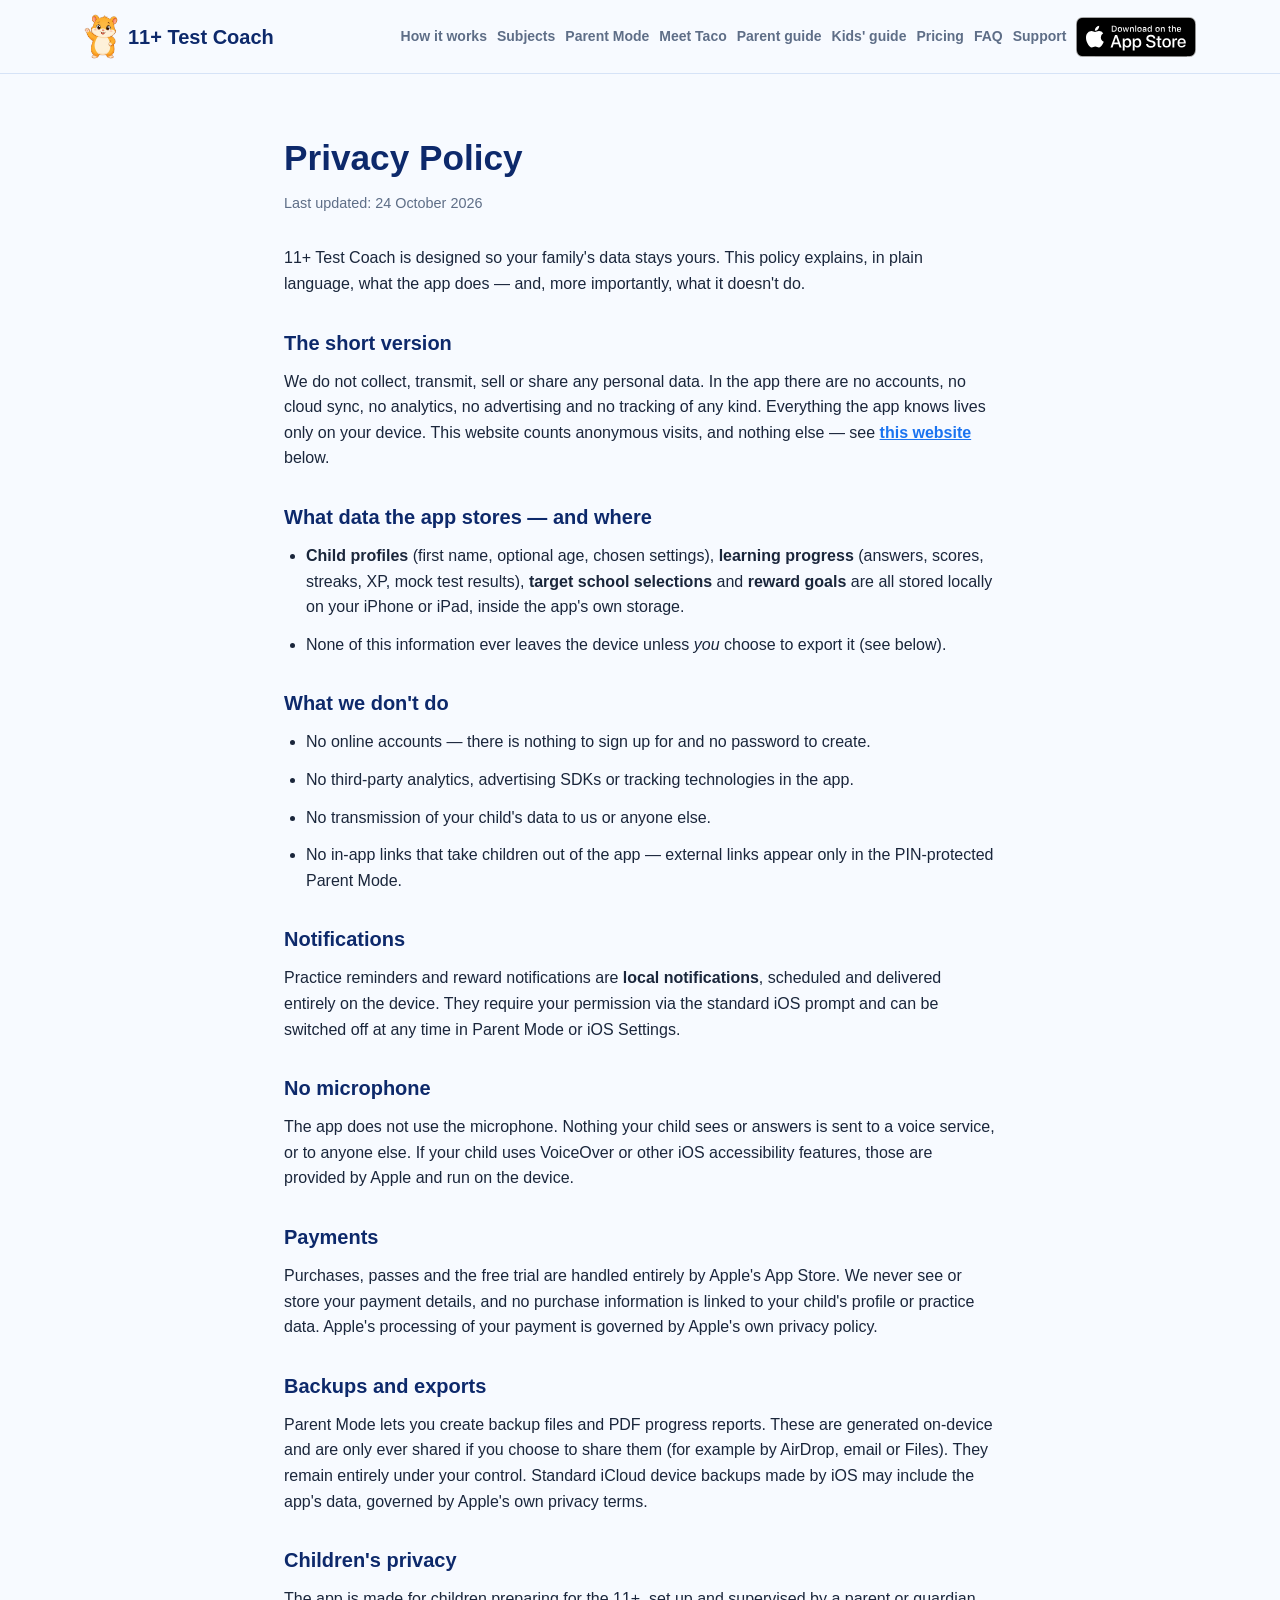
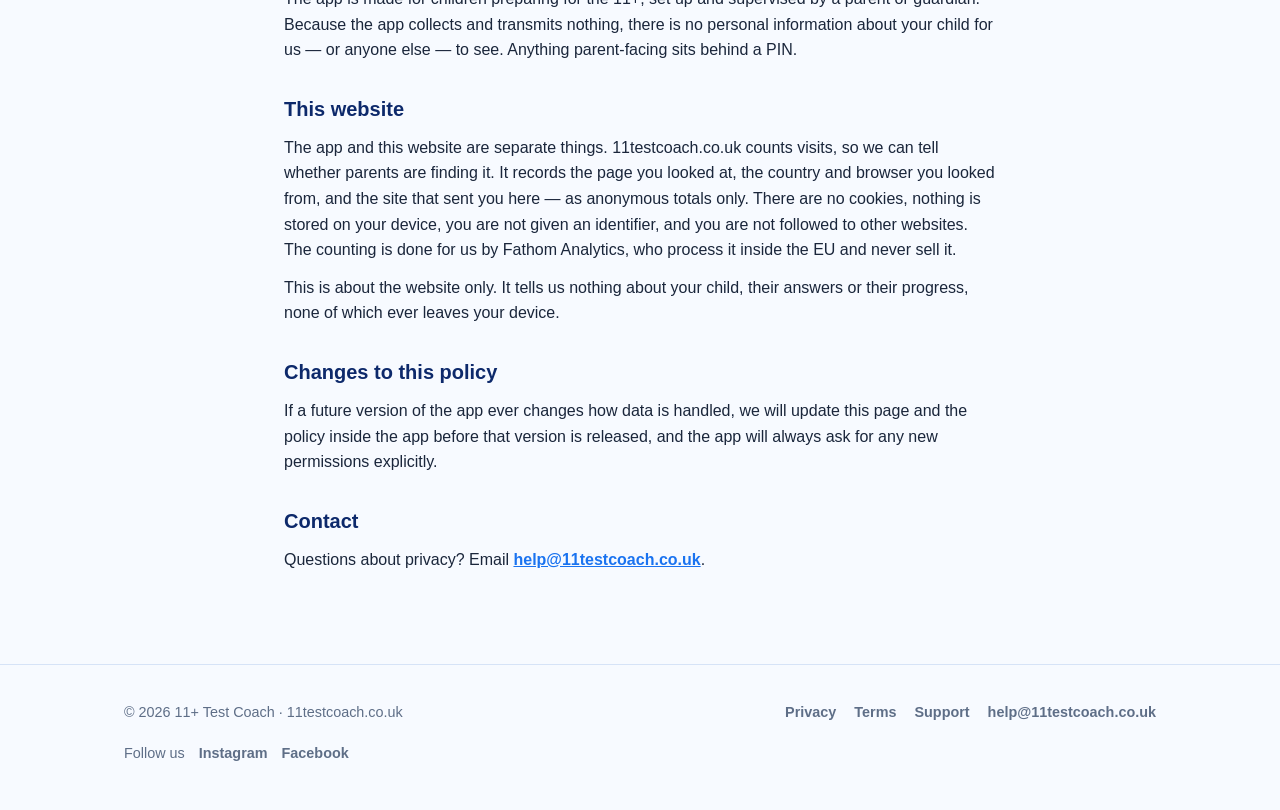
<file: privacy/index.html>
<!DOCTYPE html>
<html lang="en-GB">
<head>
<meta charset="utf-8">
<meta name="viewport" content="width=device-width, initial-scale=1">
<title>Privacy Policy — 11+ Test Coach</title>
<meta name="description" content="11+ Test Coach privacy policy: no data collection, no accounts, no tracking in the app. Everything your child does stays on your device.">
<link rel="stylesheet" href="/style.css">
<link rel="icon" href="/assets/favicon-96.png" type="image/png">
<meta name="theme-color" content="#F7FAFF">
<link rel="canonical" href="https://11testcoach.co.uk/privacy/">
<!-- Anonymous visitor counting. No cookies, nothing that identifies a
     reader. Swap this one tag to change provider; analytics.js does not care. -->
<script src="https://cdn.usefathom.com/script.js" data-site="IPBQOBWB" defer></script>
<script src="/analytics.js" defer></script>
</head>
<body>

<header>
  <div class="wrap nav">
    <a class="logo" href="/"><img src="/assets/taco-wave-sm.webp" alt="" width="34" height="45">11+ Test Coach</a>
    <input type="checkbox" id="nav-toggle" class="nav-toggle">
    <label for="nav-toggle" class="nav-burger"><span class="nav-burger-bars"><span></span><span></span><span></span></span><span class="nav-burger-open">Menu</span><span class="nav-burger-close">Close</span></label>
    <nav class="nav-links">
    <a class="link" href="/#how">How it works</a>
    <a class="link" href="/subjects/">Subjects</a>
    <a class="link" href="/#parents">Parent Mode</a>
    <a class="link" href="/taco/">Meet Taco</a>
    <a class="link" href="/guide/">Parent guide</a>
    <a class="link" href="/kids/">Kids' guide</a>
    <a class="link" href="/#pricing">Pricing</a>
    <a class="link" href="/#faq">FAQ</a>
    <a class="link" href="/support/">Support</a>
    <a class="store-badge" href="https://apps.apple.com/app/apple-store/id6782715811?pt=128520847&amp;ct=web&amp;mt=8"><img src="/assets/app-store-badge.svg" alt="Download on the App Store" width="120" height="40"></a>
    </nav>
  </div>
  <script>
    // The phone menu is a CSS-only checkbox, so a tapped link would leave
    // it open over the content — close it whenever a menu link is chosen.
    // Closing collapses the header mid-navigation, which can swallow the
    // browser's own anchor scroll, so same-page anchors re-scroll once
    // layout has settled (scroll-margin-top keeps the header clearance).
    document.addEventListener('click', function (event) {
      var link = event.target.closest('.nav-links a');
      if (!link) return;
      document.getElementById('nav-toggle').checked = false;
      var id = (link.hash || '').slice(1);
      if (id && link.pathname === location.pathname) {
        var target = document.getElementById(id);
        if (target) requestAnimationFrame(function () { target.scrollIntoView(); });
      }
    });
  </script>
</header>

<main class="page">
  <h1>Privacy Policy</h1>
  <p class="updated">Last updated: 24 October 2026</p>

  <p>11+ Test Coach is designed so your family's data stays yours. This policy explains, in plain language, what the app does — and, more importantly, what it doesn't do.</p>

  <h2>The short version</h2>
  <p>We do not collect, transmit, sell or share any personal data. In the app there are no accounts, no cloud sync, no analytics, no advertising and no tracking of any kind. Everything the app knows lives only on your device. This website counts anonymous visits, and nothing else — see <a href="#website">this website</a> below.</p>

  <h2>What data the app stores — and where</h2>
  <ul>
    <li><strong>Child profiles</strong> (first name, optional age, chosen settings), <strong>learning progress</strong> (answers, scores, streaks, XP, mock test results), <strong>target school selections</strong> and <strong>reward goals</strong> are all stored locally on your iPhone or iPad, inside the app's own storage.</li>
    <li>None of this information ever leaves the device unless <em>you</em> choose to export it (see below).</li>
  </ul>

  <h2>What we don't do</h2>
  <ul>
    <li>No online accounts — there is nothing to sign up for and no password to create.</li>
    <li>No third-party analytics, advertising SDKs or tracking technologies in the app.</li>
    <li>No transmission of your child's data to us or anyone else.</li>
    <li>No in-app links that take children out of the app — external links appear only in the PIN-protected Parent Mode.</li>
  </ul>

  <h2>Notifications</h2>
  <p>Practice reminders and reward notifications are <strong>local notifications</strong>, scheduled and delivered entirely on the device. They require your permission via the standard iOS prompt and can be switched off at any time in Parent Mode or iOS Settings.</p>

  <h2>No microphone</h2>
  <p>The app does not use the microphone. Nothing your child sees or answers is sent to a voice service, or to anyone else. If your child uses VoiceOver or other iOS accessibility features, those are provided by Apple and run on the device.</p>

  <h2>Payments</h2>
  <p>Purchases, passes and the free trial are handled entirely by Apple's App&nbsp;Store. We never see or store your payment details, and no purchase information is linked to your child's profile or practice data. Apple's processing of your payment is governed by Apple's own privacy policy.</p>

  <h2>Backups and exports</h2>
  <p>Parent Mode lets you create backup files and PDF progress reports. These are generated on-device and are only ever shared if you choose to share them (for example by AirDrop, email or Files). They remain entirely under your control. Standard iCloud device backups made by iOS may include the app's data, governed by Apple's own privacy terms.</p>

  <h2>Children's privacy</h2>
  <p>The app is made for children preparing for the 11+, set up and supervised by a parent or guardian. Because the app collects and transmits nothing, there is no personal information about your child for us — or anyone else — to see. Anything parent-facing sits behind a PIN.</p>

  <h2 id="website">This website</h2>
  <p>The app and this website are separate things. 11testcoach.co.uk counts visits,
  so we can tell whether parents are finding it. It records the page you looked at,
  the country and browser you looked from, and the site that sent you here — as
  anonymous totals only. There are no cookies, nothing is stored on your device,
  you are not given an identifier, and you are not followed to other websites.
  The counting is done for us by Fathom Analytics, who process it inside the EU
  and never sell it.</p>
  <p>This is about the website only. It tells us nothing about your child, their
  answers or their progress, none of which ever leaves your device.</p>

  <h2>Changes to this policy</h2>
  <p>If a future version of the app ever changes how data is handled, we will update this page and the policy inside the app before that version is released, and the app will always ask for any new permissions explicitly.</p>

  <h2>Contact</h2>
  <p>Questions about privacy? Email <a href="mailto:help@11testcoach.co.uk">help@11testcoach.co.uk</a>.</p>
<a class="sticky-cta" href="https://apps.apple.com/app/apple-store/id6782715811?pt=128520847&amp;ct=web&amp;mt=8" aria-label="Download on the App Store: try everything free for 7 days">
  <img class="sticky-cta-taco" src="/assets/taco-wave-sm.webp" alt="" aria-hidden="true" width="46" height="61">
  <span class="sticky-cta-text"><b>Free for 7 days</b><small>Cancel any time</small></span>
  <span class="sticky-cta-go">Download</span>
</a>

<script>
  // The bar waits until the reader has committed to scrolling. On the home
  // page that means past the hero's own download button, so the two never
  // compete; other pages have no hero button, so a fixed distance stands in.
  // Purely additive: with JS off the bar never appears and every other
  // download link still works.
  (function () {
    var bar = document.querySelector('.sticky-cta');
    if (!bar) return;
    var heroCta = document.querySelector('.hero-ctas');
    function threshold() {
      return heroCta ? heroCta.offsetTop + heroCta.offsetHeight : 320;
    }
    function update() {
      bar.classList.toggle('is-visible', window.scrollY > threshold());
    }
    window.addEventListener('scroll', update, { passive: true });
    window.addEventListener('resize', update);
    update();
  })();
</script>

</main>

<footer>
  <div class="wrap foot">
    <div>© 2026 11+ Test Coach · 11testcoach.co.uk</div>
    <nav>
      <a href="/privacy/">Privacy</a>
      <a href="/terms/">Terms</a>
      <a href="/support/">Support</a>
      <a href="mailto:help@11testcoach.co.uk">help@11testcoach.co.uk</a>
    </nav>
    <div class="foot-social">
      <span>Follow us</span>
      <a href="https://www.instagram.com/11testcoach/" target="_blank" rel="noopener">Instagram</a>
      <a href="https://www.facebook.com/profile.php?id=61593318213469" target="_blank" rel="noopener">Facebook</a>
    </div>
  </div>
</footer>

</body>
</html>
</file>
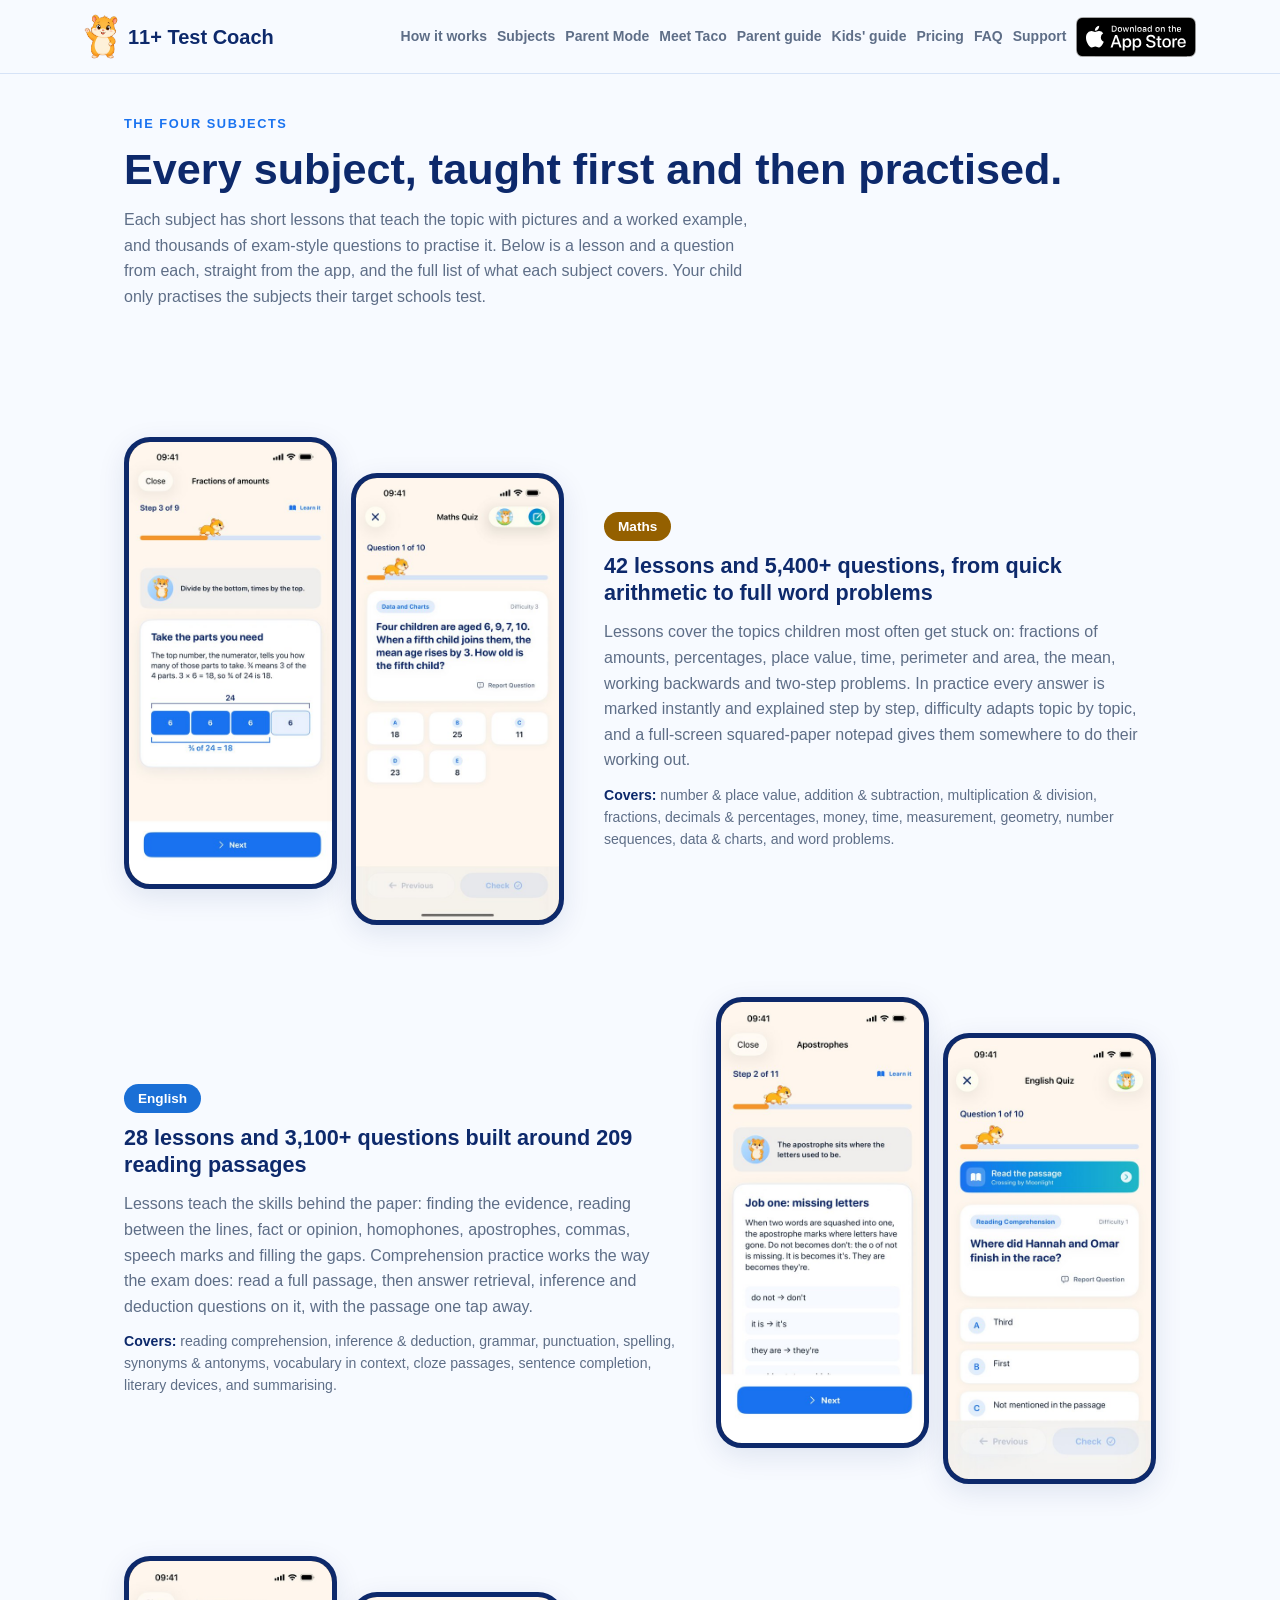
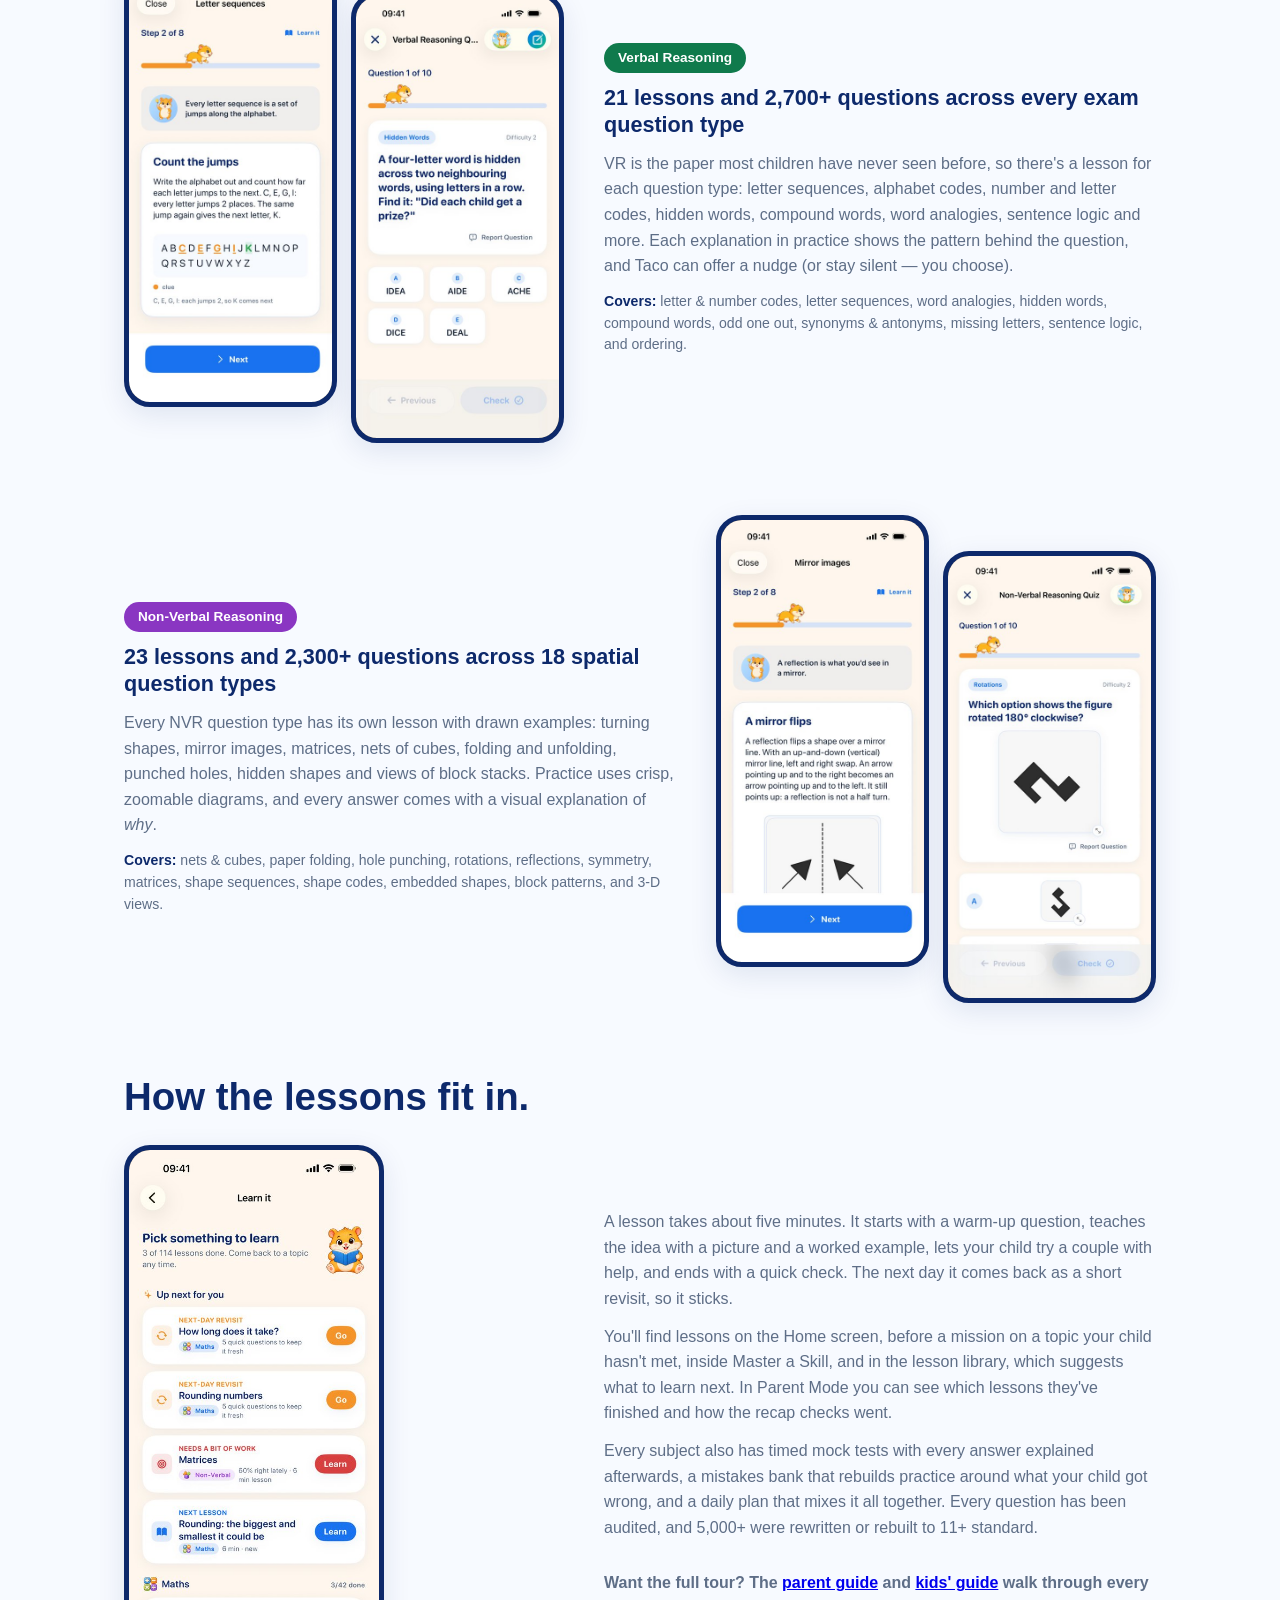
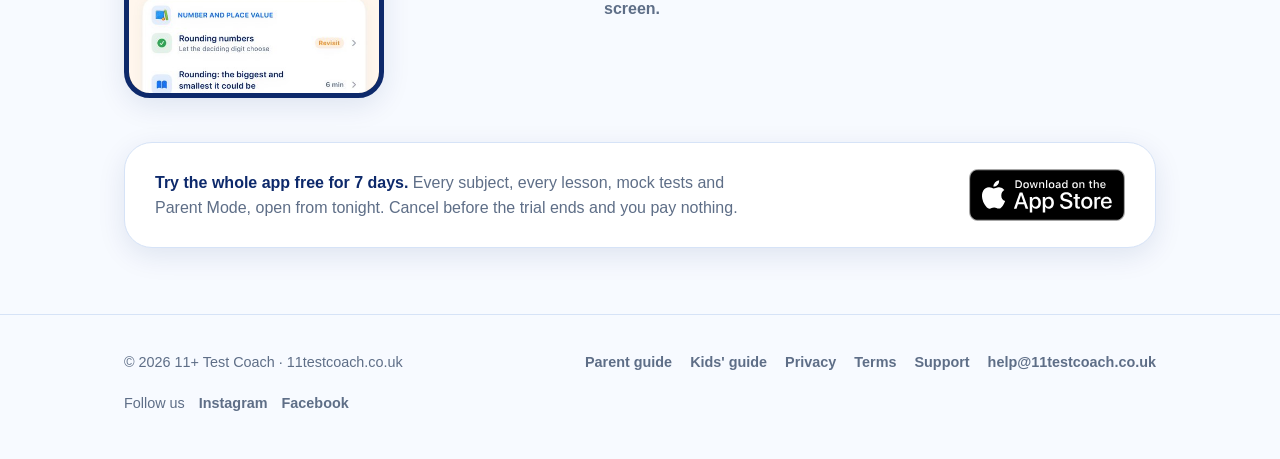
<file: subjects/index.html>
<!DOCTYPE html>
<html lang="en-GB">
<head>
<meta charset="utf-8">
<meta name="viewport" content="width=device-width, initial-scale=1">
<title>The four 11+ subjects: lessons and practice | 11+ Test Coach</title>
<meta name="description" content="A lesson and a question from all four 11+ subjects, with the full topic list each one covers: maths, English, verbal reasoning and non-verbal reasoning. 114 lessons and 13,700+ questions.">
<link rel="stylesheet" href="/style.css">
<link rel="icon" href="/assets/favicon-96.png" type="image/png">
<meta name="theme-color" content="#F7FAFF">
<link rel="canonical" href="https://11testcoach.co.uk/subjects/">
<meta property="og:title" content="The four 11+ subjects: lessons and practice | 11+ Test Coach">
<meta property="og:description" content="A lesson and a question from all four 11+ subjects, with the full topic list each one covers: maths, English, verbal reasoning and non-verbal reasoning. 114 lessons and 13,700+ questions.">
<meta property="og:image" content="https://11testcoach.co.uk/assets/og-card.png">
<meta property="og:image:width" content="1200">
<meta property="og:image:height" content="630">
<meta property="og:image:alt" content="11+ Test Coach: a lesson screen and the child's home screen next to the headline They learn it first, then they practise">
<meta name="twitter:card" content="summary_large_image">
<meta property="og:url" content="https://11testcoach.co.uk/subjects/">
<!-- Anonymous visitor counting. No cookies, nothing that identifies a
     reader. Swap this one tag to change provider; analytics.js does not care. -->
<script src="https://cdn.usefathom.com/script.js" data-site="IPBQOBWB" defer></script>
<script src="/analytics.js" defer></script>
</head>
<body>

<header>
  <div class="wrap nav">
    <a class="logo" href="/"><img src="/assets/taco-wave-sm.webp" alt="" width="34" height="45">11+ Test Coach</a>
    <input type="checkbox" id="nav-toggle" class="nav-toggle">
    <label for="nav-toggle" class="nav-burger"><span class="nav-burger-bars"><span></span><span></span><span></span></span><span class="nav-burger-open">Menu</span><span class="nav-burger-close">Close</span></label>
    <nav class="nav-links">
    <a class="link" href="/#how">How it works</a>
    <a class="link" href="/subjects/">Subjects</a>
    <a class="link" href="/#parents">Parent Mode</a>
    <a class="link" href="/taco/">Meet Taco</a>
    <a class="link" href="/guide/">Parent guide</a>
    <a class="link" href="/kids/">Kids' guide</a>
    <a class="link" href="/#pricing">Pricing</a>
    <a class="link" href="/#faq">FAQ</a>
    <a class="link" href="/support/">Support</a>
    <a class="store-badge" href="https://apps.apple.com/app/apple-store/id6782715811?pt=128520847&amp;ct=web&amp;mt=8"><img src="/assets/app-store-badge.svg" alt="Download on the App Store" width="120" height="40"></a>
    </nav>
  </div>
  <script>
    // The phone menu is a CSS-only checkbox, so a tapped link would leave
    // it open over the content — close it whenever a menu link is chosen.
    // Closing collapses the header mid-navigation, which can swallow the
    // browser's own anchor scroll, so same-page anchors re-scroll once
    // layout has settled (scroll-margin-top keeps the header clearance).
    document.addEventListener('click', function (event) {
      var link = event.target.closest('.nav-links a');
      if (!link) return;
      document.getElementById('nav-toggle').checked = false;
      var id = (link.hash || '').slice(1);
      if (id && link.pathname === location.pathname) {
        var target = document.getElementById(id);
        if (target) requestAnimationFrame(function () { target.scrollIntoView(); });
      }
    });
  </script>
</header>

<main>
  <div class="wrap">

    <section class="page-head">
      <div class="kicker">The four subjects</div>
      <h1 class="section-title">Every subject, taught first and then practised.</h1>
      <p class="section-sub">Each subject has short lessons that teach the topic with pictures and a worked example, and thousands of exam-style questions to practise it. Below is a lesson and a question from each, straight from the app, and the full list of what each subject covers. Your child only practises the subjects their target schools test.</p>
    </section>

    <section id="maths" class="subj">
      <div class="subject-detail">
        <aside class="shot-pair subj-pair">
          <div class="shot"><img src="/assets/screens/app-lesson-fractions-sm.jpg" alt="Maths lesson Fractions of amounts, step 3 of 9: a bar model of 24 split into four parts of 6, showing three quarters of 24 is 18" width="460" height="1000" loading="lazy"></div>
          <div class="shot"><img src="/assets/screens/app-question-maths-sm.jpg" alt="Maths question, 1 of 10: four children are aged 6, 9, 7 and 10, a fifth joins and the mean rises by 3, how old is the fifth child, with five answers and a Check button" width="460" height="1000" loading="lazy"></div>
        </aside>
        <div class="subject-copy">
          <span class="chip" style="--chip:#946000">Maths</span>
          <h3>42 lessons and 5,400+ questions, from quick arithmetic to full word problems</h3>
          <p>Lessons cover the topics children most often get stuck on: fractions of amounts, percentages, place value, time, perimeter and area, the mean, working backwards and two-step problems. In practice every answer is marked instantly and explained step by step, difficulty adapts topic by topic, and a full-screen squared-paper notepad gives them somewhere to do their working out.</p>
          <p class="covers"><b>Covers:</b> number &amp; place value, addition &amp; subtraction, multiplication &amp; division, fractions, decimals &amp; percentages, money, time, measurement, geometry, number sequences, data &amp; charts, and word problems.</p>
        </div>
      </div>
    </section>

    <section id="english" class="subj">
      <div class="subject-detail flip">
        <aside class="shot-pair subj-pair">
          <div class="shot"><img src="/assets/screens/app-lesson-english-sm.jpg" alt="English lesson Apostrophes, step 2 of 11: Job one, missing letters, with do not becoming don't, it is becoming it's and they are becoming they're" width="460" height="1000" loading="lazy"></div>
          <div class="shot"><img src="/assets/screens/app-question-english-sm.jpg" alt="English reading comprehension question on the passage Crossing by Moonlight: where did Hannah and Omar finish in the race, with answer options and a Check button" width="460" height="1000" loading="lazy"></div>
        </aside>
        <div class="subject-copy">
          <span class="chip" style="--chip:#1A6FD6">English</span>
          <h3>28 lessons and 3,100+ questions built around 209 reading passages</h3>
          <p>Lessons teach the skills behind the paper: finding the evidence, reading between the lines, fact or opinion, homophones, apostrophes, commas, speech marks and filling the gaps. Comprehension practice works the way the exam does: read a full passage, then answer retrieval, inference and deduction questions on it, with the passage one tap away.</p>
          <p class="covers"><b>Covers:</b> reading comprehension, inference &amp; deduction, grammar, punctuation, spelling, synonyms &amp; antonyms, vocabulary in context, cloze passages, sentence completion, literary devices, and summarising.</p>
        </div>
      </div>
    </section>

    <section id="verbal" class="subj">
      <div class="subject-detail">
        <aside class="shot-pair subj-pair">
          <div class="shot"><img src="/assets/screens/app-lesson-verbal-sm.jpg" alt="Verbal Reasoning lesson Letter sequences, step 2 of 8: count the jumps, with C, E, G and I highlighted in the alphabet and K coming next" width="460" height="1000" loading="lazy"></div>
          <div class="shot"><img src="/assets/screens/app-question-verbal-sm.jpg" alt="Verbal Reasoning hidden words question: find the four-letter word hidden across two neighbouring words in Did each child get a prize, with five options" width="460" height="1000" loading="lazy"></div>
        </aside>
        <div class="subject-copy">
          <span class="chip" style="--chip:#0F7A4C">Verbal Reasoning</span>
          <h3>21 lessons and 2,700+ questions across every exam question type</h3>
          <p>VR is the paper most children have never seen before, so there's a lesson for each question type: letter sequences, alphabet codes, number and letter codes, hidden words, compound words, word analogies, sentence logic and more. Each explanation in practice shows the pattern behind the question, and Taco can offer a nudge (or stay silent — you choose).</p>
          <p class="covers"><b>Covers:</b> letter &amp; number codes, letter sequences, word analogies, hidden words, compound words, odd one out, synonyms &amp; antonyms, missing letters, sentence logic, and ordering.</p>
        </div>
      </div>
    </section>

    <section id="nonverbal" class="subj">
      <div class="subject-detail flip">
        <aside class="shot-pair subj-pair">
          <div class="shot"><img src="/assets/screens/app-lesson-nvr-sm.jpg" alt="Non-Verbal Reasoning lesson Mirror images, step 2 of 8: a mirror flips, with an arrow reflected across a dashed vertical mirror line" width="460" height="1000" loading="lazy"></div>
          <div class="shot"><img src="/assets/screens/app-question-nvr-sm.jpg" alt="Non-Verbal Reasoning question on Rotations: which option shows the figure rotated 180 degrees clockwise, with drawn shape options" width="460" height="1000" loading="lazy"></div>
        </aside>
        <div class="subject-copy">
          <span class="chip" style="--chip:#8A36C2">Non-Verbal Reasoning</span>
          <h3>23 lessons and 2,300+ questions across 18 spatial question types</h3>
          <p>Every NVR question type has its own lesson with drawn examples: turning shapes, mirror images, matrices, nets of cubes, folding and unfolding, punched holes, hidden shapes and views of block stacks. Practice uses crisp, zoomable diagrams, and every answer comes with a visual explanation of <em>why</em>.</p>
          <p class="covers"><b>Covers:</b> nets &amp; cubes, paper folding, hole punching, rotations, reflections, symmetry, matrices, shape sequences, shape codes, embedded shapes, block patterns, and 3-D views.</p>
        </div>
      </div>
    </section>

    <section class="subj subj-more">
      <h2 class="section-title">How the lessons fit in.</h2>
      <div class="subject-detail">
        <aside class="subj-single">
          <div class="shot"><img src="/assets/screens/app-lesson-library-sm.jpg" alt="The Learn it lesson library: 3 of 114 lessons done, with next-day revisits, a lesson that needs a bit of work and the next lesson up for you" width="460" height="1000" loading="lazy"></div>
        </aside>
        <div class="subject-copy">
          <p>A lesson takes about five minutes. It starts with a warm-up question, teaches the idea with a picture and a worked example, lets your child try a couple with help, and ends with a quick check. The next day it comes back as a short revisit, so it sticks.</p>
          <p>You'll find lessons on the Home screen, before a mission on a topic your child hasn't met, inside Master a Skill, and in the lesson library, which suggests what to learn next. In Parent Mode you can see which lessons they've finished and how the recap checks went.</p>
          <p>Every subject also has timed mock tests with every answer explained afterwards, a mistakes bank that rebuilds practice around what your child got wrong, and a daily plan that mixes it all together. Every question has been audited, and 5,000+ were rewritten or rebuilt to 11+ standard.</p>
          <p class="app-gallery-note" style="text-align:left">Want the full tour? The <a href="/guide/">parent guide</a> and <a href="/kids/">kids' guide</a> walk through every screen.</p>
        </div>
      </div>
    </section>

    <section class="mid-cta">
      <div class="mid-cta-inner">
        <p><b>Try the whole app free for 7 days.</b> Every subject, every lesson, mock tests and Parent Mode, open from tonight. Cancel before the trial ends and you pay nothing.</p>
        <a class="store-badge" href="https://apps.apple.com/app/apple-store/id6782715811?pt=128520847&amp;ct=web&amp;mt=8"><img src="/assets/app-store-badge.svg" alt="Download on the App Store"></a>
      </div>
    </section>

  </div>
<a class="sticky-cta" href="https://apps.apple.com/app/apple-store/id6782715811?pt=128520847&amp;ct=web&amp;mt=8" aria-label="Download on the App Store: try everything free for 7 days">
  <img class="sticky-cta-taco" src="/assets/taco-wave-sm.webp" alt="" aria-hidden="true" width="46" height="61">
  <span class="sticky-cta-text"><b>Free for 7 days</b><small>Cancel any time</small></span>
  <span class="sticky-cta-go">Download</span>
</a>

<script>
  // The bar waits until the reader has committed to scrolling. On the home
  // page that means past the hero's own download button, so the two never
  // compete; other pages have no hero button, so a fixed distance stands in.
  // Purely additive: with JS off the bar never appears and every other
  // download link still works.
  (function () {
    var bar = document.querySelector('.sticky-cta');
    if (!bar) return;
    var heroCta = document.querySelector('.hero-ctas');
    function threshold() {
      return heroCta ? heroCta.offsetTop + heroCta.offsetHeight : 320;
    }
    function update() {
      bar.classList.toggle('is-visible', window.scrollY > threshold());
    }
    window.addEventListener('scroll', update, { passive: true });
    window.addEventListener('resize', update);
    update();
  })();
</script>

</main>

<footer>
  <div class="wrap foot">
    <div>© 2026 11+ Test Coach · 11testcoach.co.uk</div>
    <nav>
      <a href="/guide/">Parent guide</a>
      <a href="/kids/">Kids' guide</a>
      <a href="/privacy/">Privacy</a>
      <a href="/terms/">Terms</a>
      <a href="/support/">Support</a>
      <a href="mailto:help@11testcoach.co.uk">help@11testcoach.co.uk</a>
    </nav>
    <div class="foot-social">
      <span>Follow us</span>
      <a href="https://www.instagram.com/11testcoach/" target="_blank" rel="noopener">Instagram</a>
      <a href="https://www.facebook.com/profile.php?id=61593318213469" target="_blank" rel="noopener">Facebook</a>
    </div>
  </div>
</footer>

</body>
</html>
</file>
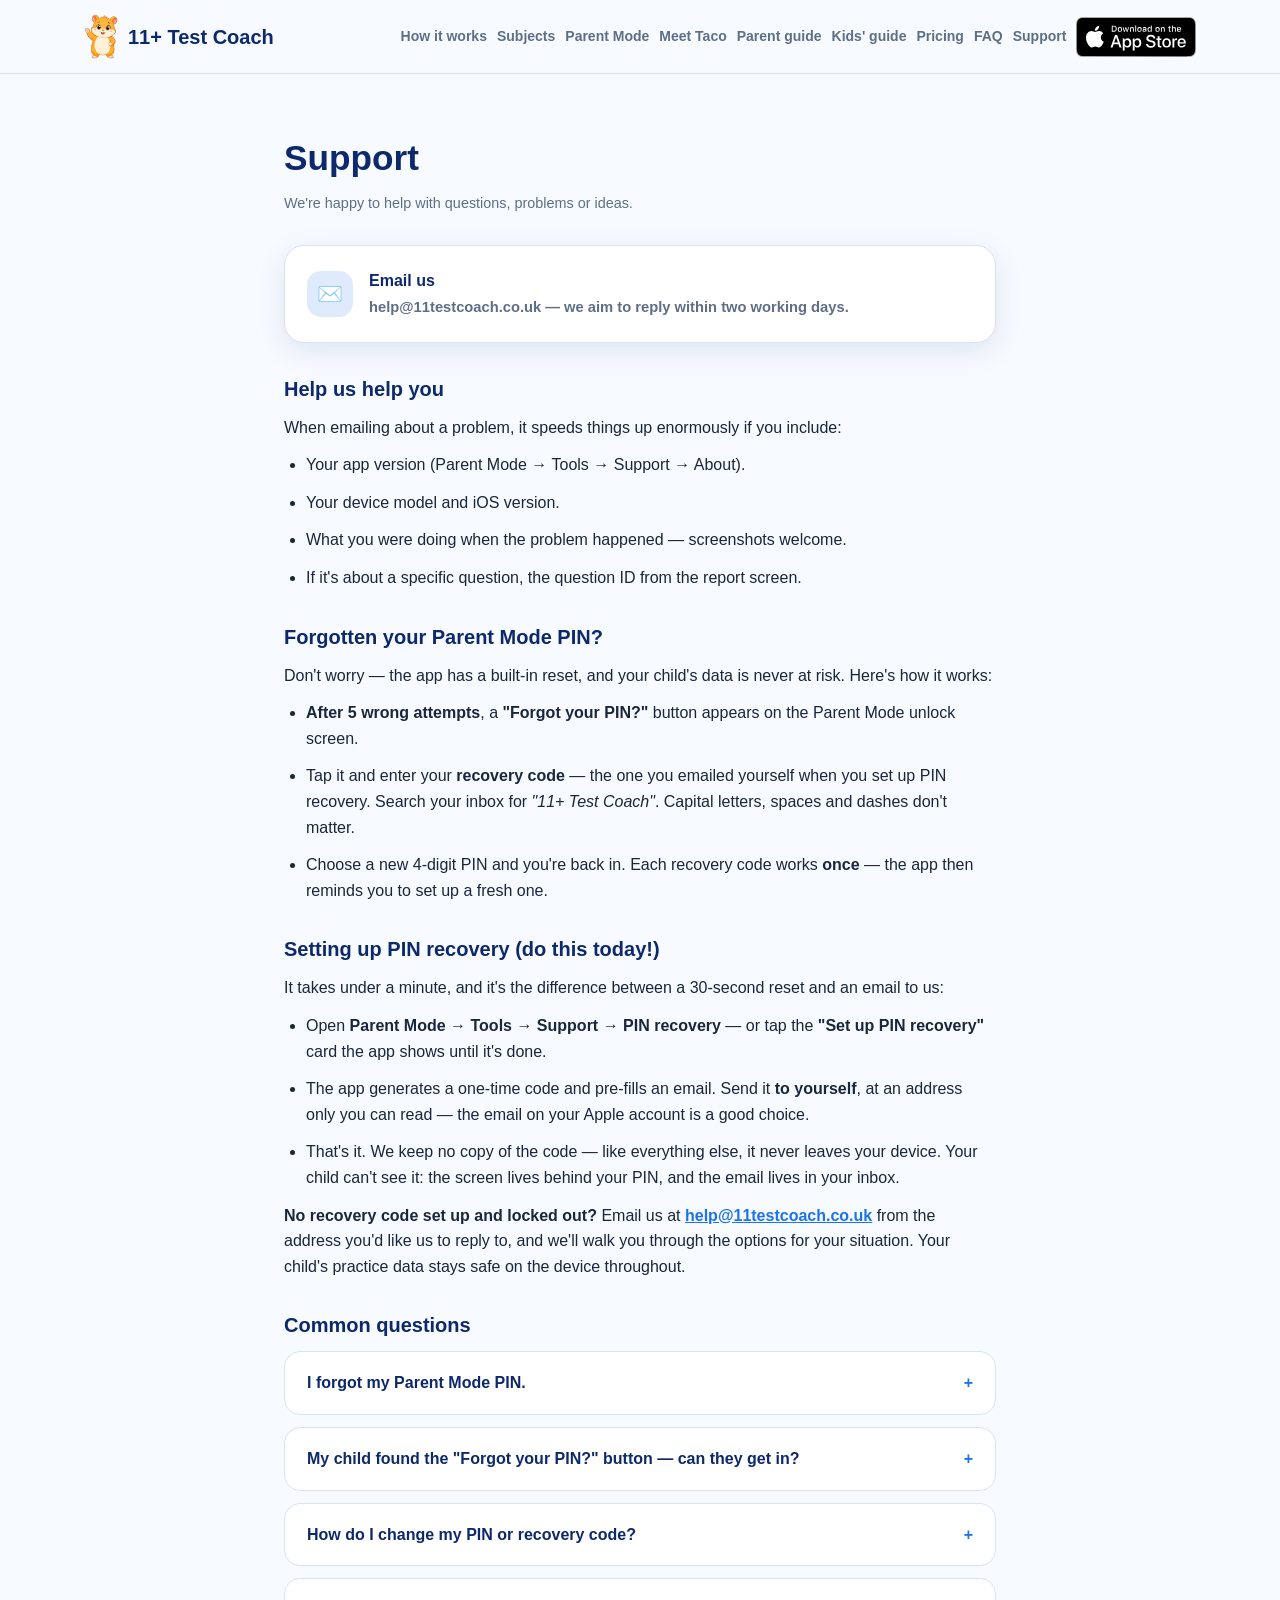
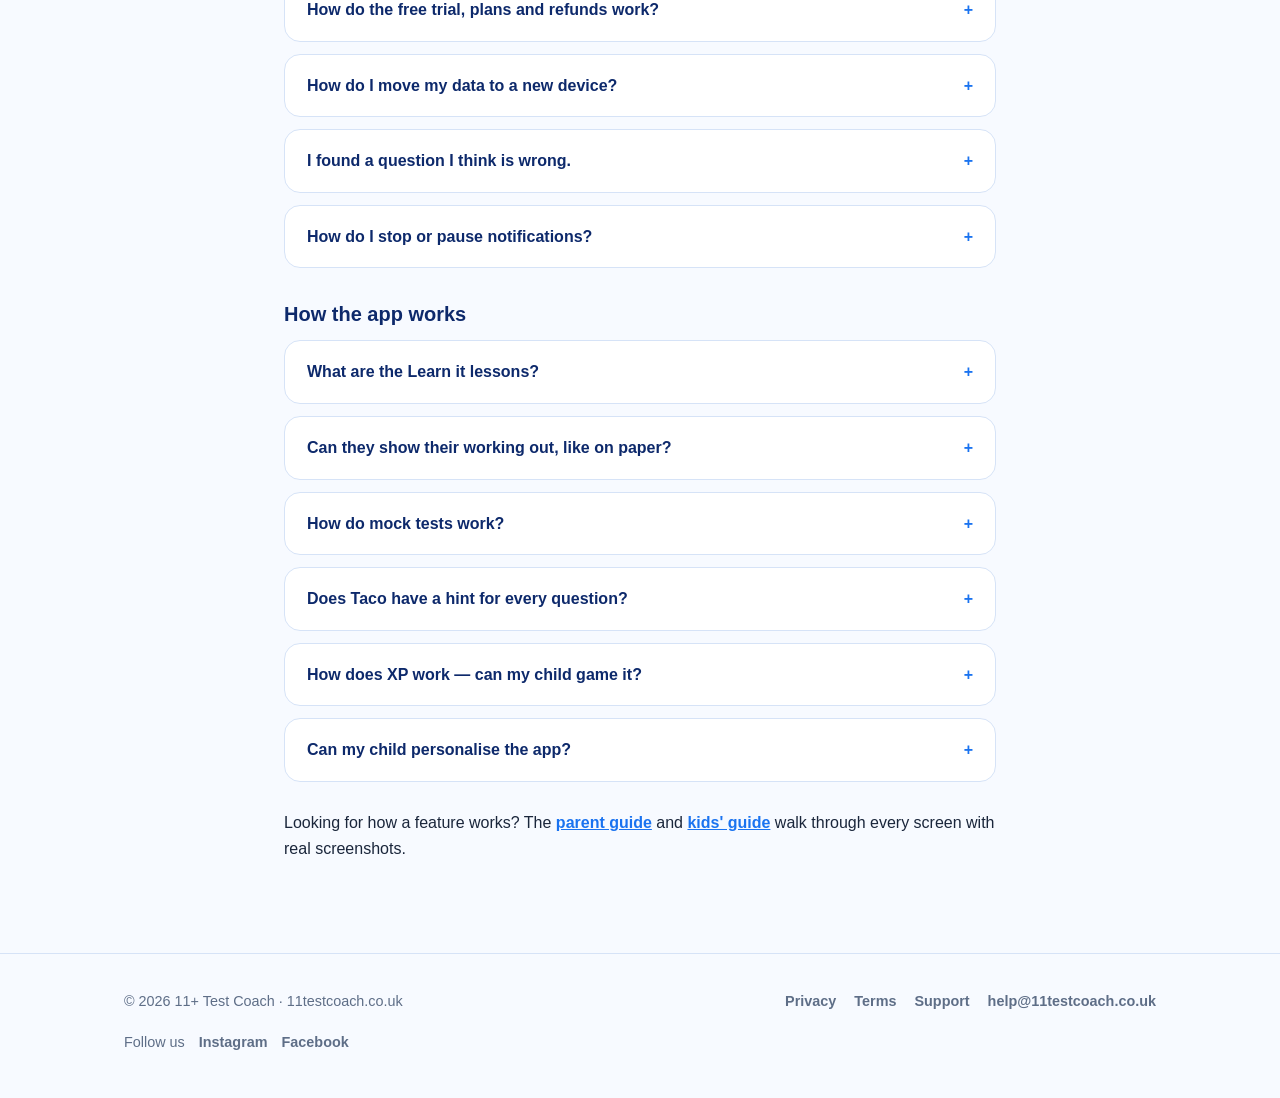
<file: support/index.html>
<!DOCTYPE html>
<html lang="en-GB">
<head>
<meta charset="utf-8">
<meta name="viewport" content="width=device-width, initial-scale=1">
<title>Support — 11+ Test Coach</title>
<meta name="description" content="Get help with 11+ Test Coach. Contact help@11testcoach.co.uk.">
<link rel="stylesheet" href="/style.css">
<link rel="icon" href="/assets/favicon-96.png" type="image/png">
<meta name="theme-color" content="#F7FAFF">
<link rel="canonical" href="https://11testcoach.co.uk/support/">
<!-- Anonymous visitor counting. No cookies, nothing that identifies a
     reader. Swap this one tag to change provider; analytics.js does not care. -->
<script src="https://cdn.usefathom.com/script.js" data-site="IPBQOBWB" defer></script>
<script src="/analytics.js" defer></script>
</head>
<body>

<header>
  <div class="wrap nav">
    <a class="logo" href="/"><img src="/assets/taco-wave-sm.webp" alt="" width="34" height="45">11+ Test Coach</a>
    <input type="checkbox" id="nav-toggle" class="nav-toggle">
    <label for="nav-toggle" class="nav-burger"><span class="nav-burger-bars"><span></span><span></span><span></span></span><span class="nav-burger-open">Menu</span><span class="nav-burger-close">Close</span></label>
    <nav class="nav-links">
    <a class="link" href="/#how">How it works</a>
    <a class="link" href="/subjects/">Subjects</a>
    <a class="link" href="/#parents">Parent Mode</a>
    <a class="link" href="/taco/">Meet Taco</a>
    <a class="link" href="/guide/">Parent guide</a>
    <a class="link" href="/kids/">Kids' guide</a>
    <a class="link" href="/#pricing">Pricing</a>
    <a class="link" href="/#faq">FAQ</a>
    <a class="link" href="/support/">Support</a>
    <a class="store-badge" href="https://apps.apple.com/app/apple-store/id6782715811?pt=128520847&amp;ct=web&amp;mt=8"><img src="/assets/app-store-badge.svg" alt="Download on the App Store" width="120" height="40"></a>
    </nav>
  </div>
  <script>
    // The phone menu is a CSS-only checkbox, so a tapped link would leave
    // it open over the content — close it whenever a menu link is chosen.
    // Closing collapses the header mid-navigation, which can swallow the
    // browser's own anchor scroll, so same-page anchors re-scroll once
    // layout has settled (scroll-margin-top keeps the header clearance).
    document.addEventListener('click', function (event) {
      var link = event.target.closest('.nav-links a');
      if (!link) return;
      document.getElementById('nav-toggle').checked = false;
      var id = (link.hash || '').slice(1);
      if (id && link.pathname === location.pathname) {
        var target = document.getElementById(id);
        if (target) requestAnimationFrame(function () { target.scrollIntoView(); });
      }
    });
  </script>
</header>

<main class="page">
  <h1>Support</h1>
  <p class="updated">We're happy to help with questions, problems or ideas.</p>

  <a class="contact-card" style="--accent:#1A73F0" href="mailto:help@11testcoach.co.uk">
    <div class="ic">✉️</div>
    <div>
      <b>Email us</b>
      <span>help@11testcoach.co.uk — we aim to reply within two working days.</span>
    </div>
  </a>

  <h2>Help us help you</h2>
  <p>When emailing about a problem, it speeds things up enormously if you include:</p>
  <ul>
    <li>Your app version (Parent Mode → Tools → Support → About).</li>
    <li>Your device model and iOS version.</li>
    <li>What you were doing when the problem happened — screenshots welcome.</li>
    <li>If it's about a specific question, the question ID from the report screen.</li>
  </ul>

  <h2 id="pin">Forgotten your Parent Mode PIN?</h2>
  <p>Don't worry — the app has a built-in reset, and your child's data is never at risk. Here's how it works:</p>
  <ul>
    <li><strong>After 5 wrong attempts</strong>, a <strong>"Forgot your PIN?"</strong> button appears on the Parent Mode unlock screen.</li>
    <li>Tap it and enter your <strong>recovery code</strong> — the one you emailed yourself when you set up PIN recovery. Search your inbox for <em>"11+ Test Coach"</em>. Capital letters, spaces and dashes don't matter.</li>
    <li>Choose a new 4-digit PIN and you're back in. Each recovery code works <strong>once</strong> — the app then reminds you to set up a fresh one.</li>
  </ul>

  <h2>Setting up PIN recovery (do this today!)</h2>
  <p>It takes under a minute, and it's the difference between a 30-second reset and an email to us:</p>
  <ul>
    <li>Open <strong>Parent Mode → Tools → Support → PIN recovery</strong> — or tap the <strong>"Set up PIN recovery"</strong> card the app shows until it's done.</li>
    <li>The app generates a one-time code and pre-fills an email. Send it <strong>to yourself</strong>, at an address only you can read — the email on your Apple account is a good choice.</li>
    <li>That's it. We keep no copy of the code — like everything else, it never leaves your device. Your child can't see it: the screen lives behind your PIN, and the email lives in your inbox.</li>
  </ul>
  <p><strong>No recovery code set up and locked out?</strong> Email us at <a href="mailto:help@11testcoach.co.uk?subject=Forgotten%20Parent%20Mode%20PIN">help@11testcoach.co.uk</a> from the address you'd like us to reply to, and we'll walk you through the options for your situation. Your child's practice data stays safe on the device throughout.</p>

  <h2>Common questions</h2>
  <div class="faq">
    <details>
      <summary>I forgot my Parent Mode PIN.</summary>
      <p>Enter it wrong five times and <strong>"Forgot your PIN?"</strong> appears — use the recovery code from the email you sent yourself, then choose a new PIN. Full details in the section above. No recovery code? Email us and we'll help.</p>
    </details>
    <details>
      <summary>My child found the "Forgot your PIN?" button — can they get in?</summary>
      <p>No. The button only accepts your recovery code, which exists in exactly one place: the email in <em>your</em> inbox. Without it, Parent Mode stays locked, and wrong guesses don't reveal anything.</p>
    </details>
    <details>
      <summary>How do I change my PIN or recovery code?</summary>
      <p>Generate a new recovery code any time from Parent Mode → Tools → Support → PIN recovery — each new code replaces the previous one. To change the PIN itself, use the recovery flow, or email us for other options.</p>
    </details>
    <details>
      <summary>How do the free trial, plans and refunds work?</summary>
      <p>At the end of setup you'll see the plans. The monthly plans start with a <strong>7-day free trial</strong>: the whole app opens straight away, Taco reminds you two days before the trial ends (if notifications are on), and if you cancel before then you pay nothing. The trial is once per Apple&nbsp;ID. The plans are: the Exam Year Pass (£99.99, 12 months, doesn't auto-renew), Monthly (£16.99 a month, with a 7-day free trial) or Family (£149.99 for 12 months, or £24.99 a month with a 7-day free trial). Billing is handled entirely by the App&nbsp;Store: manage or cancel in Settings → your Apple&nbsp;ID → Subscriptions, and request refunds at <a href="https://reportaproblem.apple.com" rel="noopener">reportaproblem.apple.com</a>. Details are in our <a href="/terms/">terms</a>, and prices on the <a href="/#pricing">pricing section</a>.</p>
    </details>
    <details>
      <summary>How do I move my data to a new device?</summary>
      <p>Use Parent Mode → Tools → Data &amp; Backup to create a backup file, transfer it to the new device (AirDrop or Files), then restore it from the same screen.</p>
    </details>
    <details>
      <summary>I found a question I think is wrong.</summary>
      <p>Brilliant — that helps everyone. Your child taps <strong>Report Question</strong> (it's on every question and every review screen) and picks what's wrong. The reports collect in Parent Mode, and when there are reports waiting you'll see a card on your Parent Overview — one tap opens a pre-written email to us with the question IDs. Nothing is sent automatically (the app never phones home), no personal details are included, and we fix confirmed problems in the next update.</p>
    </details>
    <details>
      <summary>How do I stop or pause notifications?</summary>
      <p>Parent Mode → Tools → Reminders lets you change times, switch reminders off, or turn on Holiday Mode — which pauses nudges and protects your child's streak while you're away.</p>
    </details>
  </div>

  <h2 id="more">How the app works</h2>
  <div class="faq">
    <details>
      <summary>What are the Learn it lessons?</summary>
      <p>114 short lessons — 42 Maths, 28 English, 21 Verbal Reasoning and 23 Non-Verbal Reasoning — that teach a topic before your child practises it. Each one takes about five minutes: a warm-up question, the idea explained with a picture and a worked example, a couple to try with Taco's help, and a quick check. A finished lesson comes back the next day as a short revisit. Lessons are on Home, in a <strong>Learn it first</strong> link before a mission, inside Master a Skill and in the lesson library; Parent Mode shows which are done and how the recap checks went.</p>
    </details>
    <details>
      <summary>Can they show their working out, like on paper?</summary>
      <p>Yes. Maths and Verbal Reasoning quizzes and mocks have a squared-paper notepad — a button at the top of the question opens it full screen, with the question kept along the top, and your child draws their working with a finger. Tapping Done hides it again without losing a thing. It's just as useful for letter codes and alphabet positions as it is for long multiplication. Each new question starts on a fresh page.</p>
    </details>
    <details>
      <summary>How do mock tests work?</summary>
      <p>Real-format, timed tests of 20–50 questions in any subject. Like a real paper, your child can skip a question and come back to it, move back and forth, and open an overview grid showing which questions are answered, blank or flagged. A <strong>Before you hand in</strong> check lists anything still blank or flagged. Taco's help is always off during mocks, so scores are honest.</p>
      <p>Afterwards, <strong>Review Answers</strong> shows the correct answer and a <strong>How it works</strong> explanation for every question. The results screen shows how each topic went, weakest first, and how the score compares with their last mock in that subject, and <strong>Fix My Mistakes</strong> turns the questions they missed into a short practice of up to 10. You also get per-subject best and average scores, a full per-question report for every attempt, and a readiness trend once there's enough evidence.</p>
    </details>
    <details>
      <summary>Does Taco have a hint for every question?</summary>
      <p>Yes — every single one. Every active question carries two hints, a worked example on a different problem, and the key skill being tested, so a child who taps "Give me a clue" is never met with an empty screen. It's enforced automatically: if a question were ever added without coaching, our build would fail. <a href="/taco/">See how the hints work →</a></p>
    </details>
    <details>
      <summary>How does XP work — can my child game it?</summary>
      <p>No. Answering a question earns 1 XP for effort, but right answers earn 6–13× more (scaled by difficulty, plus a no-hints bonus). Beating a question they got wrong earlier pays the full bonus — that's learning — while re-answering ones they already got right pays nothing. Mocks scale with length and accuracy. The full table is in the <a href="/guide/#xp">parent guide</a>.</p>
    </details>
    <details>
      <summary>Can my child personalise the app?</summary>
      <p>They can pick one of six colour themes for their screens, and earn XP for things in Taco's cage and new looks for Taco in Taco's Corner. Each child's choices are their own. There's nothing to buy inside the child's app; everything is earned with practice.</p>
    </details>
  </div>

  <p style="margin-top:28px">Looking for how a feature works? The <a href="/guide/">parent guide</a> and <a href="/kids/">kids' guide</a> walk through every screen with real screenshots.</p>
<a class="sticky-cta" href="https://apps.apple.com/app/apple-store/id6782715811?pt=128520847&amp;ct=web&amp;mt=8" aria-label="Download on the App Store: try everything free for 7 days">
  <img class="sticky-cta-taco" src="/assets/taco-wave-sm.webp" alt="" aria-hidden="true" width="46" height="61">
  <span class="sticky-cta-text"><b>Free for 7 days</b><small>Cancel any time</small></span>
  <span class="sticky-cta-go">Download</span>
</a>

<script>
  // The bar waits until the reader has committed to scrolling. On the home
  // page that means past the hero's own download button, so the two never
  // compete; other pages have no hero button, so a fixed distance stands in.
  // Purely additive: with JS off the bar never appears and every other
  // download link still works.
  (function () {
    var bar = document.querySelector('.sticky-cta');
    if (!bar) return;
    var heroCta = document.querySelector('.hero-ctas');
    function threshold() {
      return heroCta ? heroCta.offsetTop + heroCta.offsetHeight : 320;
    }
    function update() {
      bar.classList.toggle('is-visible', window.scrollY > threshold());
    }
    window.addEventListener('scroll', update, { passive: true });
    window.addEventListener('resize', update);
    update();
  })();
</script>

</main>

<footer>
  <div class="wrap foot">
    <div>© 2026 11+ Test Coach · 11testcoach.co.uk</div>
    <nav>
      <a href="/privacy/">Privacy</a>
      <a href="/terms/">Terms</a>
      <a href="/support/">Support</a>
      <a href="mailto:help@11testcoach.co.uk">help@11testcoach.co.uk</a>
    </nav>
    <div class="foot-social">
      <span>Follow us</span>
      <a href="https://www.instagram.com/11testcoach/" target="_blank" rel="noopener">Instagram</a>
      <a href="https://www.facebook.com/profile.php?id=61593318213469" target="_blank" rel="noopener">Facebook</a>
    </div>
  </div>
</footer>

</body>
</html>
</file>
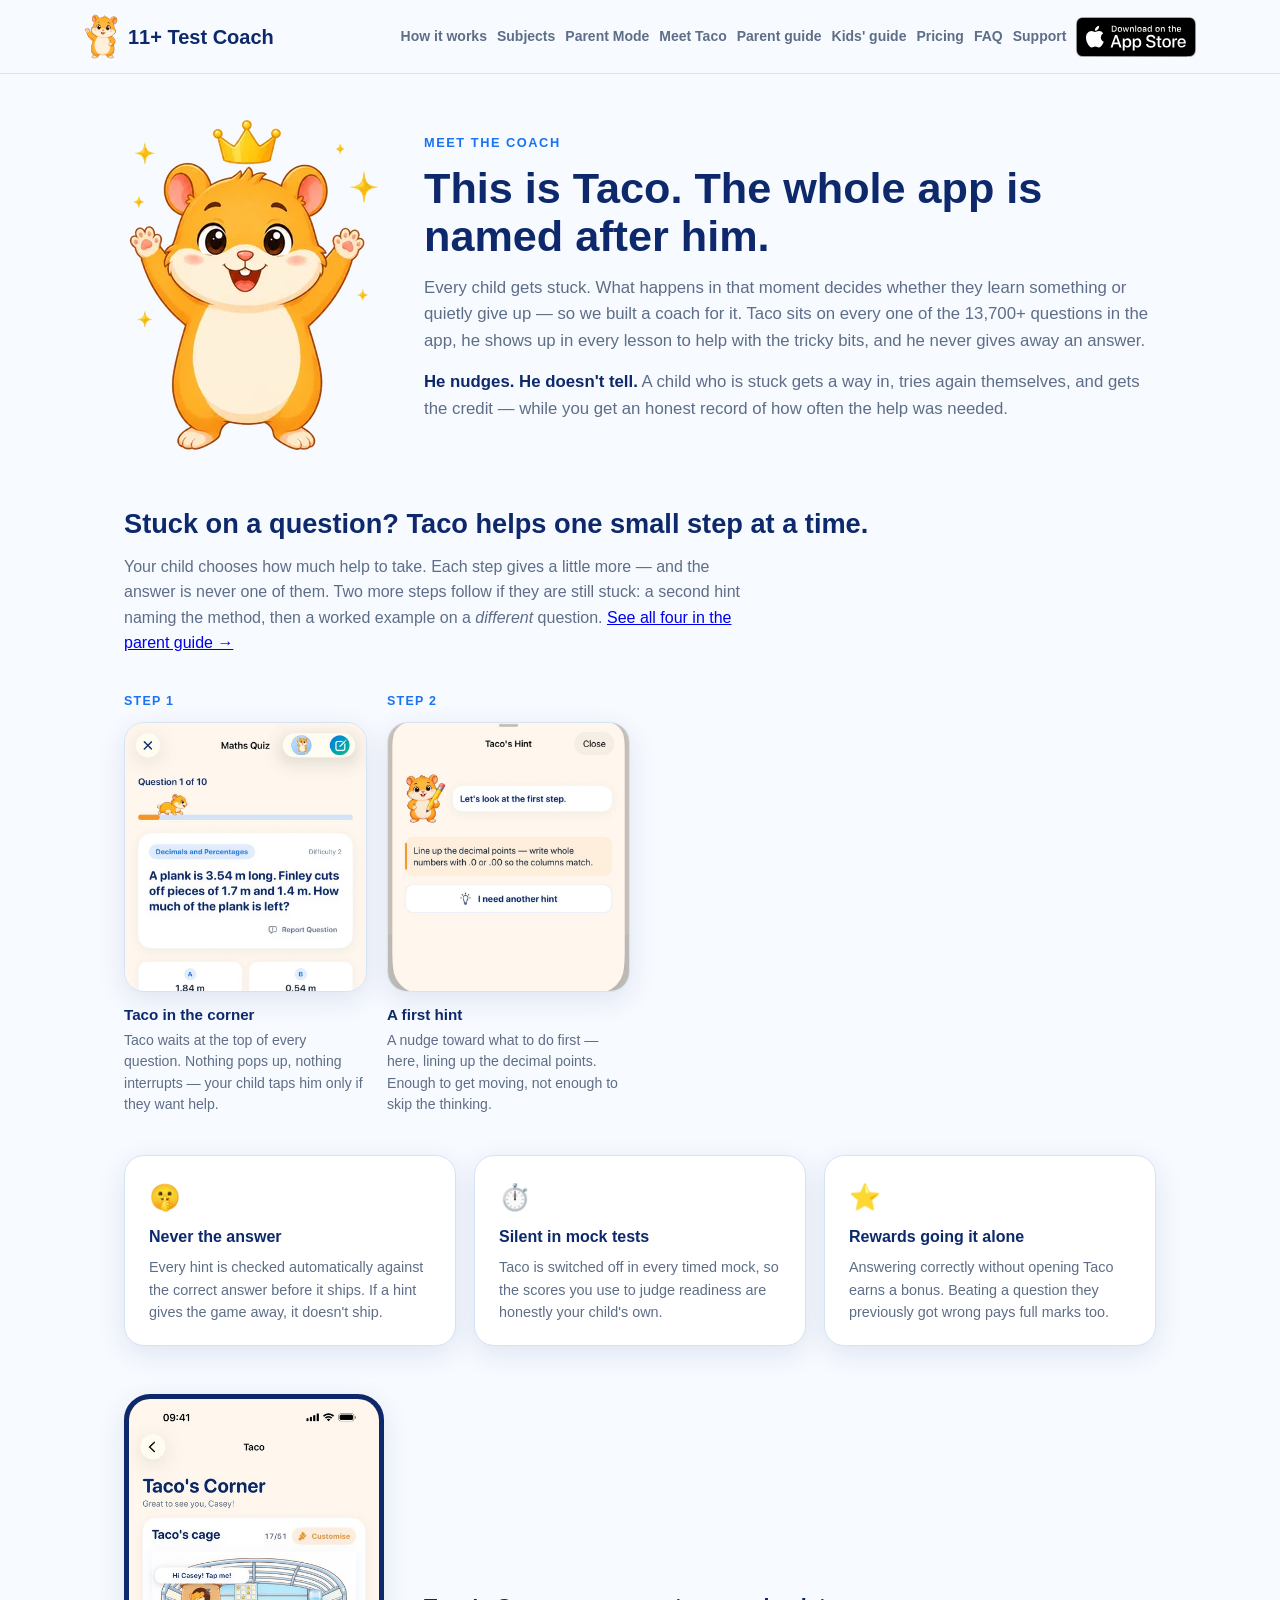
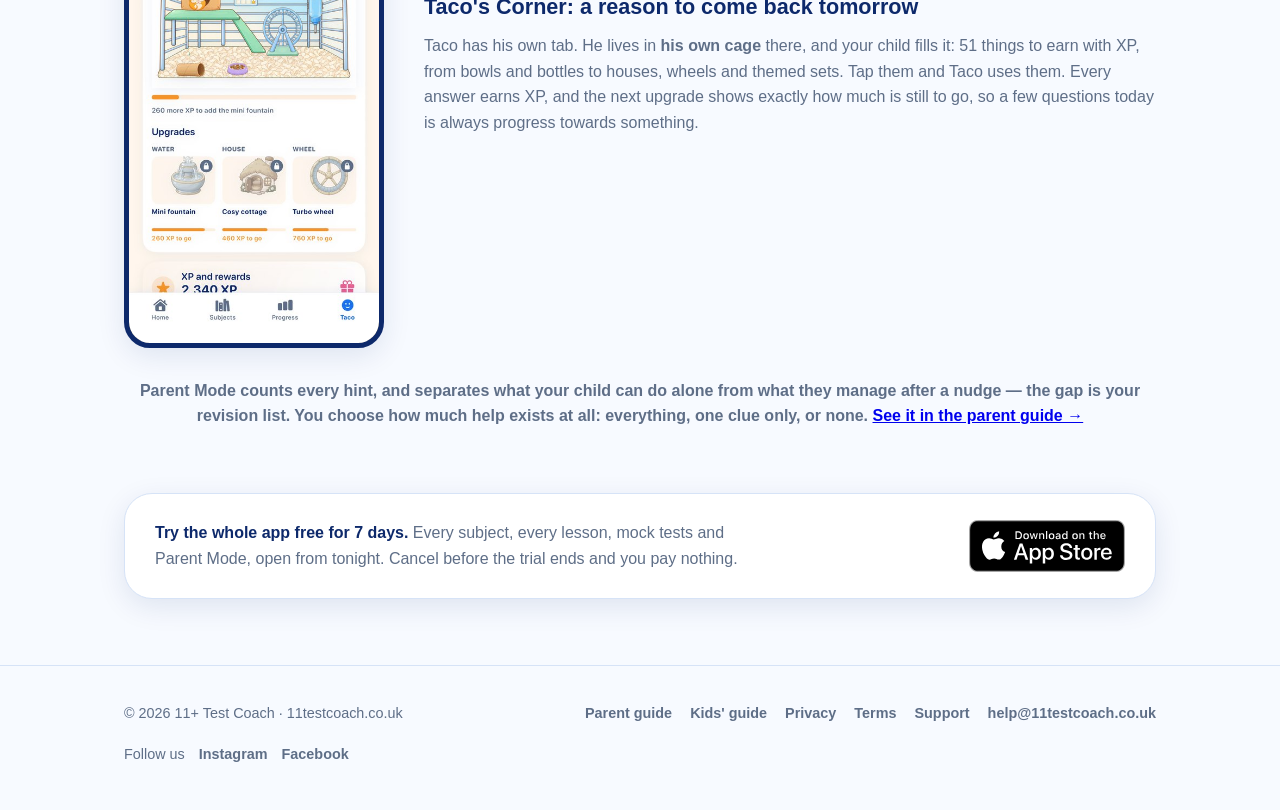
<file: taco/index.html>
<!DOCTYPE html>
<html lang="en-GB">
<head>
<meta charset="utf-8">
<meta name="viewport" content="width=device-width, initial-scale=1">
<title>Meet Taco — the coach who never gives the answer | 11+ Test Coach</title>
<meta name="description" content="Taco sits on every question in the app and has never once given away an answer. How the hints work, why he is silent in mock tests, and how much help you decide he offers.">
<link rel="stylesheet" href="/style.css">
<link rel="icon" href="/assets/favicon-96.png" type="image/png">
<meta name="theme-color" content="#F7FAFF">
<link rel="canonical" href="https://11testcoach.co.uk/taco/">
<meta property="og:title" content="Meet Taco — the coach who never gives the answer | 11+ Test Coach">
<meta property="og:description" content="Taco sits on every question in the app and has never once given away an answer. How the hints work, why he is silent in mock tests, and how much help you decide he offers.">
<meta property="og:image" content="https://11testcoach.co.uk/assets/taco-tip.png">
<meta property="og:url" content="https://11testcoach.co.uk/taco/">
<!-- Anonymous visitor counting. No cookies, nothing that identifies a
     reader. Swap this one tag to change provider; analytics.js does not care. -->
<script src="https://cdn.usefathom.com/script.js" data-site="IPBQOBWB" defer></script>
<script src="/analytics.js" defer></script>
</head>
<body>

<header>
  <div class="wrap nav">
    <a class="logo" href="/"><img src="/assets/taco-wave-sm.webp" alt="" width="34" height="45">11+ Test Coach</a>
    <input type="checkbox" id="nav-toggle" class="nav-toggle">
    <label for="nav-toggle" class="nav-burger"><span class="nav-burger-bars"><span></span><span></span><span></span></span><span class="nav-burger-open">Menu</span><span class="nav-burger-close">Close</span></label>
    <nav class="nav-links">
    <a class="link" href="/#how">How it works</a>
    <a class="link" href="/subjects/">Subjects</a>
    <a class="link" href="/#parents">Parent Mode</a>
    <a class="link" href="/taco/">Meet Taco</a>
    <a class="link" href="/guide/">Parent guide</a>
    <a class="link" href="/kids/">Kids' guide</a>
    <a class="link" href="/#pricing">Pricing</a>
    <a class="link" href="/#faq">FAQ</a>
    <a class="link" href="/support/">Support</a>
    <a class="store-badge" href="https://apps.apple.com/app/apple-store/id6782715811?pt=128520847&amp;ct=web&amp;mt=8"><img src="/assets/app-store-badge.svg" alt="Download on the App Store" width="120" height="40"></a>
    </nav>
  </div>
  <script>
    // The phone menu is a CSS-only checkbox, so a tapped link would leave
    // it open over the content — close it whenever a menu link is chosen.
    // Closing collapses the header mid-navigation, which can swallow the
    // browser's own anchor scroll, so same-page anchors re-scroll once
    // layout has settled (scroll-margin-top keeps the header clearance).
    document.addEventListener('click', function (event) {
      var link = event.target.closest('.nav-links a');
      if (!link) return;
      document.getElementById('nav-toggle').checked = false;
      var id = (link.hash || '').slice(1);
      if (id && link.pathname === location.pathname) {
        var target = document.getElementById(id);
        if (target) requestAnimationFrame(function () { target.scrollIntoView(); });
      }
    });
  </script>
</header>

<main>
  <div class="wrap">

    <section id="taco" class="page-head">
      <div class="taco-hero">
        <img src="/assets/taco-celebrate-sm.webp" alt="Taco the hamster, arms raised" width="260" height="342">
        <div>
          <div class="kicker">Meet the coach</div>
          <h1 class="section-title">This is Taco. The whole app is named after him.</h1>
          <p class="lead-sm">Every child gets stuck. What happens in that moment decides whether they learn something or quietly give up — so we built a coach for it. Taco sits on every one of the 13,700+ questions in the app, he shows up in every lesson to help with the tricky bits, and he never gives away an answer.</p>
          <p class="lead-sm"><b>He nudges. He doesn't tell.</b> A child who is stuck gets a way in, tries again themselves, and gets the credit — while you get an honest record of how often the help was needed.</p>
        </div>
      </div>

      <h3 class="taco-subhead">Stuck on a question? Taco helps one small step at a time.</h3>
      <p class="section-sub">Your child chooses how much help to take. Each step gives a little more — and the answer is never one of them. Two more steps follow if they are still stuck: a second hint naming the method, then a worked example on a <em>different</em> question. <a href="/guide/">See all four in the parent guide →</a></p>

      <div class="taco-ladder">
        <figure class="taco-step">
          <div class="step-n">Step 1</div>
          <div class="shot-crop"><img src="/assets/screens/app-taco-step1.jpg" alt="A maths question with Taco's button in the top corner next to the working-out notepad button" width="780" height="866" loading="lazy"></div>
          <figcaption><b>Taco in the corner</b>Taco waits at the top of every question. Nothing pops up, nothing interrupts — your child taps him only if they want help.</figcaption>
        </figure>
        <figure class="taco-step">
          <div class="step-n">Step 2</div>
          <div class="shot-crop"><img src="/assets/screens/app-taco-step2.jpg" alt="Taco's Hint: let's look at the first step, line up the decimal points, with an I need another hint button" width="780" height="866" loading="lazy"></div>
          <figcaption><b>A first hint</b>A nudge toward what to do first — here, lining up the decimal points. Enough to get moving, not enough to skip the thinking.</figcaption>
        </figure>
      </div>

      <div class="taco-rules">
        <div class="taco-rule"><span>🤫</span><b>Never the answer</b>Every hint is checked automatically against the correct answer before it ships. If a hint gives the game away, it doesn't ship.</div>
        <div class="taco-rule"><span>⏱️</span><b>Silent in mock tests</b>Taco is switched off in every timed mock, so the scores you use to judge readiness are honestly your child's own.</div>
        <div class="taco-rule"><span>⭐️</span><b>Rewards going it alone</b>Answering correctly without opening Taco earns a bonus. Beating a question they previously got wrong pays full marks too.</div>
      </div>

      <div class="subject-detail taco-corner-block">
        <aside class="subj-single">
          <div class="shot"><img src="/assets/screens/app-taco-corner-sm.jpg" alt="Taco's Corner: Taco's cage with 17 of 51 pieces earned, Taco saying Hi Casey tap me, and upgrades to earn with XP such as a mini fountain, a cosy cottage and a turbo wheel" width="460" height="1000" loading="lazy"></div>
        </aside>
        <div class="subject-copy">
          <h3>Taco's Corner: a reason to come back tomorrow</h3>
          <p>Taco has his own tab. He lives in <b>his own cage</b> there, and your child fills it: 51 things to earn with XP, from bowls and bottles to houses, wheels and themed sets. Tap them and Taco uses them. Every answer earns XP, and the next upgrade shows exactly how much is still to go, so a few questions today is always progress towards something.</p>
        </div>
      </div>

      <p class="app-gallery-note">Parent Mode counts every hint, and separates what your child can do alone from what they manage after a nudge — the gap is your revision list. You choose how much help exists at all: everything, one clue only, or none. <a href="/guide/">See it in the parent guide →</a></p>

    </section>


    <section class="mid-cta">
      <div class="mid-cta-inner">
        <p><b>Try the whole app free for 7 days.</b> Every subject, every lesson, mock tests and Parent Mode, open from tonight. Cancel before the trial ends and you pay nothing.</p>
        <a class="store-badge" href="https://apps.apple.com/app/apple-store/id6782715811?pt=128520847&amp;ct=web&amp;mt=8"><img src="/assets/app-store-badge.svg" alt="Download on the App Store"></a>
      </div>
    </section>

  </div>
<a class="sticky-cta" href="https://apps.apple.com/app/apple-store/id6782715811?pt=128520847&amp;ct=web&amp;mt=8" aria-label="Download on the App Store: try everything free for 7 days">
  <img class="sticky-cta-taco" src="/assets/taco-wave-sm.webp" alt="" aria-hidden="true" width="46" height="61">
  <span class="sticky-cta-text"><b>Free for 7 days</b><small>Cancel any time</small></span>
  <span class="sticky-cta-go">Download</span>
</a>

<script>
  // The bar waits until the reader has committed to scrolling. On the home
  // page that means past the hero's own download button, so the two never
  // compete; other pages have no hero button, so a fixed distance stands in.
  // Purely additive: with JS off the bar never appears and every other
  // download link still works.
  (function () {
    var bar = document.querySelector('.sticky-cta');
    if (!bar) return;
    var heroCta = document.querySelector('.hero-ctas');
    function threshold() {
      return heroCta ? heroCta.offsetTop + heroCta.offsetHeight : 320;
    }
    function update() {
      bar.classList.toggle('is-visible', window.scrollY > threshold());
    }
    window.addEventListener('scroll', update, { passive: true });
    window.addEventListener('resize', update);
    update();
  })();
</script>

</main>

<footer>
  <div class="wrap foot">
    <div>© 2026 11+ Test Coach · 11testcoach.co.uk</div>
    <nav>
      <a href="/guide/">Parent guide</a>
      <a href="/kids/">Kids' guide</a>
      <a href="/privacy/">Privacy</a>
      <a href="/terms/">Terms</a>
      <a href="/support/">Support</a>
      <a href="mailto:help@11testcoach.co.uk">help@11testcoach.co.uk</a>
    </nav>
    <div class="foot-social">
      <span>Follow us</span>
      <a href="https://www.instagram.com/11testcoach/" target="_blank" rel="noopener">Instagram</a>
      <a href="https://www.facebook.com/profile.php?id=61593318213469" target="_blank" rel="noopener">Facebook</a>
    </div>
  </div>
</footer>

</body>
</html>
</file>
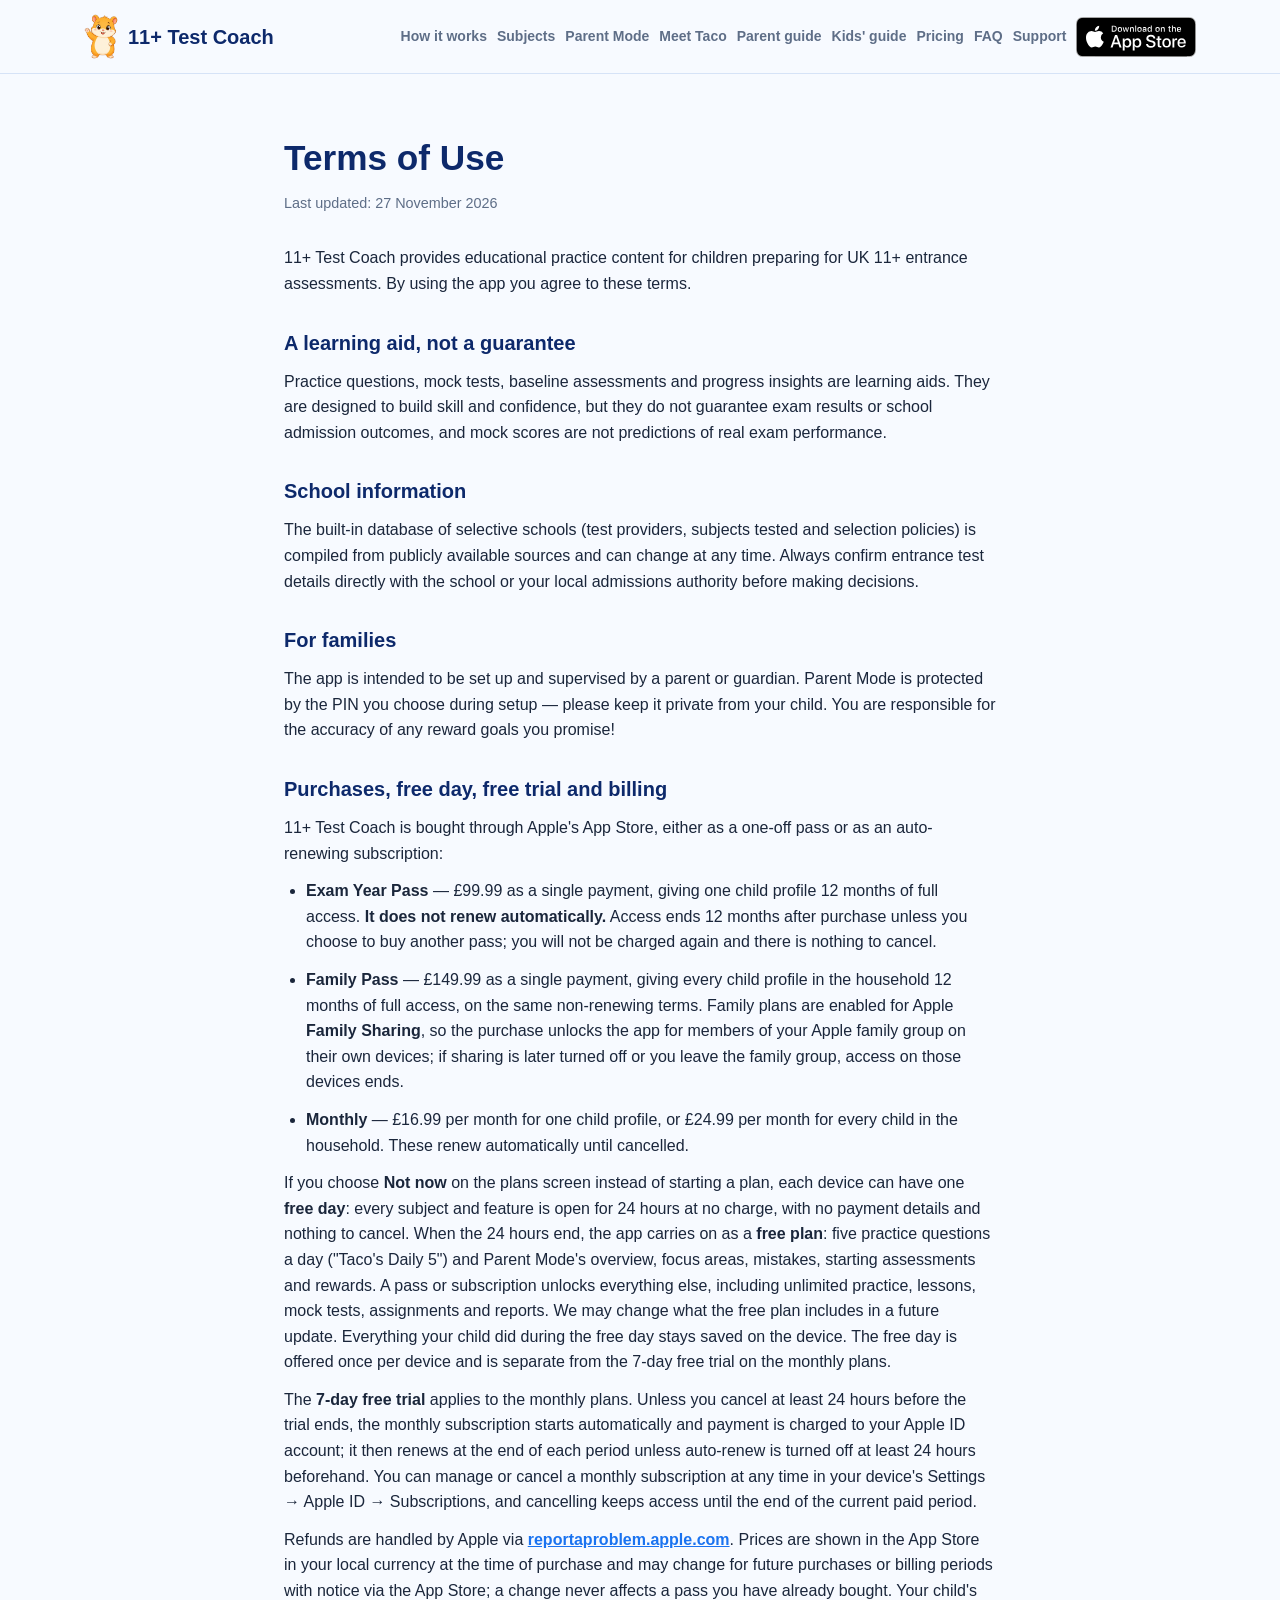
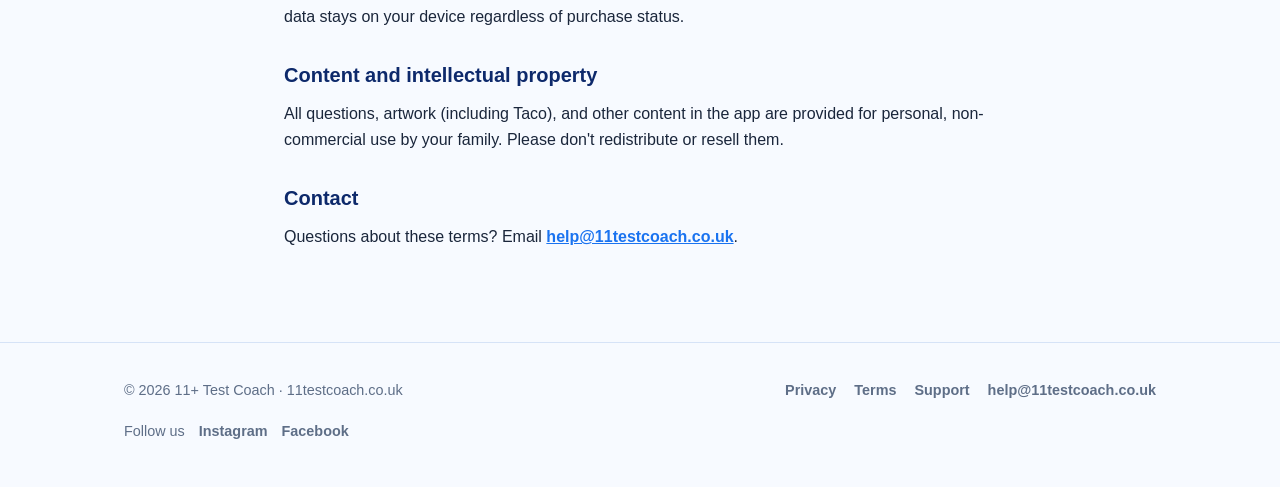
<file: terms/index.html>
<!DOCTYPE html>
<html lang="en-GB">
<head>
<meta charset="utf-8">
<meta name="viewport" content="width=device-width, initial-scale=1">
<title>Terms of Use — 11+ Test Coach</title>
<meta name="description" content="Terms of use for the 11+ Test Coach app.">
<link rel="stylesheet" href="/style.css">
<link rel="icon" href="/assets/favicon-96.png" type="image/png">
<meta name="theme-color" content="#F7FAFF">
<link rel="canonical" href="https://11testcoach.co.uk/terms/">
<!-- Anonymous visitor counting. No cookies, nothing that identifies a
     reader. Swap this one tag to change provider; analytics.js does not care. -->
<script src="https://cdn.usefathom.com/script.js" data-site="IPBQOBWB" defer></script>
<script src="/analytics.js" defer></script>
</head>
<body>

<header>
  <div class="wrap nav">
    <a class="logo" href="/"><img src="/assets/taco-wave-sm.webp" alt="" width="34" height="45">11+ Test Coach</a>
    <input type="checkbox" id="nav-toggle" class="nav-toggle">
    <label for="nav-toggle" class="nav-burger"><span class="nav-burger-bars"><span></span><span></span><span></span></span><span class="nav-burger-open">Menu</span><span class="nav-burger-close">Close</span></label>
    <nav class="nav-links">
    <a class="link" href="/#how">How it works</a>
    <a class="link" href="/subjects/">Subjects</a>
    <a class="link" href="/#parents">Parent Mode</a>
    <a class="link" href="/taco/">Meet Taco</a>
    <a class="link" href="/guide/">Parent guide</a>
    <a class="link" href="/kids/">Kids' guide</a>
    <a class="link" href="/#pricing">Pricing</a>
    <a class="link" href="/#faq">FAQ</a>
    <a class="link" href="/support/">Support</a>
    <a class="store-badge" href="https://apps.apple.com/app/apple-store/id6782715811?pt=128520847&amp;ct=web&amp;mt=8"><img src="/assets/app-store-badge.svg" alt="Download on the App Store" width="120" height="40"></a>
    </nav>
  </div>
  <script>
    // The phone menu is a CSS-only checkbox, so a tapped link would leave
    // it open over the content — close it whenever a menu link is chosen.
    // Closing collapses the header mid-navigation, which can swallow the
    // browser's own anchor scroll, so same-page anchors re-scroll once
    // layout has settled (scroll-margin-top keeps the header clearance).
    document.addEventListener('click', function (event) {
      var link = event.target.closest('.nav-links a');
      if (!link) return;
      document.getElementById('nav-toggle').checked = false;
      var id = (link.hash || '').slice(1);
      if (id && link.pathname === location.pathname) {
        var target = document.getElementById(id);
        if (target) requestAnimationFrame(function () { target.scrollIntoView(); });
      }
    });
  </script>
</header>

<main class="page">
  <h1>Terms of Use</h1>
  <p class="updated">Last updated: 27 November 2026</p>

  <p>11+ Test Coach provides educational practice content for children preparing for UK 11+ entrance assessments. By using the app you agree to these terms.</p>

  <h2>A learning aid, not a guarantee</h2>
  <p>Practice questions, mock tests, baseline assessments and progress insights are learning aids. They are designed to build skill and confidence, but they do not guarantee exam results or school admission outcomes, and mock scores are not predictions of real exam performance.</p>

  <h2>School information</h2>
  <p>The built-in database of selective schools (test providers, subjects tested and selection policies) is compiled from publicly available sources and can change at any time. Always confirm entrance test details directly with the school or your local admissions authority before making decisions.</p>

  <h2>For families</h2>
  <p>The app is intended to be set up and supervised by a parent or guardian. Parent Mode is protected by the PIN you choose during setup — please keep it private from your child. You are responsible for the accuracy of any reward goals you promise!</p>

  <h2>Purchases, free day, free trial and billing</h2>
  <p>11+ Test Coach is bought through Apple's App&nbsp;Store, either as a one-off pass or as an auto-renewing subscription:</p>
  <ul>
    <li><strong>Exam Year Pass</strong> — £99.99 as a single payment, giving one child profile 12 months of full access. <strong>It does not renew automatically.</strong> Access ends 12 months after purchase unless you choose to buy another pass; you will not be charged again and there is nothing to cancel.</li>
    <li><strong>Family Pass</strong> — £149.99 as a single payment, giving every child profile in the household 12 months of full access, on the same non-renewing terms. Family plans are enabled for Apple <strong>Family Sharing</strong>, so the purchase unlocks the app for members of your Apple family group on their own devices; if sharing is later turned off or you leave the family group, access on those devices ends.</li>
    <li><strong>Monthly</strong> — £16.99 per month for one child profile, or £24.99 per month for every child in the household. These renew automatically until cancelled.</li>
  </ul>
  <p>If you choose <strong>Not now</strong> on the plans screen instead of starting a plan, each device can have one <strong>free day</strong>: every subject and feature is open for 24 hours at no charge, with no payment details and nothing to cancel. When the 24 hours end, the app carries on as a <strong>free plan</strong>: five practice questions a day ("Taco's Daily 5") and Parent Mode's overview, focus areas, mistakes, starting assessments and rewards. A pass or subscription unlocks everything else, including unlimited practice, lessons, mock tests, assignments and reports. We may change what the free plan includes in a future update. Everything your child did during the free day stays saved on the device. The free day is offered once per device and is separate from the 7-day free trial on the monthly plans.</p>
  <p>The <strong>7-day free trial</strong> applies to the monthly plans. Unless you cancel at least 24 hours before the trial ends, the monthly subscription starts automatically and payment is charged to your Apple&nbsp;ID account; it then renews at the end of each period unless auto-renew is turned off at least 24 hours beforehand. You can manage or cancel a monthly subscription at any time in your device's Settings → Apple&nbsp;ID → Subscriptions, and cancelling keeps access until the end of the current paid period.</p>
  <p>Refunds are handled by Apple via <a href="https://reportaproblem.apple.com" rel="noopener">reportaproblem.apple.com</a>. Prices are shown in the App&nbsp;Store in your local currency at the time of purchase and may change for future purchases or billing periods with notice via the App&nbsp;Store; a change never affects a pass you have already bought. Your child's data stays on your device regardless of purchase status.</p>

  <h2>Content and intellectual property</h2>
  <p>All questions, artwork (including Taco), and other content in the app are provided for personal, non-commercial use by your family. Please don't redistribute or resell them.</p>

  <h2>Contact</h2>
  <p>Questions about these terms? Email <a href="mailto:help@11testcoach.co.uk">help@11testcoach.co.uk</a>.</p>
<a class="sticky-cta" href="https://apps.apple.com/app/apple-store/id6782715811?pt=128520847&amp;ct=web&amp;mt=8" aria-label="Download on the App Store: try everything free for 7 days">
  <img class="sticky-cta-taco" src="/assets/taco-wave-sm.webp" alt="" aria-hidden="true" width="46" height="61">
  <span class="sticky-cta-text"><b>Free for 7 days</b><small>Cancel any time</small></span>
  <span class="sticky-cta-go">Download</span>
</a>

<script>
  // The bar waits until the reader has committed to scrolling. On the home
  // page that means past the hero's own download button, so the two never
  // compete; other pages have no hero button, so a fixed distance stands in.
  // Purely additive: with JS off the bar never appears and every other
  // download link still works.
  (function () {
    var bar = document.querySelector('.sticky-cta');
    if (!bar) return;
    var heroCta = document.querySelector('.hero-ctas');
    function threshold() {
      return heroCta ? heroCta.offsetTop + heroCta.offsetHeight : 320;
    }
    function update() {
      bar.classList.toggle('is-visible', window.scrollY > threshold());
    }
    window.addEventListener('scroll', update, { passive: true });
    window.addEventListener('resize', update);
    update();
  })();
</script>

</main>

<footer>
  <div class="wrap foot">
    <div>© 2026 11+ Test Coach · 11testcoach.co.uk</div>
    <nav>
      <a href="/privacy/">Privacy</a>
      <a href="/terms/">Terms</a>
      <a href="/support/">Support</a>
      <a href="mailto:help@11testcoach.co.uk">help@11testcoach.co.uk</a>
    </nav>
    <div class="foot-social">
      <span>Follow us</span>
      <a href="https://www.instagram.com/11testcoach/" target="_blank" rel="noopener">Instagram</a>
      <a href="https://www.facebook.com/profile.php?id=61593318213469" target="_blank" rel="noopener">Facebook</a>
    </div>
  </div>
</footer>

</body>
</html>
</file>
<file: style.css>
/* 11+ Test Coach — site styles. Palette mirrors the app's AppTheme. */
:root {
  --bg: #F7FAFF;
  --surface: #FFFFFF;
  --navy: #0D296B;
  --royal: #1A73F0;
  --orange: #F59429;
  --text: #1A263B;
  --text-2: #5E6E87;
  --border: #D6E3F7;
  --maths: #FAB01A;
  --english: #298CFA;
  --vr: #21BD7A;
  --nvr: #AD52E6;
  --pink: #EB6194;
  --teal: #26949E;
  --green: #2EA654;
  --radius: 20px;
  --radius-lg: 28px;
  --shadow: 0 8px 28px rgba(13, 41, 107, 0.10);
}

* { margin: 0; padding: 0; box-sizing: border-box; }

html { scroll-behavior: smooth; }

body {
  font-family: ui-rounded, "SF Pro Rounded", "Nunito", "Quicksand", -apple-system,
    BlinkMacSystemFont, "Segoe UI", sans-serif;
  background: var(--bg);
  color: var(--text);
  line-height: 1.6;
}

img { max-width: 100%; display: block; }

.wrap { max-width: 1080px; margin: 0 auto; padding: 0 24px; }

/* ---------- Header ---------- */
header {
  position: sticky;
  top: 0;
  z-index: 20;
  background: rgba(247, 250, 255, 0.92);
  backdrop-filter: blur(10px);
  border-bottom: 1px solid var(--border);
}

/* Vertical padding only — the horizontal gutter comes from .wrap, so the
   logo and menu button line up with the page content underneath.
   nowrap: the App Store button must never drop to a second row — below
   the burger breakpoint the whole menu collapses instead. */
.nav {
  display: flex;
  align-items: center;
  flex-wrap: nowrap;
  gap: 10px;
  padding-top: 14px;
  padding-bottom: 14px;
  /* Slightly wider than the body column so the full link row fits on one
     line; below the burger breakpoint this is irrelevant. */
  max-width: 1160px;
}

.nav .btn {
  padding: 10px 18px;
  font-size: 0.9rem;
  white-space: nowrap;
}

.logo {
  display: flex;
  align-items: center;
  gap: 10px;
  font-size: 1.25rem;
  font-weight: 800;
  color: var(--navy);
  text-decoration: none;
  margin-right: auto;
  /* Never let the wordmark break across two lines when the link row is tight. */
  white-space: nowrap;
  flex-shrink: 0;
}

.logo img { width: 34px; height: auto; }

.nav a.link {
  color: var(--text-2);
  text-decoration: none;
  font-weight: 600;
  font-size: 0.875rem;
  white-space: nowrap;
}

.nav a.link:hover { color: var(--royal); }

.btn {
  display: inline-block;
  background: var(--royal);
  color: #fff;
  font-weight: 700;
  text-decoration: none;
  padding: 12px 24px;
  border-radius: 999px;
  box-shadow: 0 6px 16px rgba(26, 115, 240, 0.35);
  transition: transform 0.15s ease;
}

.btn:hover { transform: translateY(-2px); }

/* Official Apple "Download on the App Store" badge (assets/app-store-badge.svg). */
.store-badge { display: inline-block; line-height: 0; transition: transform 0.15s ease; }
.store-badge:hover { transform: translateY(-2px); }
.store-badge img { height: 52px; width: auto; display: block; }
.nav .store-badge img { height: 40px; }

.btn.ghost {
  background: #fff;
  color: var(--royal);
  border: 2px solid var(--royal);
  box-shadow: none;
}

/* Nav: identical sticky header on every page. Desktop shows the links
   inline (display:contents keeps them direct flex items of .nav); phones
   collapse them behind a hamburger that opens a tidy vertical menu.
   CSS-only — the checkbox is the open/closed state. */
.nav-toggle {
  position: absolute;
  width: 1px;
  height: 1px;
  opacity: 0;
  pointer-events: none;
}

.nav-links { display: contents; }

.nav-burger { display: none; }

/* The full link row needs ~1010px; below that the burger takes over so the
   App Store button can never wrap onto a second line. */
@media (max-width: 1149px) {
  .nav { flex-wrap: wrap; gap: 0 12px; padding-top: 12px; padding-bottom: 12px; }
  .logo { font-size: 1.1rem; }

  /* A labelled pill, not a bare icon. On a phone this button is the only
     route to the rest of the site, so it looks like the buttons elsewhere
     on the page, says what it does, and swaps to "Close" when open. */
  .nav-burger {
    display: inline-flex;
    align-items: center;
    gap: 10px;
    box-sizing: border-box;
    min-height: 44px;
    padding: 10px 18px;
    cursor: pointer;
    border-radius: 999px;
    background: var(--royal);
    color: #fff;
    font-size: 0.95rem;
    font-weight: 800;
    box-shadow: 0 6px 16px rgba(26, 115, 240, 0.35);
  }

  .nav-burger-bars {
    display: flex;
    flex-direction: column;
    justify-content: space-between;
    width: 18px;
    height: 14px;
  }

  .nav-burger-bars span {
    display: block;
    height: 2px;
    border-radius: 2px;
    background: #fff;
    transition: transform 0.2s ease, opacity 0.2s ease;
  }

  /* Only one of the two words is ever in the DOM flow, so the button's
     accessible name follows the visible label without an aria-label. */
  .nav-burger-close { display: none; }

  .nav-toggle:checked ~ .nav-burger .nav-burger-open { display: none; }
  .nav-toggle:checked ~ .nav-burger .nav-burger-close { display: inline; }

  .nav-toggle:checked ~ .nav-burger .nav-burger-bars span:nth-child(1) { transform: translateY(6px) rotate(45deg); }
  .nav-toggle:checked ~ .nav-burger .nav-burger-bars span:nth-child(2) { opacity: 0; }
  .nav-toggle:checked ~ .nav-burger .nav-burger-bars span:nth-child(3) { transform: translateY(-6px) rotate(-45deg); }

  .nav-toggle:focus-visible ~ .nav-burger { outline: 2px solid var(--royal); outline-offset: 2px; }

  .nav-links {
    display: none;
    width: 100%;
    flex-direction: column;
    padding: 8px 0 16px;
  }

  .nav-toggle:checked ~ .nav-links { display: flex; }

  .nav-links a.link {
    display: block;
    padding: 13px 4px;
    font-size: 1rem;
    border-bottom: 1px solid var(--border);
  }

  .nav-links .btn { margin-top: 16px; text-align: center; }
  .nav-links .store-badge { margin-top: 16px; align-self: center; }
}

/* ---------- "What's in the app" gallery ---------- */
.subject-detail {
  display: grid;
  grid-template-columns: 360px 1fr;
  gap: 40px;
  align-items: center;
  margin-top: 44px;
}

.subject-detail.flip { grid-template-columns: 1fr 360px; }
.subject-detail.flip aside { order: 2; }

.shot-crop {
  border-radius: 20px;
  border: 1px solid var(--border);
  box-shadow: var(--shadow);
  overflow: hidden;
  background: #F4F7FE;
}

.shot-crop img { width: 100%; height: auto; display: block; }

.subject-copy .chip {
  display: inline-block;
  background: var(--chip);
  color: #fff;
  border-radius: 999px;
  padding: 4px 14px;
  font-size: 0.85rem;
  font-weight: 800;
  margin-bottom: 12px;
}

.subject-copy h3 {
  font-size: 1.35rem;
  font-weight: 800;
  color: var(--navy);
  margin-bottom: 12px;
  line-height: 1.25;
}

.subject-copy p { color: var(--text-2); margin-bottom: 12px; }

.subject-copy .covers {
  font-size: 0.88rem;
  line-height: 1.55;
  margin-bottom: 0;
}

.subject-copy .covers b { color: var(--navy); }

@media (max-width: 860px) {
  .subject-detail, .subject-detail.flip { grid-template-columns: 1fr; gap: 22px; }
  .subject-detail.flip aside { order: 0; }
  .subject-detail aside { max-width: 360px; margin: 0 auto; width: 100%; }
}

.app-gallery { display: grid; gap: 26px 18px; margin-top: 44px; }
.app-gallery-3 { grid-template-columns: repeat(3, 1fr); max-width: 820px; margin-left: auto; margin-right: auto; }

.app-shot { margin: 0; }
.app-shot .shot { border-width: 5px; border-radius: 28px; }

.app-shot figcaption {
  font-size: 0.85rem;
  color: var(--text-2);
  font-weight: 600;
  margin-top: 12px;
  text-align: center;
  line-height: 1.45;
}

.app-shot .chip {
  display: block;
  width: fit-content;
  margin: 0 auto 6px;
  background: var(--chip);
  color: #fff;
  border-radius: 999px;
  padding: 3px 12px;
  font-size: 0.8rem;
  font-weight: 800;
}

.app-gallery-note {
  text-align: center;
  margin-top: 30px;
  font-weight: 600;
  color: var(--text-2);
}

@media (max-width: 860px) {
  .app-gallery-3 { grid-template-columns: repeat(2, 1fr); max-width: 540px; }
}

/* On a phone a three-up grid rendered each screen 145px wide — far too small to
   read, which defeats the point of showing the app at all. One at a time. */
@media (max-width: 640px) {
  .app-gallery-3 { grid-template-columns: 1fr; max-width: 320px; }
}

/* ---------- Taco showcase ---------- */
.taco-hero {
  display: grid;
  grid-template-columns: 260px 1fr;
  gap: 40px;
  align-items: center;
  margin-bottom: 46px;
}

.taco-hero img { width: 100%; height: auto; display: block; }

.lead-sm {
  font-size: 1.05rem;
  color: var(--text-2);
  margin-bottom: 14px;
}

.lead-sm b { color: var(--navy); }

.taco-subhead {
  font-size: clamp(1.3rem, 2.6vw, 1.7rem);
  font-weight: 800;
  color: var(--navy);
  margin-bottom: 8px;
}

.taco-ladder {
  display: grid;
  grid-template-columns: repeat(4, 1fr);
  gap: 20px;
  margin-top: 30px;
}

.taco-step { margin: 0; }

.taco-step .step-n {
  font-size: 0.78rem;
  font-weight: 800;
  letter-spacing: 0.1em;
  text-transform: uppercase;
  color: var(--royal);
  margin-bottom: 10px;
}

.taco-step figcaption {
  font-size: 0.88rem;
  line-height: 1.5;
  color: var(--text-2);
  margin-top: 12px;
}

.taco-step figcaption b {
  display: block;
  color: var(--navy);
  font-size: 0.95rem;
  margin-bottom: 4px;
}

.taco-rules {
  display: grid;
  grid-template-columns: repeat(3, 1fr);
  gap: 18px;
  margin-top: 40px;
}

.taco-rule {
  background: var(--surface);
  border: 1px solid var(--border);
  border-radius: var(--radius);
  box-shadow: var(--shadow);
  padding: 22px 24px;
  font-size: 0.9rem;
  line-height: 1.55;
  color: var(--text-2);
}

.taco-rule span { display: block; font-size: 1.6rem; margin-bottom: 8px; }

.taco-rule b {
  display: block;
  color: var(--navy);
  font-size: 1rem;
  margin-bottom: 6px;
}

.taco-parent { margin-top: 52px; }

.taco-stats-list {
  list-style: none;
  padding: 0;
  margin: 0 0 14px;
}

.taco-stats-list li {
  position: relative;
  padding-left: 22px;
  margin-bottom: 10px;
  font-size: 0.92rem;
  line-height: 1.55;
  color: var(--text-2);
}

.taco-stats-list li::before {
  content: "→";
  position: absolute;
  left: 0;
  color: var(--royal);
  font-weight: 800;
}

.taco-stats-list b { color: var(--navy); }

@media (max-width: 860px) {
  .taco-hero { grid-template-columns: 1fr; text-align: center; gap: 20px; }
  .taco-hero img { max-width: 200px; margin: 0 auto; }
  .taco-hero .lead-sm { text-align: left; }
  .taco-ladder { grid-template-columns: repeat(2, 1fr); }
  .taco-rules { grid-template-columns: 1fr; }
}

/* ---------- Testimonials ---------- */
.testimonials { display: grid; grid-template-columns: repeat(3, 1fr); gap: 18px; }

.testimonial {
  margin: 0;
  background: var(--surface);
  border: 1px solid var(--border);
  border-radius: var(--radius);
  box-shadow: var(--shadow);
  padding: 26px 24px;
}

.testimonial blockquote {
  margin: 0 0 14px;
  font-size: 1rem;
  color: var(--text);
  line-height: 1.55;
}

.testimonial figcaption {
  font-size: 0.85rem;
  font-weight: 700;
  color: var(--text-2);
}

@media (max-width: 860px) { .testimonials { grid-template-columns: 1fr; } }

/* The founder's own result. Kept visibly apart from the App Store reviews:
   no stars, green edge, and the caption says who wrote it. */
.founder-result {
  margin: 18px 0 0;
  display: flex;
  gap: 18px;
  align-items: flex-start;
  background: var(--surface);
  border: 1px solid var(--border);
  border-left: 6px solid var(--green);
  border-radius: var(--radius);
  box-shadow: var(--shadow);
  padding: 24px 26px;
}
.founder-result-badge { font-size: 2rem; line-height: 1; }
.founder-result blockquote {
  margin: 0 0 12px;
  font-size: 1.1rem;
  font-weight: 700;
  color: var(--navy);
  line-height: 1.5;
}
.founder-result figcaption { font-size: 0.85rem; font-weight: 700; color: var(--text-2); }
.founder-result figcaption a { color: var(--royal); }
@media (max-width: 640px) {
  .founder-result { padding: 18px 20px; gap: 12px; margin-top: 12px; }
  .founder-result blockquote { font-size: 1rem; }
}

/* ---------- Sections ---------- */
/* scroll-margin keeps anchor targets clear of the sticky header. */
section { padding: 56px 0; scroll-margin-top: 150px; }

.kicker {
  font-size: 0.8rem;
  font-weight: 800;
  letter-spacing: 0.12em;
  text-transform: uppercase;
  color: var(--royal);
  margin-bottom: 10px;
}

h2.section-title {
  font-size: clamp(1.7rem, 3.6vw, 2.4rem);
  font-weight: 800;
  color: var(--navy);
  line-height: 1.15;
  margin-bottom: 14px;
  max-width: 36rem;
}

p.section-sub { color: var(--text-2); max-width: 40rem; margin-bottom: 36px; }

/* ---------- Feature cards ---------- */
.features {
  display: grid;
  grid-template-columns: repeat(3, 1fr);
  gap: 18px;
}

.feature {
  background: var(--surface);
  border: 1px solid var(--border);
  border-radius: var(--radius);
  padding: 26px 22px;
  box-shadow: var(--shadow);
  border-top: 5px solid var(--accent, var(--royal));
}

.feature .icon {
  width: 44px;
  height: 44px;
  border-radius: 13px;
  display: grid;
  place-items: center;
  font-size: 1.3rem;
  background: color-mix(in srgb, var(--accent, var(--royal)) 14%, white);
  margin-bottom: 14px;
}

/* Taco is a hamster, not a taco. The emoji set has no hamster that reads at
   44px, so this one card carries the real artwork instead. */
.feature .icon-img { padding: 4px; }

.feature .icon-img img {
  /* The .icon box is a centred grid, so height:100% does not resolve against
     it and the artwork rendered 36x48 inside a 44x44 tile. Pin both axes. */
  width: 34px;
  height: 34px;
  object-fit: contain;
}

.feature h3 { font-size: 1.1rem; font-weight: 800; color: var(--navy); margin-bottom: 8px; }

.feature p { font-size: 0.95rem; color: var(--text-2); }

@media (max-width: 860px) { .features { grid-template-columns: 1fr 1fr; } }
@media (max-width: 600px) { .features { grid-template-columns: 1fr; } }

/* ---------- Privacy banner ---------- */
.privacy-banner {
  background: linear-gradient(135deg, var(--navy), #123a8f);
  border-radius: var(--radius-lg);
  color: #fff;
  padding: 44px 40px;
  display: grid;
  grid-template-columns: auto 1fr;
  gap: 32px;
  align-items: center;
  box-shadow: var(--shadow);
}

.privacy-banner img { width: 130px; }

.privacy-banner h2 { font-size: 1.7rem; font-weight: 800; margin-bottom: 10px; }

.privacy-banner p { color: rgba(255, 255, 255, 0.85); max-width: 42rem; }

.privacy-banner a { color: #9cc4ff; font-weight: 700; }

@media (max-width: 720px) {
  .privacy-banner { grid-template-columns: 1fr; text-align: center; }
  .privacy-banner img { margin: 0 auto; }
}

/* ---------- Our story ---------- */
.story { display: grid; grid-template-columns: 340px 1fr; gap: 44px; align-items: start; }

.story-photo { margin: 0; }

.story-photo img {
  width: 100%;
  height: auto;
  border-radius: var(--radius-lg);
  border: 6px solid var(--surface);
  box-shadow: var(--shadow);
}

.story-photo figcaption {
  text-align: center;
  font-size: 0.85rem;
  font-weight: 600;
  color: var(--text-2);
  margin-top: 12px;
}

.story-copy p {
  color: var(--text-2);
  font-size: 1.08rem;
  margin-bottom: 16px;
}

.story-copy p b { color: var(--navy); }

.story-copy .story-sign {
  margin-top: 22px;
  font-weight: 800;
  color: var(--navy);
}

@media (max-width: 860px) {
  .story { grid-template-columns: 1fr; gap: 28px; }
  .story-photo { max-width: 340px; margin: 0 auto; }
}

/* ---------- FAQ ---------- */
.faq details {
  background: var(--surface);
  border: 1px solid var(--border);
  border-radius: 16px;
  padding: 18px 22px;
  margin-bottom: 12px;
}

.faq summary {
  position: relative;
  font-weight: 800;
  color: var(--navy);
  cursor: pointer;
  list-style: none;
  padding-right: 28px;
}

.faq summary::-webkit-details-marker { display: none; }

.faq summary::after { content: "+"; position: absolute; right: 0; top: 0; color: var(--royal); font-weight: 800; }

.faq details[open] summary::after { content: "–"; }

.faq details p { margin-top: 10px; color: var(--text-2); font-size: 0.97rem; }

/* ---------- CTA ---------- */
.cta {
  text-align: center;
  background: var(--surface);
  border: 1px solid var(--border);
  border-radius: var(--radius-lg);
  padding: 56px 24px;
  box-shadow: var(--shadow);
}

.cta img { width: 120px; margin: 0 auto 18px; }

.cta h2 { font-size: clamp(1.6rem, 3.4vw, 2.2rem); font-weight: 800; color: var(--navy); margin-bottom: 10px; }

.cta p { color: var(--text-2); margin-bottom: 24px; }

/* ---------- Footer ---------- */
footer {
  border-top: 1px solid var(--border);
  padding: 36px 0 44px;
  margin-top: 40px;
  font-size: 0.9rem;
  color: var(--text-2);
}

.foot {
  display: flex;
  flex-wrap: wrap;
  gap: 18px;
  align-items: center;
  justify-content: space-between;
}

.foot nav { display: flex; gap: 18px; flex-wrap: wrap; }

.foot a { color: var(--text-2); text-decoration: none; font-weight: 600; }

.foot a:hover { color: var(--royal); }

/* ---------- Legal / content pages ---------- */
.page {
  max-width: 760px;
  margin: 0 auto;
  padding: 56px 24px 40px;
}

.page h1 { font-size: 2.2rem; font-weight: 800; color: var(--navy); margin-bottom: 6px; }

.page .updated { color: var(--text-2); font-size: 0.9rem; margin-bottom: 30px; }

.page h2 { font-size: 1.25rem; font-weight: 800; color: var(--navy); margin: 30px 0 10px; }

.page p, .page li { color: var(--text); margin-bottom: 12px; }

.page ul { padding-left: 22px; margin-bottom: 12px; }

.page a { color: var(--royal); font-weight: 600; }

.contact-card {
  display: flex;
  align-items: center;
  gap: 16px;
  background: var(--surface);
  border: 1px solid var(--border);
  border-radius: var(--radius);
  box-shadow: var(--shadow);
  padding: 22px;
  margin: 18px 0;
  text-decoration: none;
}

.contact-card .ic {
  width: 46px;
  height: 46px;
  border-radius: 14px;
  display: grid;
  place-items: center;
  font-size: 1.3rem;
  background: color-mix(in srgb, var(--accent, var(--royal)) 14%, white);
  flex-shrink: 0;
}

.contact-card b { color: var(--navy); display: block; }

.contact-card span { color: var(--text-2); font-size: 0.92rem; }

/* ---------- Guide ---------- */
.guide-hero { text-align: center; padding: 64px 0 28px; }

.guide-hero h1 {
  font-size: clamp(2rem, 5vw, 3rem);
  font-weight: 800;
  color: var(--navy);
  line-height: 1.1;
  margin-bottom: 14px;
}

.guide-hero p { color: var(--text-2); max-width: 40rem; margin: 0 auto; font-size: 1.08rem; }

.toc {
  display: flex;
  flex-wrap: wrap;
  gap: 10px;
  justify-content: center;
  padding: 26px 0 8px;
}

.toc a {
  background: var(--surface);
  border: 1px solid var(--border);
  border-radius: 999px;
  padding: 8px 18px;
  font-size: 0.9rem;
  font-weight: 700;
  color: var(--navy);
  text-decoration: none;
}

.toc a:hover { border-color: var(--royal); color: var(--royal); }

.guide-section { display: grid; grid-template-columns: 1fr 340px; gap: 44px; align-items: start; }

.guide-section.flip { grid-template-columns: 340px 1fr; }

.guide-section.flip .guide-copy { order: 2; }

.guide-copy h2 { font-size: clamp(1.5rem, 3vw, 2rem); font-weight: 800; color: var(--navy); margin-bottom: 12px; }

.guide-copy p { color: var(--text-2); margin-bottom: 14px; }

.guide-copy ul { padding-left: 20px; margin-bottom: 14px; color: var(--text-2); }

.guide-copy li { margin-bottom: 8px; }

.guide-copy li b, .guide-copy p b { color: var(--navy); }

.shot {
  border-radius: 34px;
  border: 6px solid var(--navy);
  box-shadow: var(--shadow);
  overflow: hidden;
  background: #000;
}

.shot img { width: 100%; height: auto; display: block; }

.shot-caption { text-align: center; font-size: 0.85rem; color: var(--text-2); font-weight: 600; margin-top: 10px; }

.shot-pair { display: grid; grid-template-columns: 1fr 1fr; gap: 18px; align-items: start; }

@media (max-width: 860px) {
  .guide-section, .guide-section.flip { grid-template-columns: 1fr; }
  .guide-section.flip .guide-copy { order: 0; }
  .guide-section aside { max-width: 340px; margin: 0 auto; }
}

.howto {
  counter-reset: howto;
  list-style: none;
  padding: 0;
  margin: 8px 0 14px;
}

.howto li {
  counter-increment: howto;
  position: relative;
  padding: 0 0 14px 46px;
  color: var(--text-2);
}

.howto li::before {
  content: counter(howto);
  position: absolute;
  left: 0;
  top: 0;
  width: 30px;
  height: 30px;
  border-radius: 50%;
  background: var(--royal);
  color: #fff;
  font-weight: 800;
  display: grid;
  place-items: center;
  font-size: 0.9rem;
}

.parent-types { display: grid; grid-template-columns: repeat(3, 1fr); gap: 16px; margin-top: 8px; }

.parent-type {
  background: var(--surface);
  border: 1px solid var(--border);
  border-top: 5px solid var(--accent, var(--royal));
  border-radius: var(--radius);
  box-shadow: var(--shadow);
  padding: 20px 18px;
}

.parent-type h4 { color: var(--navy); font-size: 1.02rem; margin-bottom: 6px; }

.parent-type .setting { font-size: 0.8rem; font-weight: 800; letter-spacing: 0.04em; text-transform: uppercase; color: var(--accent, var(--royal)); margin-bottom: 8px; }

.parent-type p { font-size: 0.92rem; color: var(--text-2); }

@media (max-width: 780px) { .parent-types { grid-template-columns: 1fr; } }

.tool-list { display: grid; grid-template-columns: 1fr 1fr; gap: 4px 26px; margin: 8px 0 14px; padding: 0; list-style: none; }

.tool-list li { padding: 6px 0; color: var(--text-2); font-size: 0.95rem; }

.tool-list b { color: var(--navy); }

@media (max-width: 640px) { .tool-list { grid-template-columns: 1fr; } }

/* ---------- FAQ groups ---------- */
.faq h3 {
  font-size: 0.8rem;
  font-weight: 800;
  letter-spacing: 0.12em;
  text-transform: uppercase;
  color: var(--royal);
  margin: 26px 0 12px;
}

.faq h3:first-of-type { margin-top: 0; }


/* ---------- Mid-page call to action ---------- */
/* The only download links used to be the nav, the hero and the closing block
   — on a phone that left roughly 19,000px between the second and third. */
.mid-cta { padding: 8px 0 26px; }

.mid-cta-inner {
  display: flex;
  align-items: center;
  justify-content: space-between;
  gap: 24px;
  flex-wrap: wrap;
  background: var(--surface);
  border: 1px solid var(--border);
  border-radius: var(--radius-lg);
  box-shadow: var(--shadow);
  padding: 26px 30px;
}

.mid-cta-inner p { margin: 0; max-width: 38rem; color: var(--text-2); }
.mid-cta-inner p b { color: var(--navy); }

@media (max-width: 640px) {
  .mid-cta-inner { flex-direction: column; text-align: center; padding: 24px 20px; }
}


/* ---------- Content page heading ---------- */
.page-head { padding-top: 40px; }
.page-head h1.section-title { margin-bottom: 14px; font-size: clamp(1.9rem, 4.2vw, 2.7rem); font-weight: 800; color: var(--navy); line-height: 1.12; }

/* ---------- Sticky download bar (phones) ---------- */
/* Hidden by default and on anything wider than a phone. It is revealed only
   once the hero's own download button has scrolled out of view, so the two
   never compete. */
.sticky-cta { display: none; }

@media (max-width: 720px) {
  .sticky-cta {
    display: flex;
    align-items: center;
    gap: 12px;
    position: fixed;
    left: 12px;
    right: 12px;
    bottom: 12px;
    z-index: 40;
    padding: 10px 12px 10px 10px;
    border-radius: 18px;
    /* Warm and light, not another blue slab. Safari tints its own toolbar
       from the page edge, so a blue bar merged into the browser chrome and
       lost its edges — theme-color now pins that, and this ground keeps the
       bar visually separate regardless. */
    background: #FFF8EE;
    border: 1px solid #F2DCBC;
    color: var(--navy);
    text-decoration: none;
    box-shadow: 0 10px 30px rgba(13, 41, 107, 0.18);
    transform: translateY(140%);
    opacity: 0;
    pointer-events: none;
    transition: transform 0.25s ease, opacity 0.25s ease;
  }

  .sticky-cta.is-visible {
    transform: translateY(0);
    opacity: 1;
    pointer-events: auto;
  }

  .sticky-cta-taco {
    width: 46px;
    height: 46px;
    flex: 0 0 auto;
    object-fit: contain;
  }

  .sticky-cta-text { flex: 1 1 auto; min-width: 0; }
  .sticky-cta-text b { display: block; font-size: 1rem; font-weight: 800; color: var(--navy); }
  .sticky-cta-text small {
    display: block;
    font-size: 0.72rem;
    font-weight: 600;
    color: var(--text-2);
    white-space: nowrap;
    overflow: hidden;
    text-overflow: ellipsis;
  }

  .sticky-cta-go {
    flex: 0 0 auto;
    /* Navy on orange, not white on orange: white on #F59429 is about 2.2:1
       and fails contrast outright. Navy on the same orange is ~5.7:1. */
    background: var(--orange);
    color: var(--navy);
    font-weight: 800;
    font-size: 0.9rem;
    /* 44px minimum tap target — at 10px padding this came out 43. */
    padding: 12px 16px;
    border-radius: 999px;
    white-space: nowrap;
  }

  /* Leave room so the bar never covers the footer's last line. */
  body { padding-bottom: 84px; }
}

@media (prefers-reduced-motion: reduce) {
  .sticky-cta { transition: none; }
}

/* ---------- Footer social links ---------- */
.foot-social { display: flex; gap: 14px; align-items: center; flex-wrap: wrap; flex-basis: 100%; }
.foot-social span { color: var(--text-2); }

/* ---------- App Store reviews ---------- */
.review-stars { color: var(--orange); letter-spacing: 0.08em; margin-bottom: 10px; font-size: 1.05rem; }

.faq-more { margin-top: 22px; color: var(--text-2); font-weight: 600; }

/* ---------- Phone length trims ---------- */
@media (max-width: 640px) {
  /* Three screens one-up cost 2,800px on a phone. Swipe between them instead:
     the next one peeks in from the right so it reads as scrollable. */
  .app-gallery-3 {
    grid-template-columns: none;
    grid-auto-flow: column;
    grid-auto-columns: 74%;
    max-width: none;
    overflow-x: auto;
    scroll-snap-type: x mandatory;
    gap: 16px;
    padding-bottom: 8px;
    margin-top: 28px;
  }
  .app-gallery-3 .app-shot { scroll-snap-align: center; }

  .testimonial { padding: 18px 20px; }
  .testimonials { gap: 12px; }
}

/* =====================================================================
   Homepage (October 2026 redesign)
   One story top to bottom: it teaches, they practise, you see it.
   Everything here is scoped to .hm-* classes so the content pages are
   untouched; .hero stays on the hero only because analytics.js names
   hero clicks by it.
   ===================================================================== */

/* Shared phone frame for every screenshot on the page. height:auto matters:
   the width/height attributes otherwise pin the image to its natural size. */
.hm-phone {
  margin: 0;
  border: 5px solid var(--navy);
  border-radius: 30px;
  overflow: hidden;
  background: #000;
  box-shadow: 0 18px 44px rgba(13, 41, 107, 0.16);
}
.hm-phone img { width: 100%; height: auto; display: block; }

/* ---------- Hero ---------- */
.hm-hero {
  display: grid;
  grid-template-columns: 1.08fr 0.92fr;
  gap: 48px;
  align-items: center;
  padding: 64px 0 40px;
}

.hm-eyebrow {
  font-size: 0.85rem;
  font-weight: 800;
  letter-spacing: 0.06em;
  text-transform: uppercase;
  color: var(--royal);
  margin-bottom: 14px;
}

.hm-hero h1 {
  font-size: clamp(2.3rem, 5vw, 3.6rem);
  line-height: 1.06;
  font-weight: 800;
  color: var(--navy);
  letter-spacing: -0.01em;
  margin-bottom: 20px;
}
.hm-hero h1 .accent { display: block; color: var(--royal); }

.hm-lead {
  font-size: 1.15rem;
  color: var(--text-2);
  max-width: 33rem;
  margin-bottom: 28px;
}

.hm-ctas { display: flex; flex-wrap: wrap; align-items: center; gap: 14px; }

/* The one primary action. Royal on white text is 4.6:1 at 800 weight. */
.hm-get {
  display: inline-flex;
  align-items: center;
  justify-content: center;
  min-height: 56px;
  padding: 14px 28px;
  border-radius: 999px;
  background: var(--royal);
  color: #fff;
  font-size: 1.08rem;
  font-weight: 800;
  text-decoration: none;
  text-align: center;
  box-shadow: 0 10px 24px rgba(26, 115, 240, 0.32);
  transition: transform 0.15s ease, box-shadow 0.15s ease;
}
.hm-get:hover { transform: translateY(-2px); box-shadow: 0 14px 28px rgba(26, 115, 240, 0.38); }
.hm-get:focus-visible, .hm-link:focus-visible { outline: 3px solid var(--navy); outline-offset: 3px; }

.hm-badge img { height: 44px; width: auto; }

.hm-proof {
  margin: 14px 0 0;
  padding: 10px 14px;
  border-left: 3px solid var(--green, #22a559);
  background: rgba(34, 165, 89, 0.07);
  border-radius: 10px;
  font-size: 0.92rem;
  line-height: 1.45;
  color: var(--navy);
  max-width: 34rem;
}
.hm-proof a { font-weight: 700; white-space: nowrap; }
.hm-proof > span { margin-right: 6px; }
.hm-small {
  margin-top: 16px;
  font-size: 0.9rem;
  font-weight: 600;
  color: var(--text-2);
}
.hm-stars { color: #D97706; letter-spacing: 0.04em; }

/* Two real screens: the lesson behind, Home in front. */
.hm-hero-art {
  position: relative;
  display: flex;
  justify-content: center;
  align-items: flex-start;
  padding: 0 0 48px;
}
.hm-hero-art .hm-phone { width: 46%; max-width: 250px; }
.hm-phone-back { transform: rotate(-4deg); margin-right: -5%; position: relative; z-index: 1; }
.hm-phone-front { transform: rotate(3deg) translateY(44px); position: relative; z-index: 2; }
.hm-hero-taco {
  position: absolute;
  left: 0;
  bottom: 0;
  width: 104px;
  height: auto;
  z-index: 3;
  filter: drop-shadow(0 6px 14px rgba(13, 41, 107, 0.18));
  pointer-events: none;
}

/* ---------- How it works ---------- */
.hm-how .section-sub { margin-bottom: 32px; }

.hm-steps {
  list-style: none;
  padding: 0;
  margin: 0;
  display: grid;
  grid-template-columns: repeat(3, 1fr);
  gap: 28px;
}

.hm-step-shot { margin: 0 auto 20px; max-width: 230px; }
.hm-step-shot img {
  width: 100%;
  height: auto;
  display: block;
  border: 5px solid var(--navy);
  border-radius: 28px;
  box-shadow: 0 14px 34px rgba(13, 41, 107, 0.14);
}

.hm-step-n {
  display: inline-grid;
  place-items: center;
  width: 34px;
  height: 34px;
  border-radius: 50%;
  border: 3px solid var(--c);
  color: var(--navy);
  font-weight: 800;
  margin-bottom: 8px;
}
.hm-step h3 { font-size: 1.3rem; font-weight: 800; color: var(--navy); margin-bottom: 6px; }
.hm-step p { color: var(--text-2); font-size: 0.98rem; }

/* ---------- Mid-page call to action ---------- */
.hm-mid { background: #FFF8EE; border-color: #F2DCBC; }

/* ---------- Subjects ---------- */
.hm-subject-grid {
  display: grid;
  grid-template-columns: repeat(4, 1fr);
  gap: 14px;
}

.hm-subject {
  display: flex;
  flex-direction: column;
  gap: 6px;
  padding: 18px 18px 20px;
  border-radius: var(--radius);
  background: var(--bg);
  border: 1px solid color-mix(in srgb, var(--c) 22%, white);
  border-top: 5px solid var(--c);
  text-decoration: none;
  color: var(--text);
  transition: transform 0.15s ease;
}
.hm-subject:hover { transform: translateY(-2px); }
.hm-subject-name { font-size: 1.1rem; font-weight: 800; color: var(--navy); line-height: 1.25; }
.hm-subject-count {
  align-self: flex-start;
  background: var(--c);
  color: #fff;
  font-size: 0.8rem;
  font-weight: 800;
  border-radius: 999px;
  padding: 2px 10px;
}
.hm-subject-topics { font-size: 0.88rem; color: var(--text-2); line-height: 1.45; }

.hm-also {
  list-style: none;
  padding: 0;
  margin: 26px 0 0;
  display: grid;
  grid-template-columns: 1fr 1fr;
  gap: 10px 28px;
}
.hm-also li, .hm-ticks li {
  position: relative;
  padding-left: 28px;
  color: var(--text-2);
  font-size: 0.97rem;
}
.hm-also li::before, .hm-ticks li::before {
  content: "✓";
  position: absolute;
  left: 4px;
  top: 0;
  color: var(--green);
  font-weight: 800;
}
.hm-also b, .hm-ticks b { color: var(--navy); }

.hm-more { margin-top: 22px; font-weight: 700; }
.hm-more a, .hm-link {
  display: inline-flex;
  align-items: center;
  min-height: 44px;
  color: var(--royal);
  font-weight: 800;
  text-decoration: none;
}
.hm-more a:hover, .hm-link:hover { text-decoration: underline; }

/* ---------- Two-column blocks (Parent Mode, Taco) ---------- */
.hm-split {
  display: grid;
  grid-template-columns: 1fr 1fr;
  gap: 56px;
  align-items: center;
}
.hm-split-flip { grid-template-columns: 0.8fr 1.2fr; }
.hm-split .section-sub { margin-bottom: 20px; }

.hm-ticks { list-style: none; padding: 0; margin: 0 0 12px; display: grid; gap: 10px; }

.hm-pair { display: flex; justify-content: center; align-items: flex-start; gap: 18px; }
.hm-pair .hm-phone { width: 46%; max-width: 230px; }
.hm-phone-low { margin-top: 48px; }
.hm-phone-single { max-width: 250px; margin: 0 auto; }

/* ---------- Reviews ---------- */
.hm-founder { margin: 18px 0 0; }
.hm-quotes .testimonial blockquote { font-size: 1.05rem; }

/* ---------- Pricing ---------- */
.hm-free {
  display: grid;
  grid-template-columns: 110px 1fr auto;
  gap: 28px;
  align-items: center;
  background: #FFF8EE;
  border: 2px solid #F2C98F;
  border-radius: var(--radius-lg);
  padding: 28px 32px;
  margin-top: 8px;
}
.hm-free > img { width: 110px; height: auto; }
.hm-free-tag {
  display: inline-block;
  background: var(--orange);
  color: var(--navy);
  font-size: 0.78rem;
  font-weight: 800;
  letter-spacing: 0.05em;
  text-transform: uppercase;
  border-radius: 999px;
  padding: 3px 12px;
  margin-bottom: 8px;
}
.hm-free h3 { font-size: 1.6rem; font-weight: 800; color: var(--navy); line-height: 1.2; margin-bottom: 8px; }
.hm-free-copy p { color: var(--text); }
.hm-free-copy b { color: var(--navy); }

/* How the free trial runs, day by day (matches the app's own trial timeline). */
.hm-trial-steps { grid-template-columns: 110px 1fr; background: #EEF5FF; border-color: #A9C8F5; margin-top: 16px; }
.hm-trial-steps .hm-free-tag { background: var(--royal); color: #fff; }
.hm-trial-steps > img { width: 90px; justify-self: center; }
.hm-timeline { list-style: none; margin: 4px 0 0; padding: 0; display: grid; gap: 10px; }
.hm-timeline li { position: relative; padding-left: 26px; color: var(--text); line-height: 1.45; }
.hm-timeline li::before { content: ""; position: absolute; left: 4px; top: 0.5em; width: 10px; height: 10px; border-radius: 50%; background: var(--royal); }
.hm-timeline li:first-child::before { background: var(--green, #1FA36B); }

.hm-then { margin: 34px 0 16px; color: var(--text-2); font-weight: 600; max-width: 44rem; }

.hm-plans { display: grid; grid-template-columns: repeat(3, 1fr); gap: 16px; }
.hm-plan {
  background: var(--surface);
  border: 1px solid var(--border);
  border-radius: var(--radius);
  box-shadow: var(--shadow);
  padding: 22px 22px 24px;
}
.hm-plan-family { border: 2px solid var(--royal); }
.hm-plan h3 { font-size: 1.15rem; font-weight: 800; color: var(--navy); }
.hm-plan-who { color: var(--text-2); font-size: 0.92rem; margin-bottom: 10px; }
.hm-price { font-size: 2rem; font-weight: 800; color: var(--navy); line-height: 1.1; margin-bottom: 10px; }
.hm-price span { font-size: 0.95rem; font-weight: 700; color: var(--text-2); }
.hm-plan-note { font-size: 0.93rem; color: var(--text-2); }

/* ---------- Privacy ---------- */
.hm-private { padding: 24px 0; }
.hm-private-inner {
  display: flex;
  align-items: center;
  gap: 24px;
  background: var(--surface);
  border: 1px solid var(--border);
  border-radius: var(--radius-lg);
  box-shadow: var(--shadow);
  padding: 24px 30px;
}
.hm-private-inner img { width: 80px; height: auto; flex: none; }
.hm-private-inner h2 { font-size: 1.45rem; font-weight: 800; color: var(--navy); margin-bottom: 4px; }
.hm-private-inner p { color: var(--text-2); }
.hm-private-inner a { color: var(--royal); font-weight: 700; }

/* ---------- Story ---------- */
.hm-story-more { margin-bottom: 14px; }
.hm-story-more summary {
  display: inline-flex;
  align-items: center;
  min-height: 44px;
  cursor: pointer;
  color: var(--royal);
  font-weight: 800;
  list-style: none;
}
.hm-story-more summary::-webkit-details-marker { display: none; }
.hm-story-more summary::after { content: " ↓"; white-space: pre; }
.hm-story-more[open] summary { display: none; }

/* ---------- Closing CTA ---------- */
.hm-cta > img { width: 110px; height: auto; }
.cta .store-badge img { width: auto; height: 52px; margin: 0 auto; }

.pricing-note { text-align: center; color: var(--text-2); font-size: 0.85rem; margin-top: 22px; }

/* ---------- Tablet ---------- */
@media (max-width: 860px) {
  .hm-hero { grid-template-columns: 1fr; gap: 28px; padding: 40px 0 24px; text-align: center; }
  .hm-lead, .hm-proof { margin-left: auto; margin-right: auto; }
  .hm-proof { text-align: left; }
  .hm-ctas { justify-content: center; }
  .hm-hero-art { max-width: 480px; margin: 0 auto; width: 100%; }
  .hm-subject-grid { grid-template-columns: 1fr 1fr; }
  .hm-split, .hm-split-flip { grid-template-columns: 1fr; gap: 28px; }
  .hm-split-flip .hm-split-art { order: 2; }
  .hm-free { grid-template-columns: 90px 1fr; }
  .hm-free > img { width: 90px; }
  .hm-trial-steps { grid-template-columns: 70px 1fr; }
  .hm-trial-steps > img { width: 70px; }
  .hm-free-cta { grid-column: 1 / -1; }
  .hm-plans { grid-template-columns: 1fr; }
}

/* ---------- Phone ---------- */
@media (max-width: 640px) {
  .home section { padding: 34px 0; }
  .hm-hero { padding: 18px 0 4px; gap: 20px; }
  .hm-eyebrow { font-size: 0.72rem; letter-spacing: 0.04em; margin-bottom: 8px; }
  .hm-eyebrow-long { display: none; }
  .hm-hero h1 { font-size: 2rem; margin-bottom: 12px; }
  .hm-lead { font-size: 0.98rem; line-height: 1.55; margin-bottom: 18px; }
  .hm-ctas { flex-direction: column; gap: 8px; }
  .hm-get { width: 100%; min-height: 54px; font-size: 0.98rem; padding: 12px 14px; letter-spacing: -0.005em; }
  .hm-badge img { height: 40px; }
  .hm-small { margin-top: 10px; font-size: 0.8rem; }
  .story-photo { max-width: 230px; }
  .story { gap: 18px; }
  .hm-cta { padding: 32px 20px; }
  .hm-cta > img { width: 84px; margin-bottom: 10px; }
  .hm-hero-art { padding-bottom: 40px; }
  .hm-hero-art .hm-phone { border-width: 4px; border-radius: 22px; }
  .hm-hero-taco { width: 74px; left: -4px; }

  /* Each step as a row: screen on the left, words on the right. Three
     full-width screens cost ~1,800px here; this is about half that. */
  .hm-steps { grid-template-columns: 1fr; gap: 26px; }
  .hm-step { display: grid; grid-template-columns: 42% 1fr; gap: 16px; align-items: center; }
  .hm-step-shot { margin: 0; max-width: none; }
  .hm-step-shot img { border-width: 4px; border-radius: 20px; }
  .hm-step h3 { font-size: 1.12rem; }
  .hm-step p { font-size: 0.9rem; line-height: 1.5; }
  .hm-step-n { width: 30px; height: 30px; margin-bottom: 4px; }

  .hm-subject { padding: 14px 14px 16px; }
  .hm-subject-name { font-size: 1rem; }
  .hm-subject-topics { font-size: 0.82rem; }
  .hm-also { grid-template-columns: 1fr; }

  .hm-pair { gap: 12px; }
  .hm-pair .hm-phone, .hm-phone-single { border-width: 4px; border-radius: 22px; }
  .hm-phone-low { margin-top: 32px; }
  .hm-phone-single { max-width: 210px; }

  .hm-free { grid-template-columns: 1fr; text-align: center; padding: 24px 20px; gap: 14px; }
  .hm-free > img { width: 76px; margin: 0 auto; }
  .hm-free h3 { font-size: 1.35rem; }
  .hm-free-copy p { text-align: left; }
  .hm-trial-steps { grid-template-columns: 1fr; }
  .hm-trial-steps > img { display: none; }
  .hm-timeline li { text-align: left; }
  .hm-then { margin-top: 26px; }
  .hm-price { font-size: 1.75rem; }

  .hm-private-inner { padding: 18px 18px; gap: 14px; }
  .hm-private-inner img { width: 56px; }
  .hm-private-inner h2 { font-size: 1.15rem; }
  .hm-private-inner p { font-size: 0.92rem; }
}

.nw { white-space: nowrap; }

/* ---------- Subjects page: a lesson and a question per subject ---------- */
.subj { padding: 36px 0; }
.subj .subject-detail { margin-top: 0; grid-template-columns: 440px 1fr; }
.subj .subject-detail.flip { grid-template-columns: 1fr 440px; }
.subj-pair { gap: 14px; }
.subj-pair .shot, .subj-single .shot { border-width: 5px; border-radius: 26px; }
.subj-pair .shot:last-child { margin-top: 36px; }
.subj-single { max-width: 260px; }
.subj-more .section-title { margin-bottom: 26px; }
@media (max-width: 860px) {
  .subj .subject-detail, .subj .subject-detail.flip { grid-template-columns: 1fr; }
  .subj .subject-detail aside { max-width: 420px; }
  .subj-single { max-width: 240px !important; }
}
@media (max-width: 640px) {
  .subj { padding: 26px 0; }
  .subj-pair { gap: 10px; }
  .subj-pair .shot, .subj-single .shot { border-width: 4px; border-radius: 20px; }
  .subj-pair .shot:last-child { margin-top: 24px; }
}
.taco-corner-block { margin-top: 48px; grid-template-columns: 260px 1fr; }
@media (max-width: 860px) { .taco-corner-block { grid-template-columns: 1fr; } .taco-corner-block aside { max-width: 240px; margin: 0 auto; } }

/* Footer links are tap targets too: give them 44px of height on phones. */
@media (max-width: 720px) {
  .foot nav { gap: 0 18px; }
  .foot a { display: inline-flex; align-items: center; min-height: 44px; }
}
</file>
